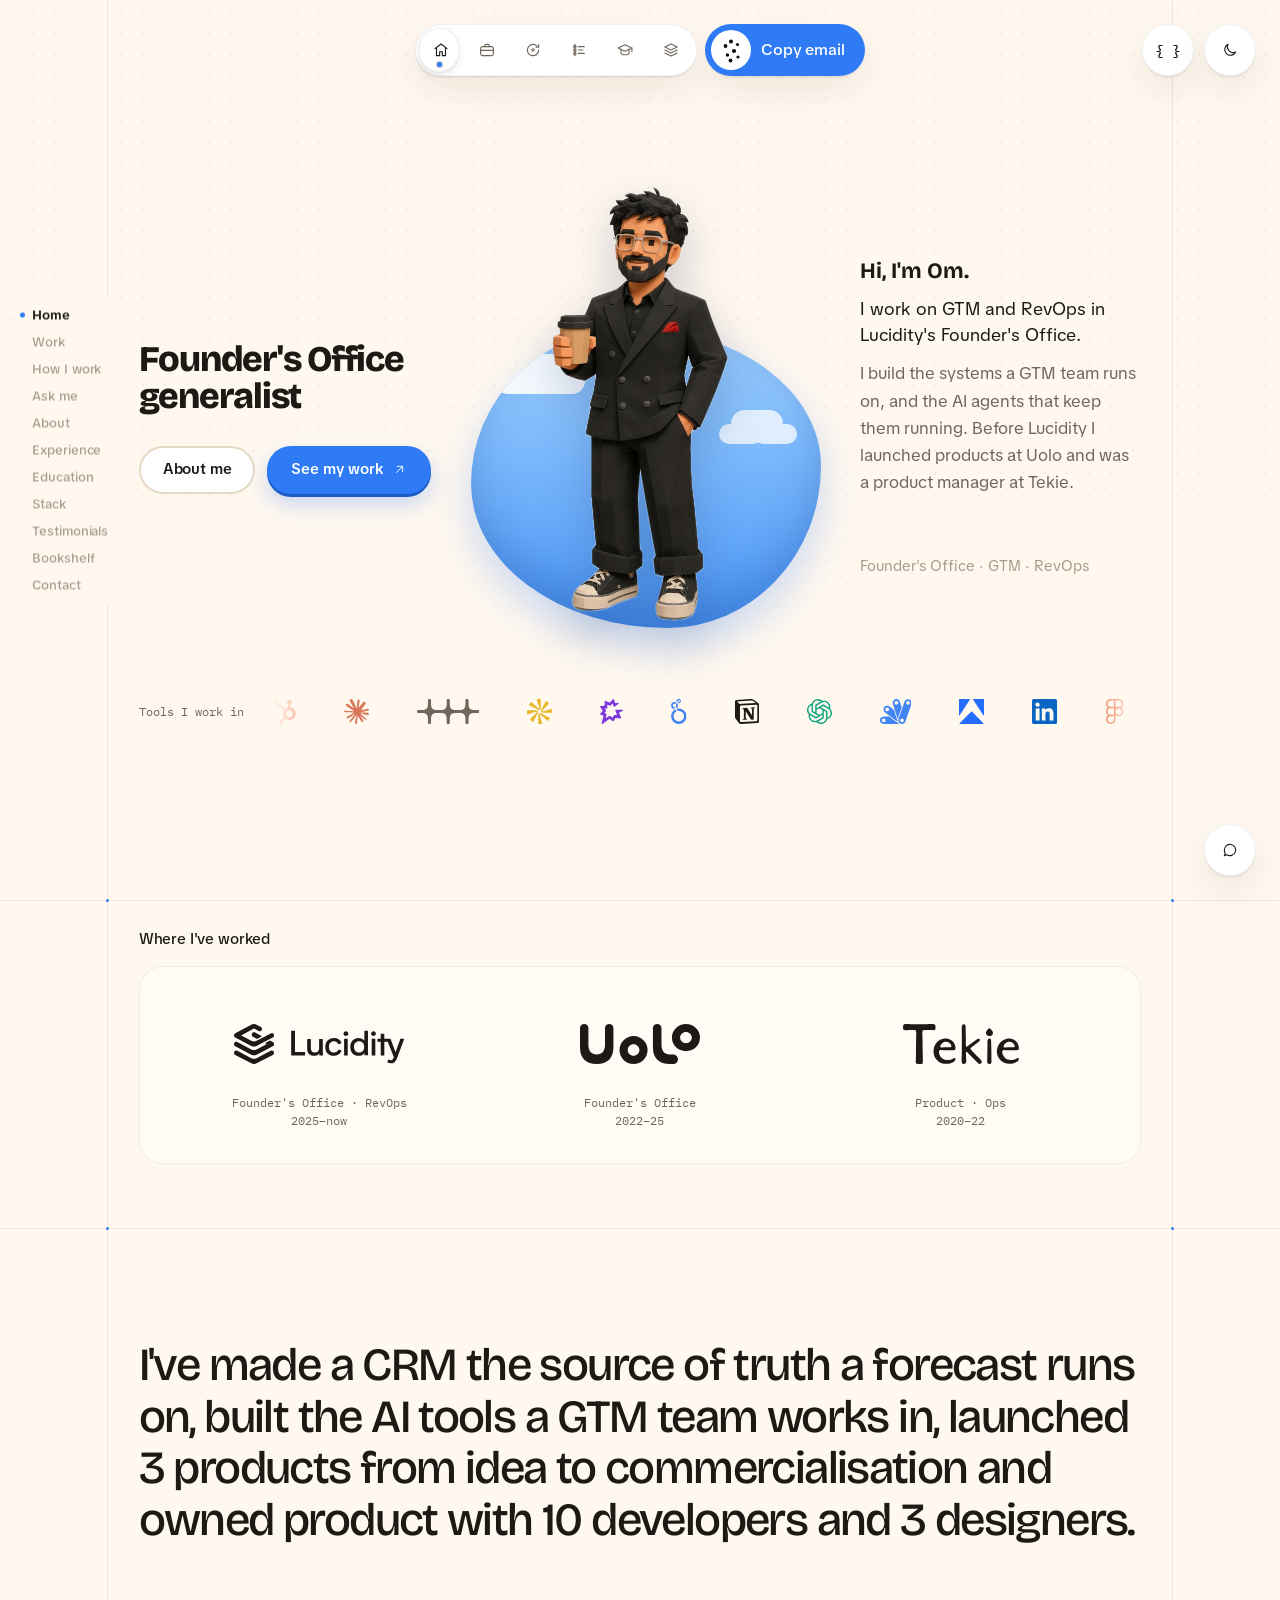
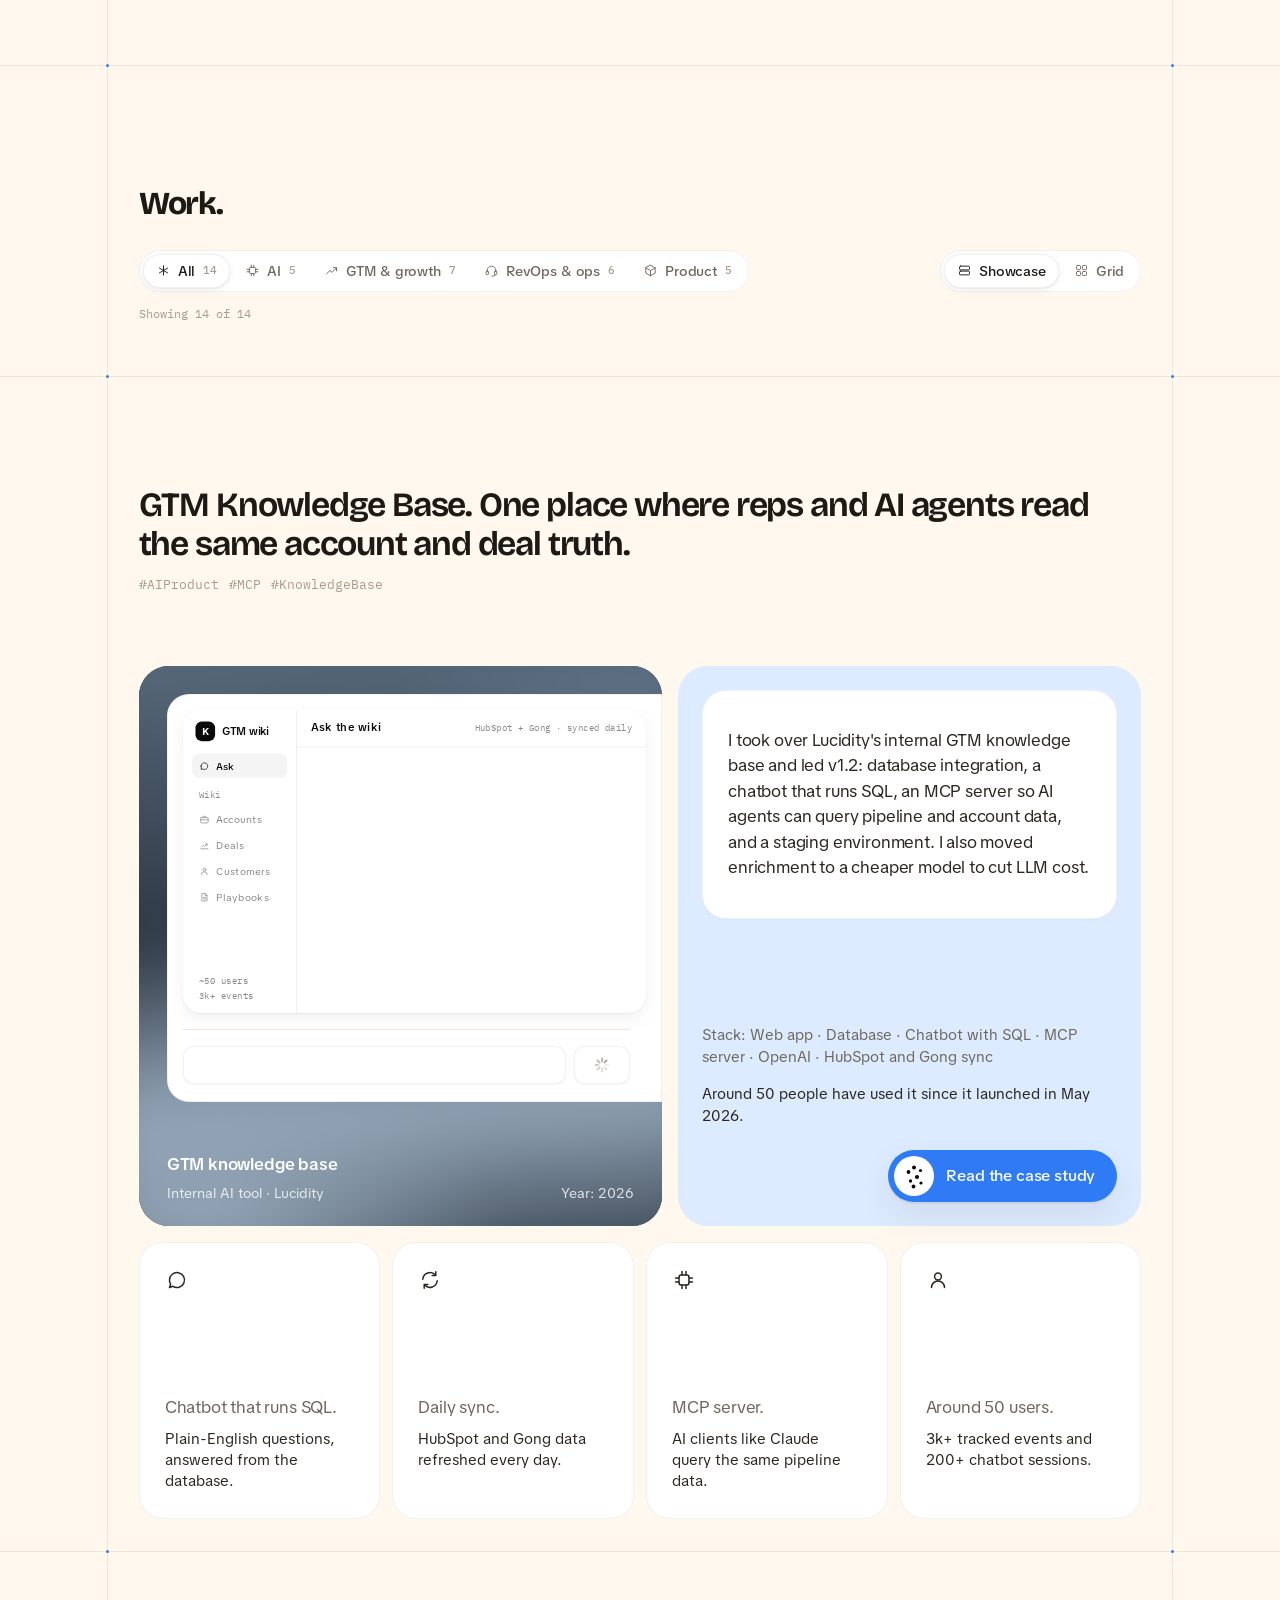
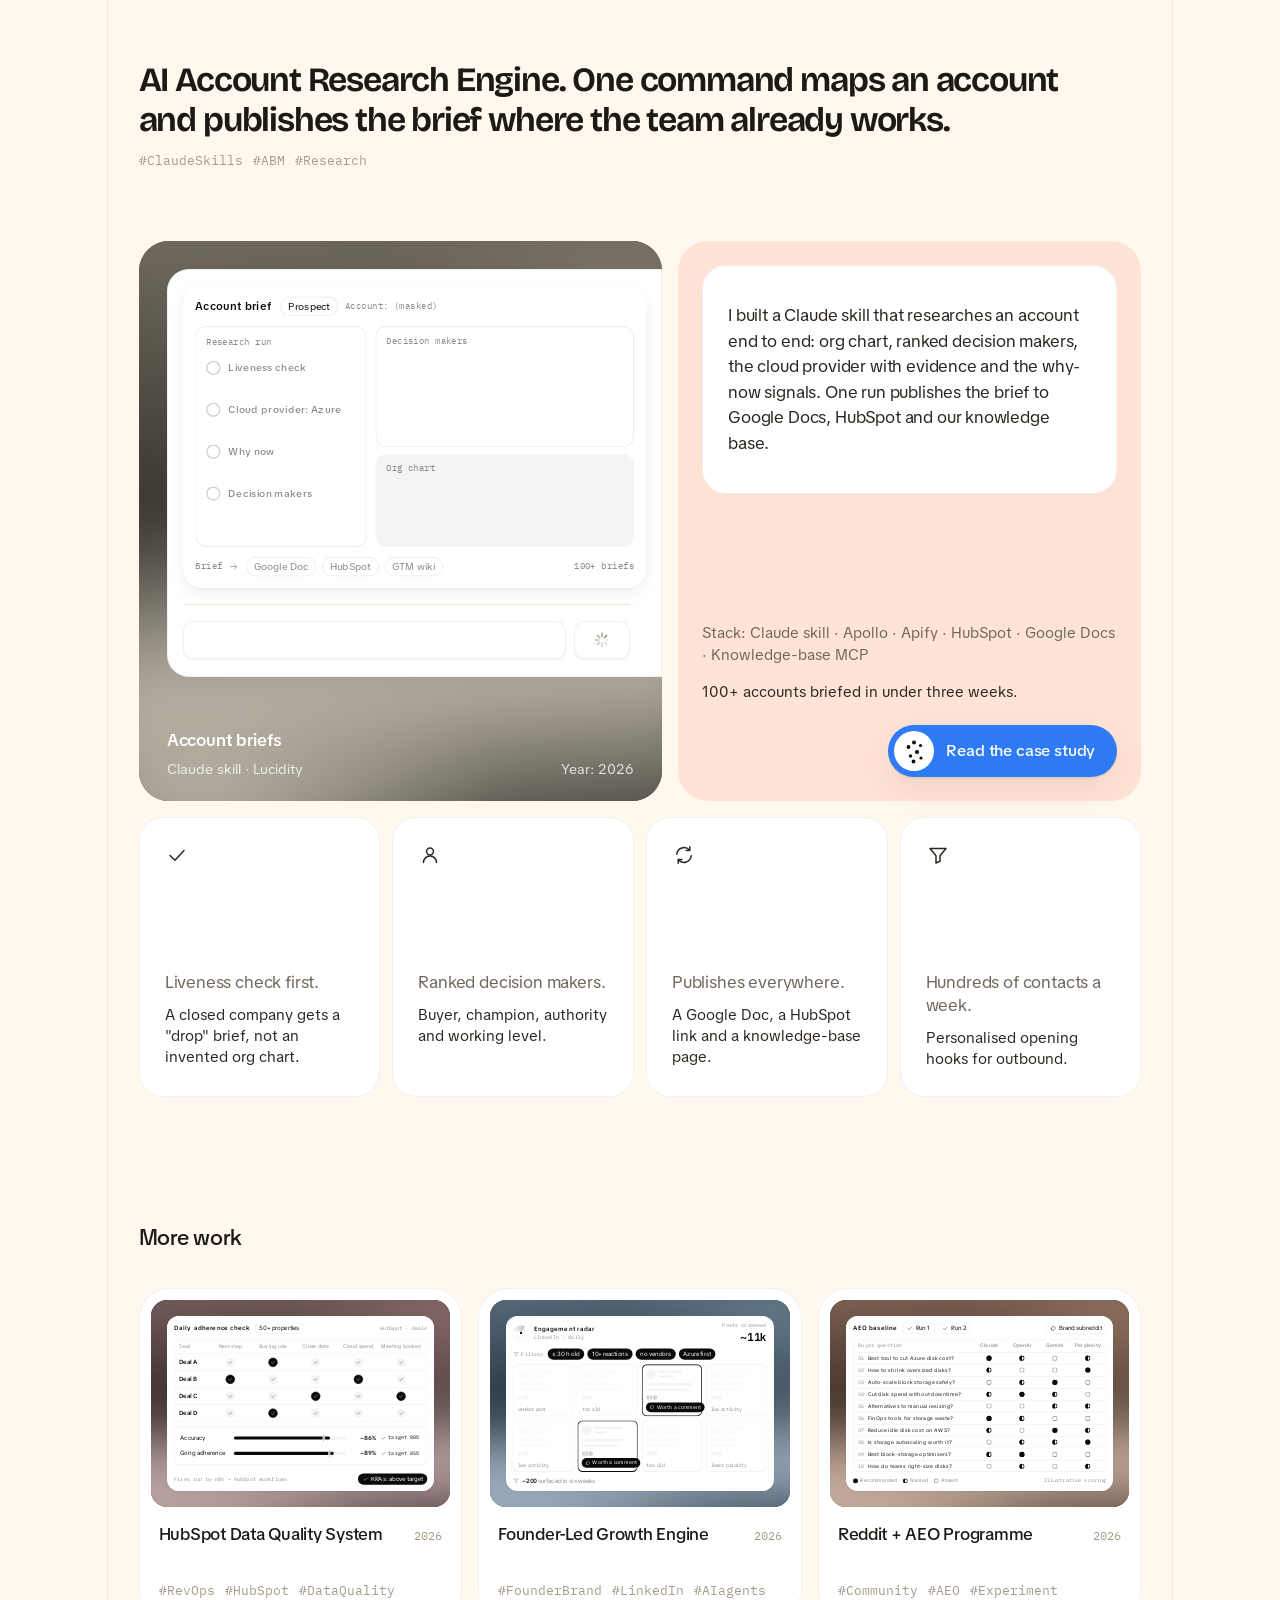
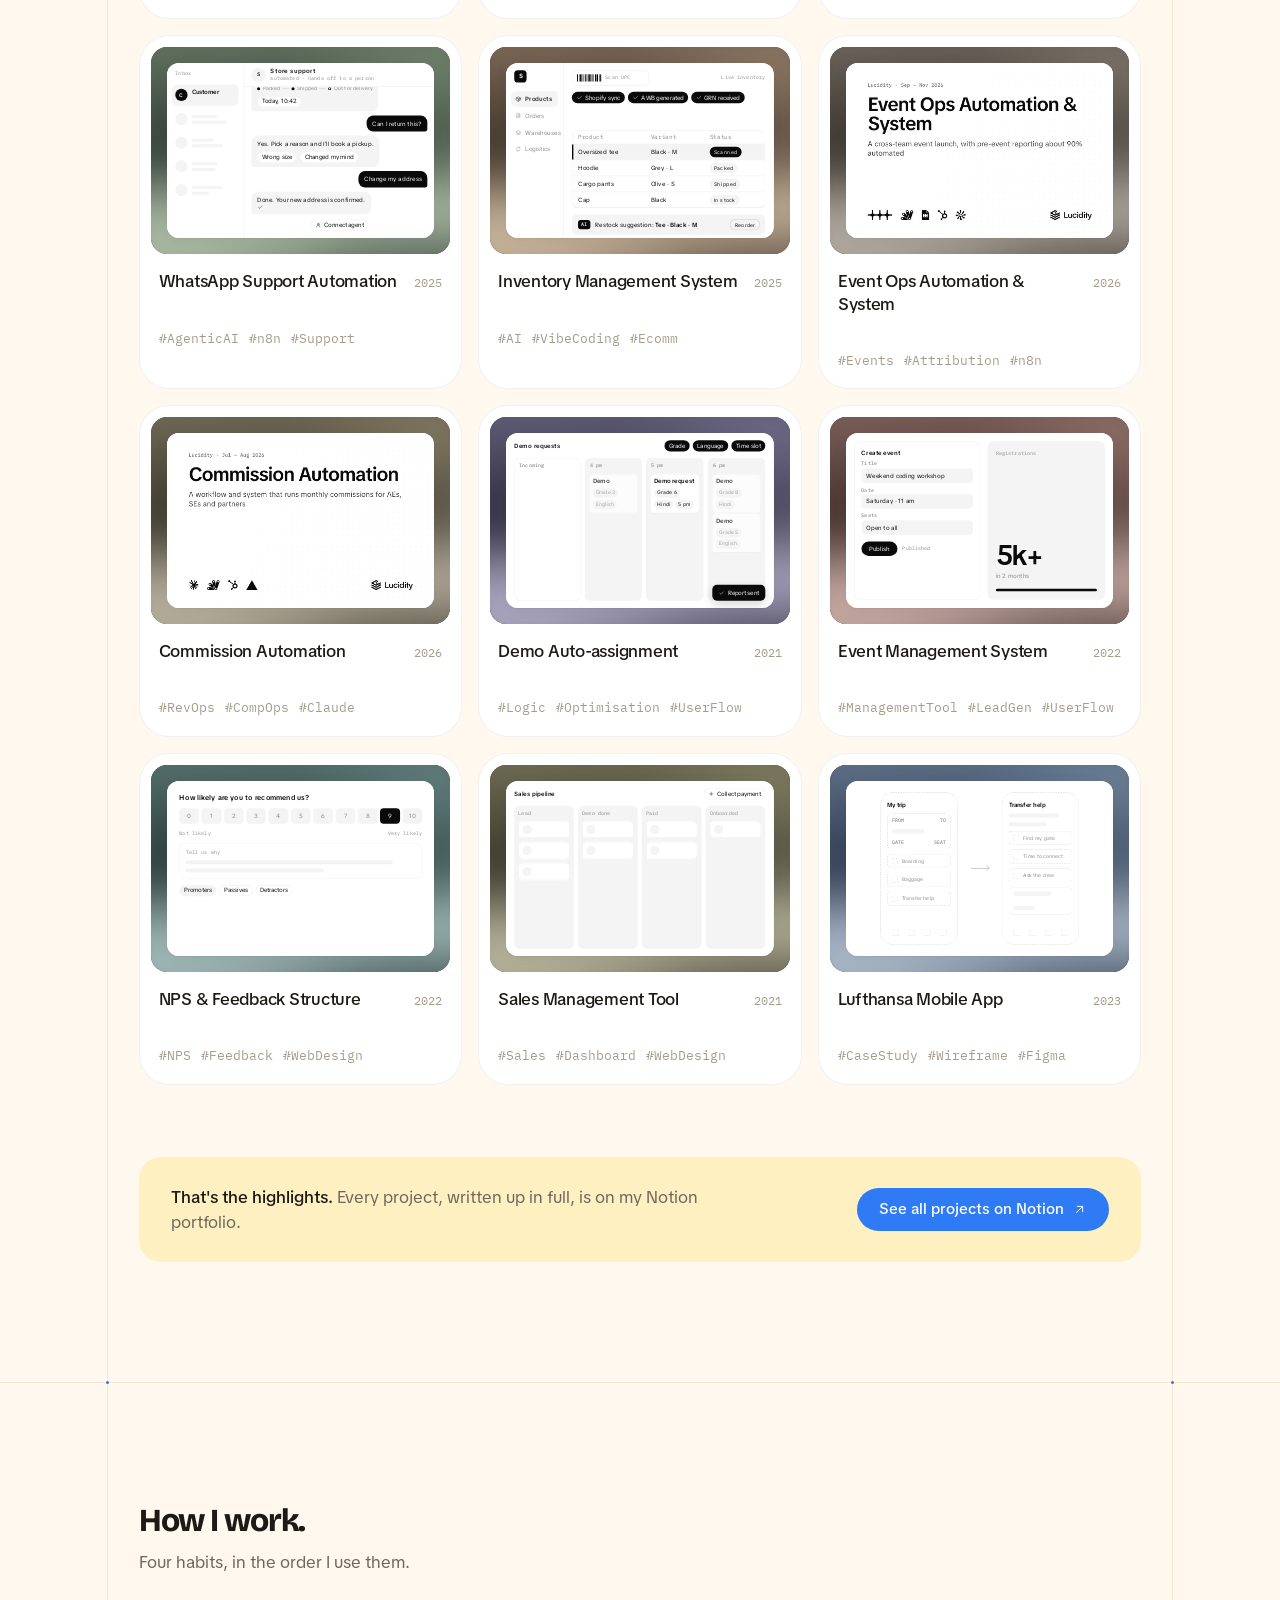
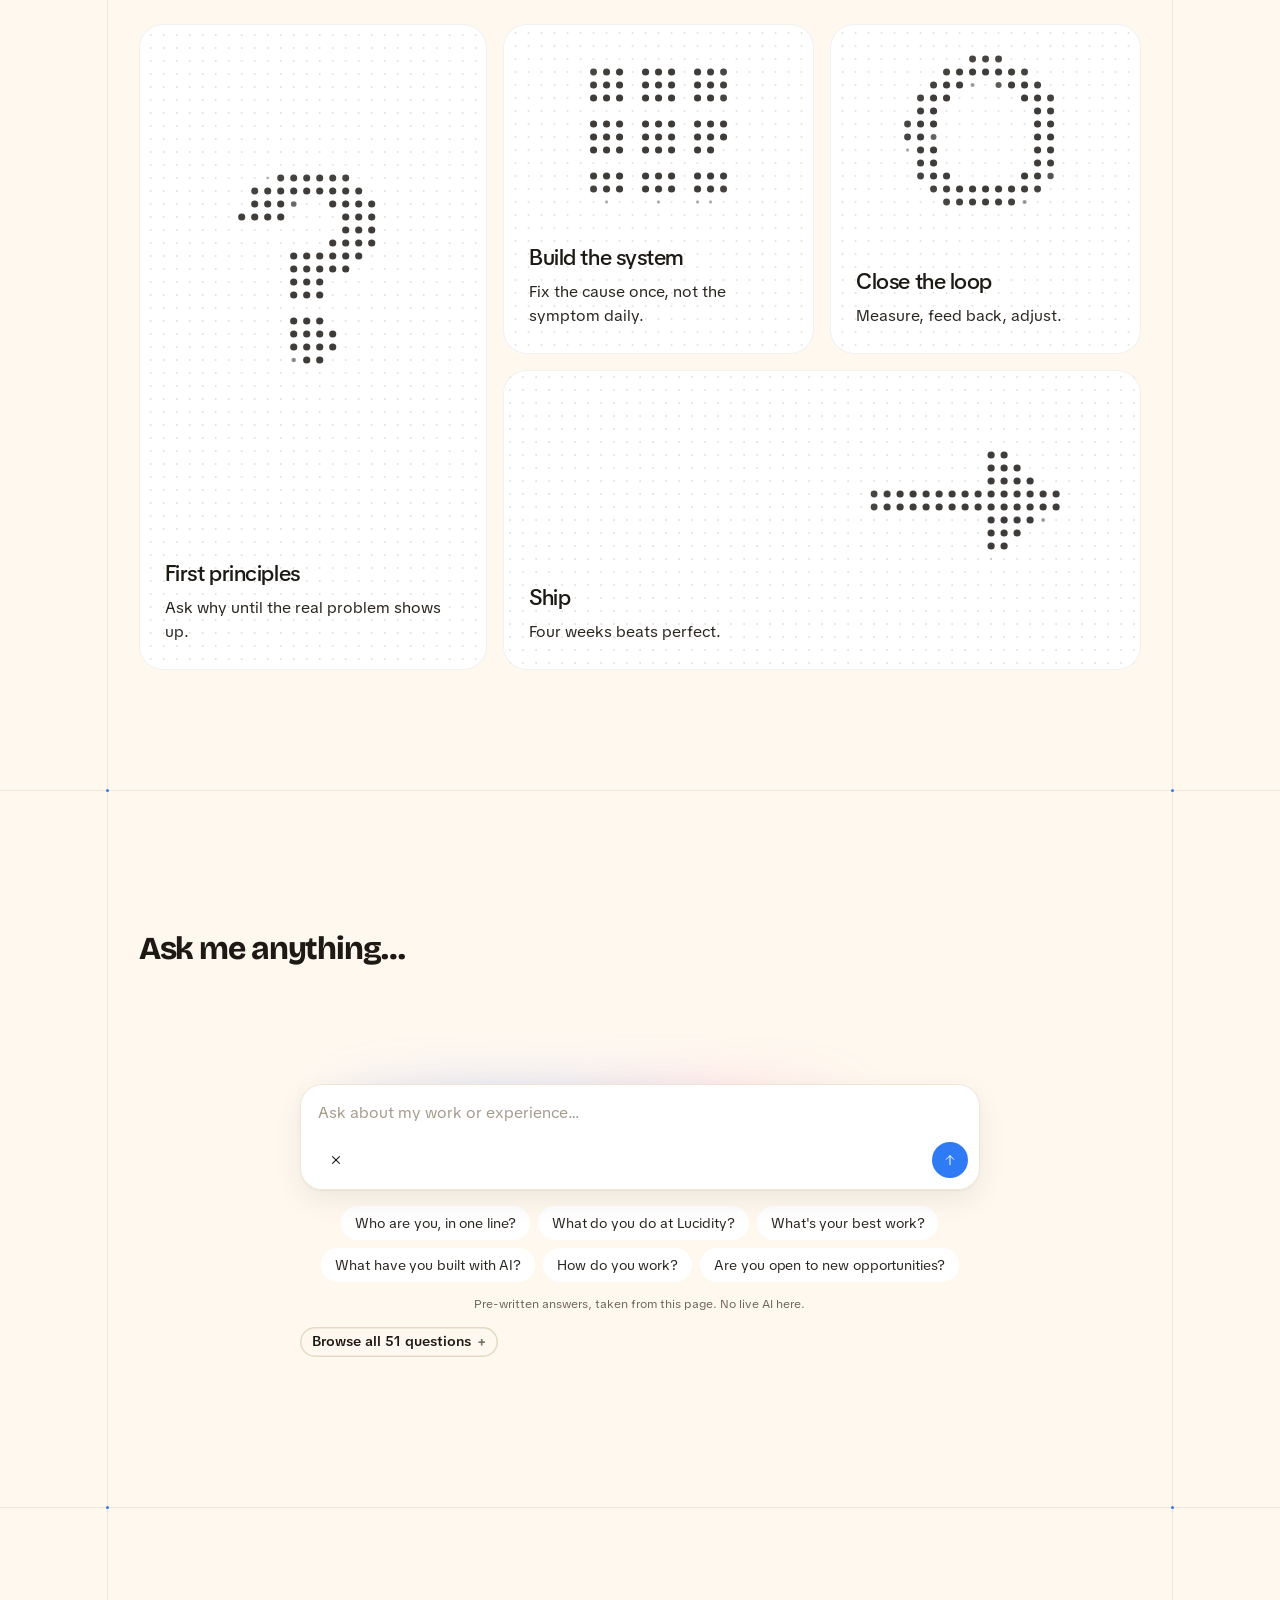
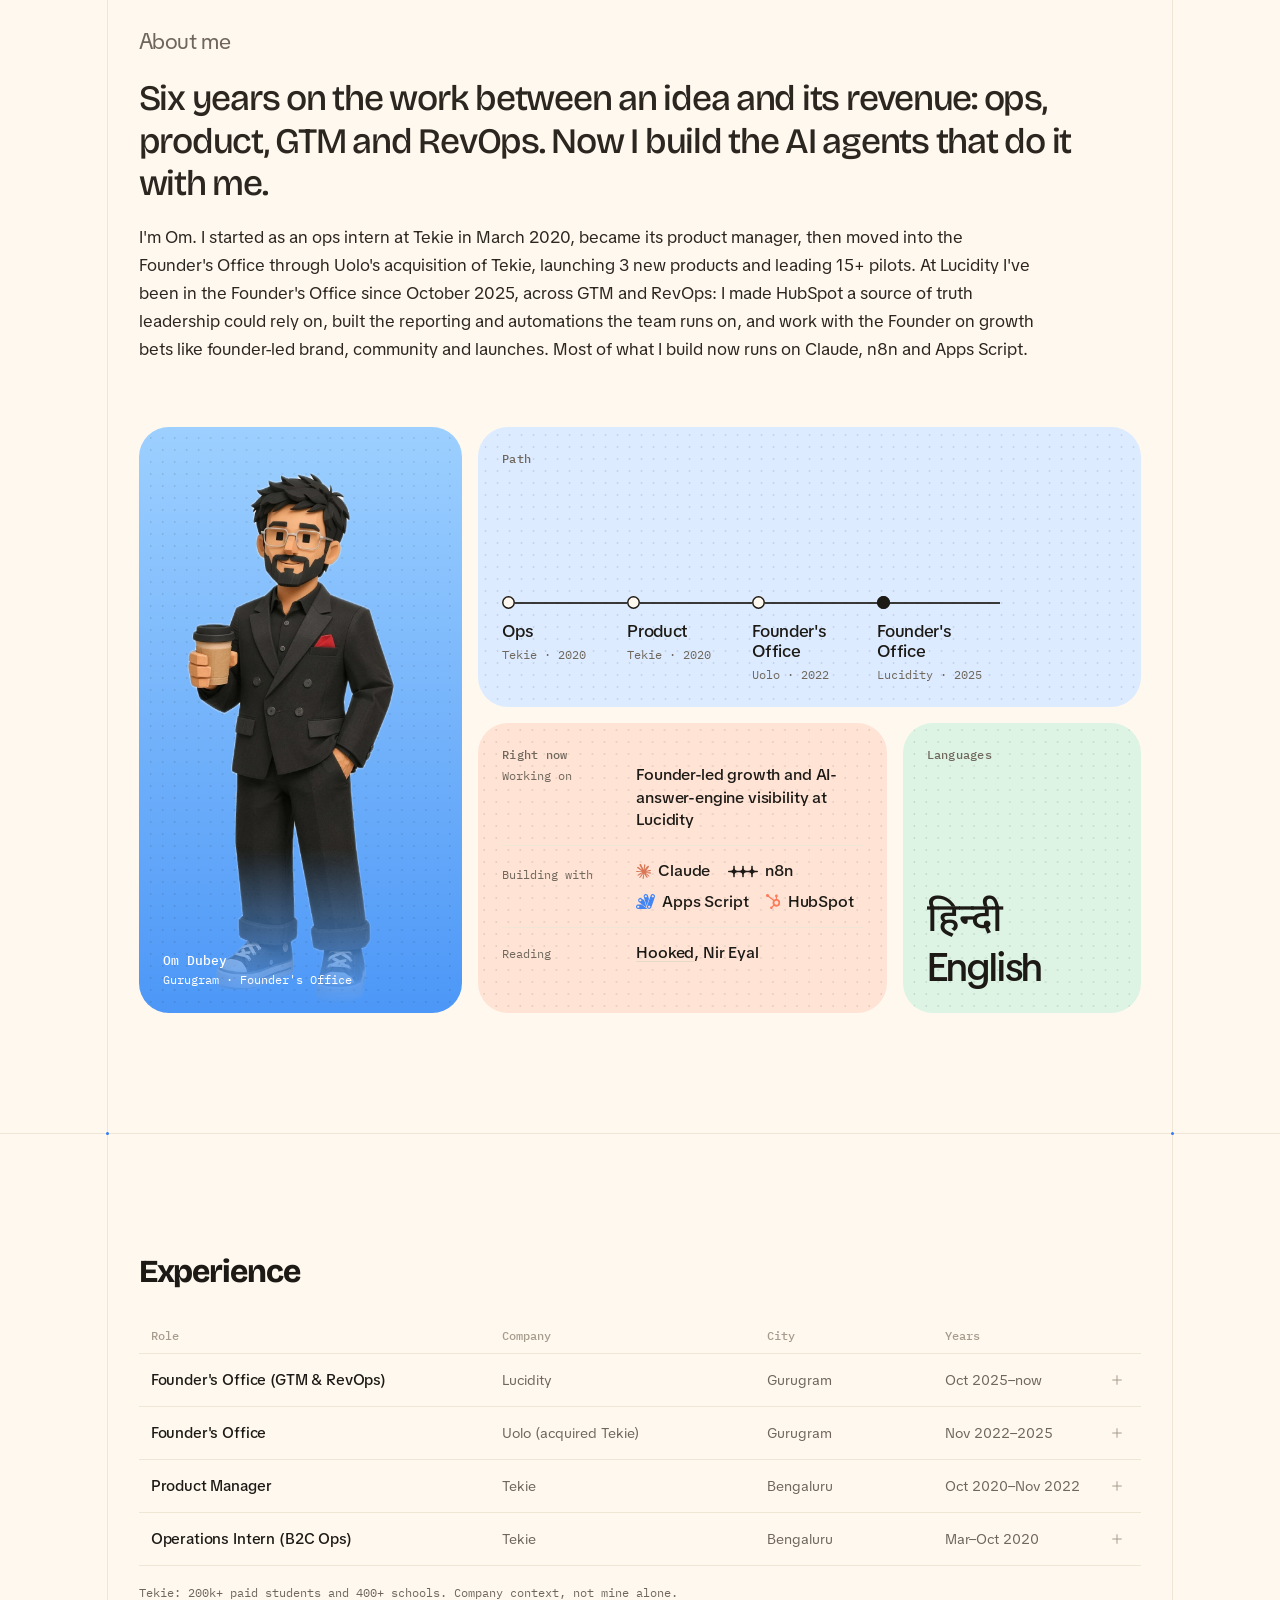
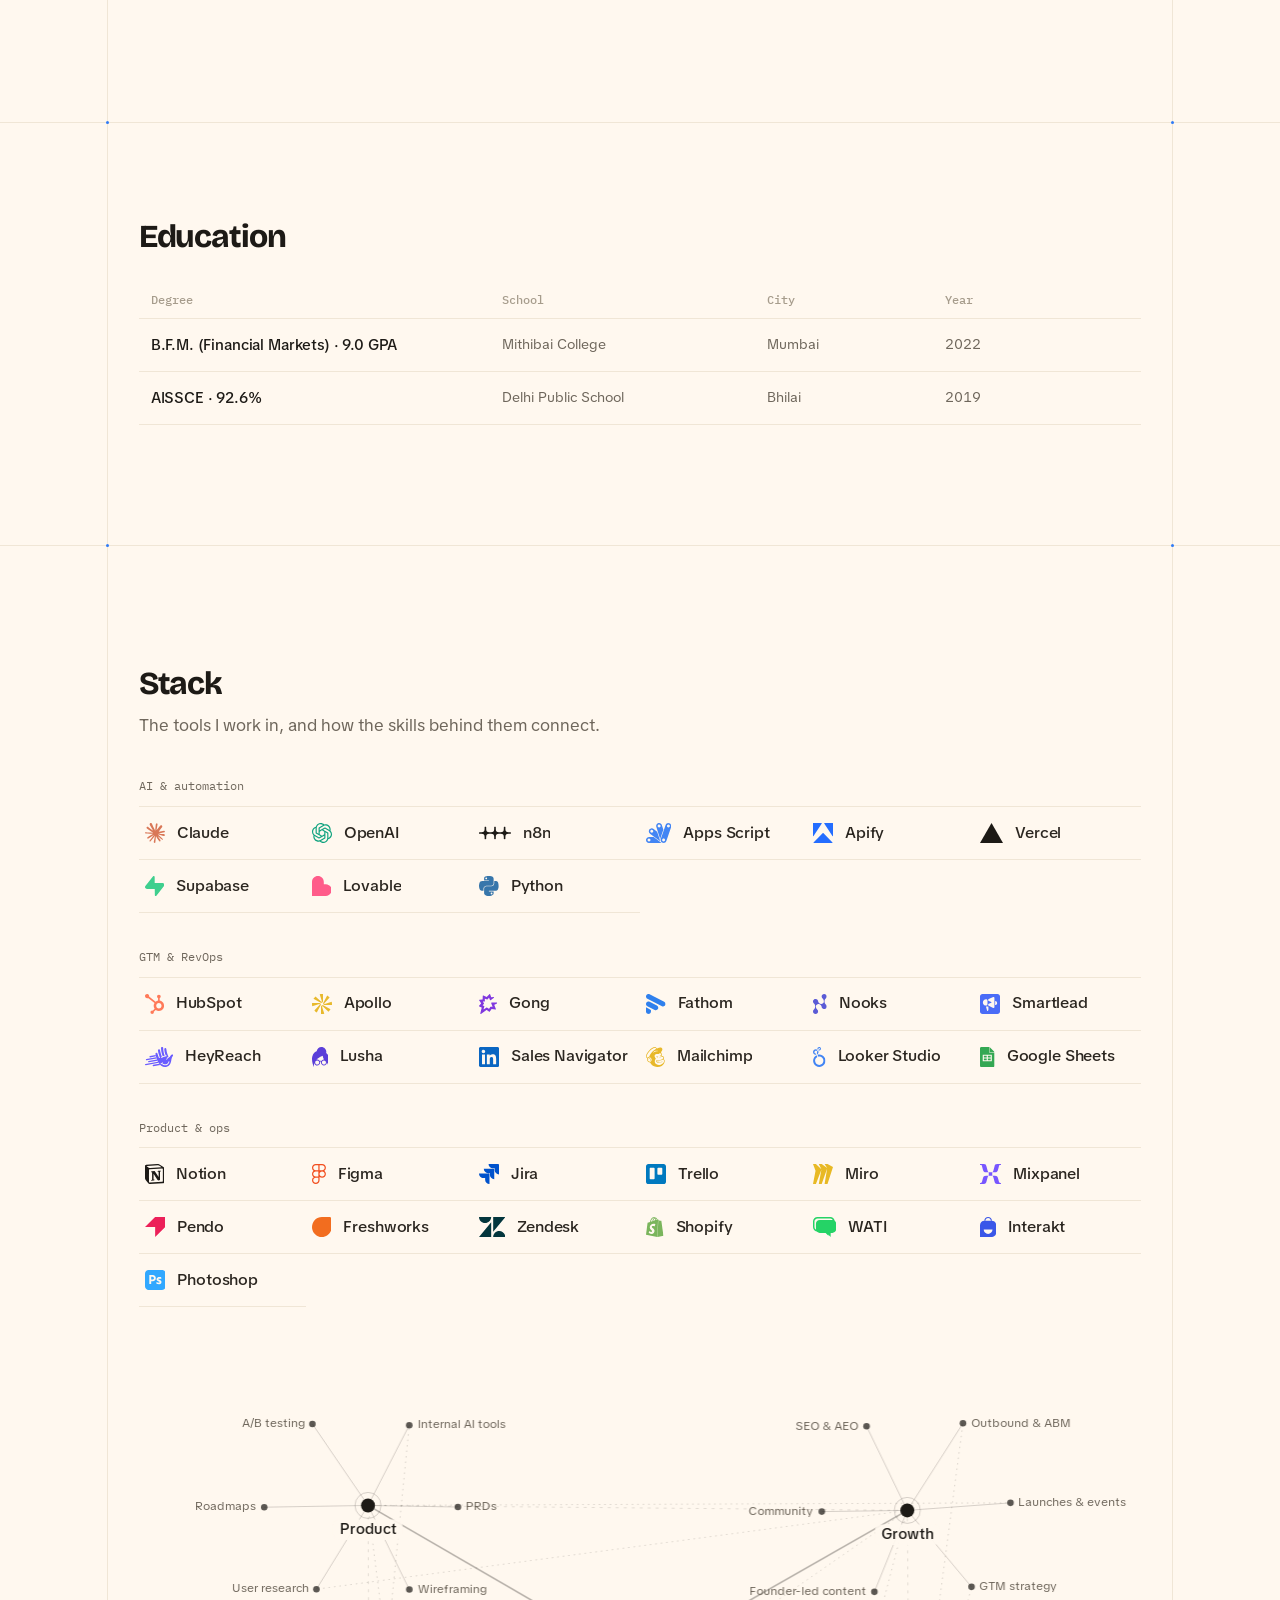
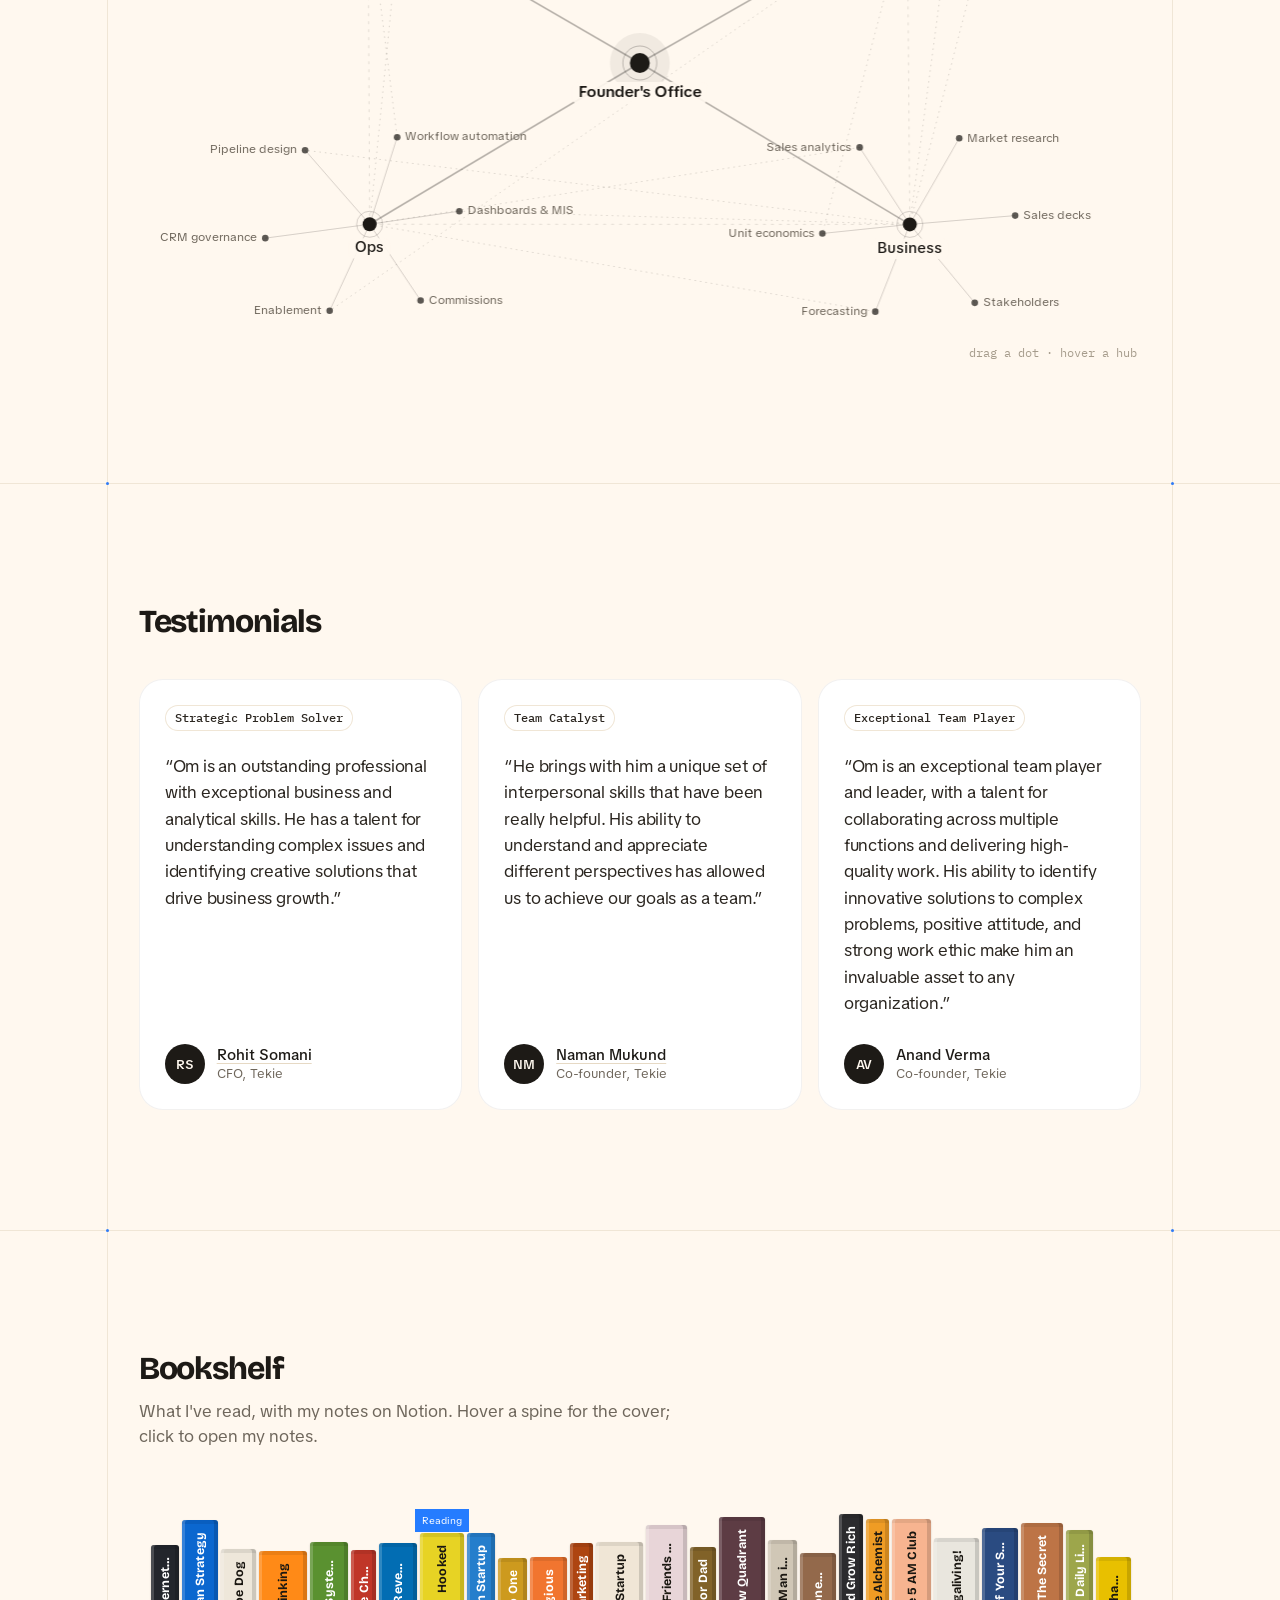
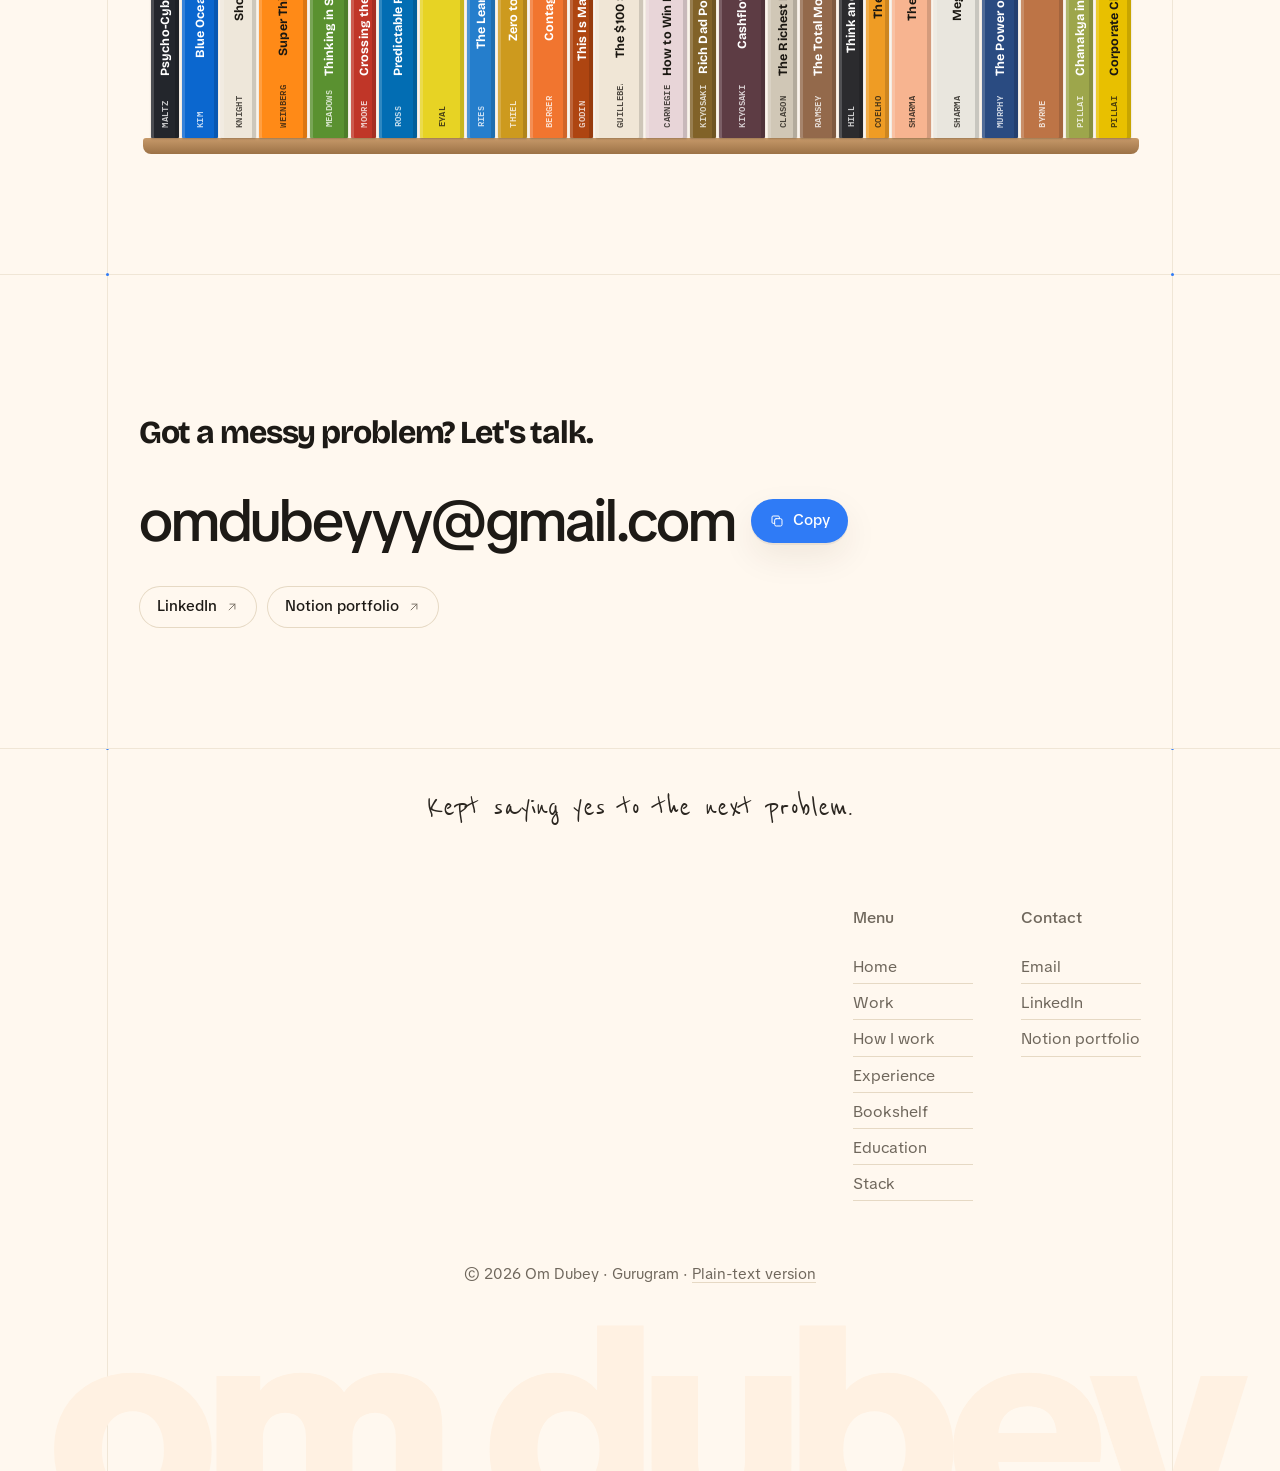
<file: index.html>
<!doctype html>
<html lang="en">
<head>
<meta charset="utf-8">
<meta name="viewport" content="width=device-width, initial-scale=1, viewport-fit=cover">
<title>Om Dubey · Founder's Office (GTM &amp; RevOps) at Lucidity</title>
<meta name="description" content="Om Dubey works in Lucidity's Founder's Office on GTM and RevOps, and builds the AI agents and automations behind them. Before: 3 products launched at Uolo, PM at Tekie.">
<meta name="author" content="Om Dubey">
<link rel="canonical" href="https://omdubey.com/">
<meta name="theme-color" content="#FFFFFF">
<meta name="color-scheme" content="light dark">
<meta property="og:type" content="profile">
<meta property="og:site_name" content="Om Dubey">
<meta property="og:title" content="Om Dubey · Founder's Office (GTM & RevOps) at Lucidity">
<meta property="og:description" content="Founder's Office, GTM and RevOps at Lucidity. I build the systems a GTM team runs on, and the AI agents that keep them running.">
<meta property="og:url" content="https://omdubey.com/">
<meta property="og:image" content="https://omdubey.com/assets/og.png">
<meta property="og:image:width" content="1200">
<meta property="og:image:height" content="630">
<meta property="og:image:alt" content="Om Dubey, Founder's Office (GTM & RevOps) at Lucidity, next to his Memoji drawn as line art">
<meta property="profile:first_name" content="Om">
<meta property="profile:last_name" content="Dubey">
<meta name="twitter:card" content="summary_large_image">
<link rel="icon" href="assets/favicon-32.png" sizes="32x32" type="image/png">
<link rel="icon" href="assets/favicon-48.png" sizes="48x48" type="image/png">
<link rel="apple-touch-icon" href="assets/apple-touch-icon.png">
<link rel="manifest" href="site.webmanifest">
<link rel="alternate" type="text/markdown" href="om-dubey.md" title="Om Dubey, as plain Markdown">
<link rel="alternate" type="text/plain" href="llms.txt" title="llms.txt: a short guide to this site for AI tools">
<script>(function(){var d=document.documentElement;d.classList.add('js');try{var t=localStorage.getItem('om-theme');if(t==='dark'||t==='light')d.setAttribute('data-theme',t)}catch(e){}if(location.hash==='#agent')d.classList.add('agent-boot')})();</script>
<link rel="preconnect" href="https://fonts.googleapis.com">
<link rel="preconnect" href="https://fonts.gstatic.com" crossorigin>
<link href="https://fonts.googleapis.com/css2?family=TikTok+Sans:wght@300..900&family=IBM+Plex+Mono:wght@400;500&family=Reenie+Beanie&family=Noto+Sans+Devanagari:wght@500&display=swap" rel="stylesheet">
<link rel="stylesheet" href="css/site.css?v=be79d8db">
<link rel="stylesheet" href="css/mini-lucidity.css?v=dc341731">
<link href="https://fonts.googleapis.com/css2?family=Bricolage+Grotesque:opsz,wght@12..96,500..800&display=swap" rel="stylesheet">
<link rel="stylesheet" href="css/look.css?v=0190949f">
<link rel="stylesheet" href="css/hero.css?v=eff17037">
<!-- build:jsonld --><script type="application/ld+json">{"@context":"https://schema.org","@type":"Person","name":"Om Dubey","url":"https://omdubey.com/","email":"mailto:omdubeyyy@gmail.com","image":"https://omdubey.com/assets/og.png","jobTitle":"Founder's Office (GTM & RevOps)","description":"Founder's Office (GTM & RevOps) at Lucidity. A GTM operator who builds AI agents and automations.","worksFor":{"@type":"Organization","name":"Lucidity","url":"https://www.lucidity.cloud/"},"address":{"@type":"PostalAddress","addressLocality":"Gurugram","addressCountry":"IN"},"alumniOf":[{"@type":"EducationalOrganization","name":"Mithibai College, Mumbai"},{"@type":"EducationalOrganization","name":"Delhi Public School, Bhilai"}],"knowsLanguage":["Hindi","English"],"knowsAbout":["PRDs","Wireframing","User research","Roadmaps","A/B testing","Internal AI tools","GTM strategy","Founder-led content","Community","SEO & AEO","Outbound & ABM","Launches & events","Forecasting","Unit economics","Sales analytics","Market research","Sales decks","Stakeholders","CRM governance","Pipeline design","Workflow automation","Dashboards & MIS","Commissions","Enablement"],"sameAs":["https://www.linkedin.com/in/om-dubey/","https://omdubeyyy.notion.site/Om-Dubey-Portfolio-5eee76b192e44b649ba657a819cf7f5f"]}</script><!-- /build:jsonld -->
<!-- Vercel Web Analytics + Speed Insights (cookieless; only on the live domain) -->
<script>(function(){if(!/(^|\.)omdubey\.com$|\.vercel\.app$/.test(location.hostname))return;window.va=window.va||function(){(window.vaq=window.vaq||[]).push(arguments)};window.si=window.si||function(){(window.siq=window.siq||[]).push(arguments)};['/_vercel/insights/script.js','/_vercel/speed-insights/script.js'].forEach(function(s){var e=document.createElement('script');e.defer=true;e.src=s;document.head.appendChild(e)})})();</script>
</head>
<body>
<a class="skip" href="#work">Skip to the work</a>
<div class="scrim" id="scrim" aria-hidden="true"></div>

<!-- build:logos --><svg width="0" height="0" style="position:absolute" aria-hidden="true" focusable="false"><symbol id="lg-apify" viewBox="78.2 78.2 923.6 923.6"><path fill="currentColor" d="M607.9 78.2h379.9c7.7 0 14 6.3 14 14v580.6c0 13.9-18.1 19.3-25.7 7.7l-379.9-580.6c-6.1-9.3.5-21.7 11.7-21.7z"/><path fill="currentColor" d="M472.1 78.2h-379.9c-7.7 0-14 6.3-14 14v580.6c0 13.9 18.1 19.3 25.7 7.7l379.9-580.6c6.1-9.3-.5-21.7-11.7-21.7z"/><path fill="currentColor" d="M533.5 543.1l-431.6 434.8c-8.8 8.9-2.5 23.9 9.9 23.9h856.7c12.4 0 18.7-14.9 10-23.8l-425.1-434.8c-5.4-5.6-14.4-5.7-19.9-.1z"/></symbol><symbol id="lg-apollo" viewBox="0 0 303 303"><path fill="currentColor" d="M166.4 111l-.1-110.3c-4.9-.4-9.8-.7-14.8-.7-12.1 0-23.9 1.4-35.2 4.1l33.6 105.9c1.9 5.9-5.4 10.5-10 6.3l-86.6-80.1c-12.3 10.5-22.9 22.9-31.4 36.8l110.5 58.4c15.4 8.1 34-3 34-20.4z"/><path fill="currentColor" d="M136.3 192.6v109.6c5 .5 10.1.8 15.2.8 12 0 23.6-1.4 34.8-4l-33.5-105.5c-1.9-5.9 5.3-10.5 9.9-6.3l86.6 80c12.3-10.4 23-22.8 31.4-36.6l-110.5-58.5c-15.4-8.1-33.9 3.1-33.9 20.5z"/><path fill="currentColor" d="M186.8 140.4l80.2-86.9c-10.4-12.3-22.8-23-36.7-31.4l-58.6 110.8c-8.2 15.4 3 33.9 20.4 33.9h110.1c.5-5.1.8-10.1.8-15.3 0-12-1.4-23.6-4-34.8l-105.9 33.6c-6 1.9-10.6-5.3-6.3-9.9z"/><path fill="currentColor" d="M110.5 136.7l-109.8.1c-.4 4.8-.7 9.7-.7 14.7 0 12.1 1.4 23.9 4.1 35.2l105.4-33.5c6-1.9 10.6 5.4 6.3 10l-79.8 86.3c10.4 12.3 22.8 22.9 36.6 31.4l58.3-110.3c8.2-15.4-3-33.9-20.4-33.9z"/></symbol><symbol id="lg-appsscript" viewBox="-0.01 2.53 24.01 18.94"><path fill="currentColor" d="M12.36 2.54c-.12 0-.25.01-.37.02-.61.1-1.16.39-1.59.83-.56.58-.82 1.11-.78 1.94 0 .27.2 1.03.28 1.28 1.11 3.54 2.09 6.75 3.26 10.28 .08.24.16.48.26.72 .02.04.04.04.05-.01 .08-.3.18-.61.29-.94 .9-2.58 1.77-5.14 2.64-7.7 .02-.07.02-.15 0-.22-.48-1.53-.97-3.05-1.49-4.57-.16-.36-.4-.68-.71-.93-.54-.46-1.16-.7-1.84-.7zm9.08.12c-1.27-.14-2.46.62-2.88 1.82l-4.57 13.29c-.49 1.43.26 2.99 1.69 3.48l.12.04c1.43.49 2.99-.27 3.48-1.69l4.57-13.29c.24-.69.19-1.44-.13-2.09-.32-.65-.88-1.15-1.56-1.39-.24-.1-.51-.12-.72-.17zm-9.06 1.3c.5-.01.98.25 1.24.69 .25.43.25.98 0 1.41-.26.44-.74.7-1.24.69-.78 0-1.4-.62-1.4-1.39 0-.77.62-1.4 1.4-1.4zm8.8.07c.51-.01.99.25 1.25.69 .26.44.26.98 0 1.42-.26.44-.74.71-1.25.69-.76-.02-1.36-.64-1.36-1.4 0-.76.6-1.38 1.36-1.4zm-15.76 3.57c-.16.01-.31.03-.47.06-.49.08-.96.29-1.34.62-.54.46-.87 1.13-.92 1.84-.02.21-.02.43 0 .64 .05.57.28 1.11.67 1.52 .22.24.47.46.74.65 3.04 2.21 6.08 4.43 9.1 6.67 .05.03.11.06.16.09 .03-.05.03-.1.01-.17-.1-.36-.2-.72-.32-1.07-.69-2.08-1.36-4.16-2.02-6.25-.16-.49-.32-.99-.5-1.48-.96-.84-2.07-1.6-3.02-2.3-.4-.33-.86-.57-1.36-.72-.24-.07-.48-.1-.73-.09zm.02 1.43c.5 0 .96.27 1.21.7 .25.43.25.96 0 1.4-.25.43-.71.7-1.21.69-.77 0-1.4-.62-1.4-1.39 0-.78.63-1.4 1.4-1.4zm-2.46 6.79c-.73 0-1.37.2-1.93.62-.46.37-.8.88-.95 1.45-.09.34-.12.69-.09 1.04 .06.59.3 1.15.7 1.59 .66.57 1.26.85 2 .94 1.42 0 2.84-.01 4.26-.02h.42c2.28 0 4.51 0 6.71 0 .14.01.27.01.39-.01 .06 0 .09-.03.09-.07-.27-.23-.55-.45-.84-.66-2.2-1.58-4.39-3.19-6.57-4.81-.04-.03-.08-.05-.14-.05-1.34 0-2.69-.01-4.05-.02zm-.19 1.42c.51-.01.99.25 1.25.69 .26.44.26.98 0 1.42-.26.44-.74.71-1.25.69-.76-.02-1.36-.64-1.36-1.4 0-.76.6-1.38 1.36-1.4zm13.87 0c.78 0 1.4.63 1.4 1.4 0 .77-.62 1.4-1.4 1.4-.77 0-1.4-.63-1.4-1.4 0-.77.63-1.4 1.4-1.4z"/></symbol><symbol id="lg-claude" viewBox="0 0 24 24"><path fill="currentColor" d="M4.71 15.96l4.72-2.65 .08-.23-.08-.13h-.23l-.79-.05-2.69-.07-2.34-.1-2.27-.12-.57-.12-.53-.71 .05-.35 .48-.32 .69.06 1.52.1 2.27.16 1.66.1 2.44.25h.39l.06-.15-.14-.1-.1-.1-2.36-1.59-2.55-1.69-1.33-.97-.73-.5-.36-.46-.16-1 .66-.73 .88.06 .22.06 .9.69 1.9 1.48 2.49 1.83 .37.3 .14-.1 .02-.07-.16-.28-1.36-2.44-1.44-2.49-.65-1.03-.17-.62c-.06-.26-.1-.47-.1-.73l.75-1.02 .41-.13 1 .13 .41.37 .62 1.41 1.01 2.23 1.55 3.03 .45.9 .25.83 .09.26h.16v-.15l.12-1.71 .24-2.09 .23-2.7 .08-.76 .38-.91 .74-.49 .59.28 .48.69-.07.44-.29 1.85-.55 2.9-.37 1.95h.21l.25-.25 .98-1.3 1.65-2.07 .73-.81 .85-.91 .55-.43h1.03l.76 1.13-.34 1.16-1.06 1.35-.89 1.14-1.26 1.7-.79 1.36 .08.11 .18-.02 2.86-.6 1.54-.28 1.84-.32 .83.39 .09.4-.33.8-1.96.49-2.31.46-3.44.81-.04.03 .05.07 1.55.14 .66.04h1.62l3.02.22 .79.52 .47.64-.08.49-1.21.62-1.64-.39-3.83-.91-1.31-.33h-.18v.11l1.09 1.07 2.01 1.81 2.5 2.33 .13.57-.32.46-.34-.05-2.2-1.66-.85-.74-1.93-1.62h-.13v.17l.45.65 2.34 3.52 .12 1.08-.17.35-.61.21-.66-.12-1.38-1.92-1.41-2.17-1.14-1.94-.14.08-.68 7.25-.31.37-.73.28-.61-.46-.32-.75 .32-1.47 .39-1.93 .32-1.53 .28-1.9 .17-.63-.01-.04-.14.02-1.43 1.96-2.18 2.95-1.73 1.84-.41.17-.71-.37 .06-.66 .4-.59 2.39-3.04 1.44-1.88 .93-1.09-.01-.16h-.05l-6.34 4.12-1.13.15-.49-.46 .06-.75 .23-.24 1.91-1.31z"/></symbol><symbol id="lg-fathom" viewBox="0.9 0 149.9 153"><path fill="currentColor" d="M.9 102.3v31.5c0 8.2 5.2 15.7 12.9 18.2 13.1 4.2 25.1-5.7 25.1-18.4v-11.9l-38-19.4z"/><path fill="currentColor" d="M131.9 95.8c-2.9 0-5.8-.7-8.5-2.1l-111.6-56.7c-9.2-4.7-13.5-16.1-9.2-25.6 4.5-10 16.2-14.2 25.8-9.3l111.5 56.7c9.4 4.8 13.7 16.7 9 26.3-3.3 6.7-10 10.7-17 10.7z"/><path fill="currentColor" d="M75.9 124.4c-2.9 0-5.8-.6-8.5-2l-55.6-28.3c-9.2-4.7-13.5-16-9.2-25.6 4.5-10 16.2-14.1 25.8-9.2l55.5 28.2c9.4 4.8 13.7 16.7 9 26.2-3.3 6.8-10 10.7-17 10.7z"/></symbol><symbol id="lg-figma" viewBox="3.65 0 16.7 24"><path fill="currentColor" d="M15.85 8.98h-4.59v-8.98h4.59c2.48 0 4.49 2.01 4.49 4.49 0 2.48-2.01 4.49-4.49 4.49zm-3.11-1.47h3.11c1.67 0 3.02-1.36 3.02-3.02 0-1.66-1.35-3.02-3.02-3.02h-3.11v6.04zm0 1.47h-4.59c-2.48 0-4.49-2.01-4.49-4.49 0-2.48 2.01-4.49 4.49-4.49h4.59v8.98zm-4.59-7.51c-1.67 0-3.02 1.36-3.02 3.02 0 1.66 1.35 3.02 3.02 3.02h3.11v-6.04h-3.11zm4.59 15.02h-4.59c-2.48 0-4.49-2.01-4.49-4.49 0-2.48 2.01-4.49 4.49-4.49h4.59v8.98zm-4.59-7.51c-1.67 0-3.02 1.36-3.02 3.02 0 1.66 1.35 3.02 3.02 3.02h3.11v-6.04h-3.11zm.02 15.02c-2.49 0-4.51-2.01-4.51-4.49 0-2.48 2.01-4.49 4.49-4.49h4.59v4.44c0 2.5-2.05 4.54-4.57 4.54zm-.02-7.51c-1.67 0-3.02 1.35-3.02 3.02 0 1.66 1.36 3.02 3.04 3.02 1.71 0 3.1-1.38 3.1-3.07v-2.97h-3.12zm7.7 0h-.1c-2.47 0-4.49-2.01-4.49-4.49 0-2.48 2.02-4.49 4.49-4.49h.1c2.48 0 4.49 2.01 4.49 4.49 0 2.48-2.01 4.49-4.49 4.49zm-.09-7.51c-1.67 0-3.02 1.36-3.02 3.02 0 1.66 1.35 3.02 3.02 3.02h.09c1.67 0 3.02-1.36 3.02-3.02 0-1.66-1.35-3.02-3.02-3.02h-.09z"/></symbol><symbol id="lg-freshworks" viewBox="2 10.21 19.83 20.1"><path fill="currentColor" d="M11.94 10.23c2.05-.01 4.1 0 6.15 0 1.16 0 2.22-.14 3.08.81 .71.79.65 1.63.65 2.62v3.39 2.2c0 1.26-.02 2.45-.35 3.67-1.15 4.21-5.02 7.39-9.43 7.39-1.42 0-2.79-.27-4.09-.84-4.99-2.19-7.22-8-5.2-13.03 .56-1.38 1.42-2.6 2.5-3.61 .83-.77 1.81-1.41 2.86-1.84 1.22-.5 2.51-.76 3.83-.76z"/></symbol><symbol id="lg-gong" viewBox="0 0.57 37.88 40.86"><path fill="currentColor" d="M36.98 18.06h-11.13c-.62 0-1.09.68-.89 1.23l2.66 6.89c.14.27-.13.61-.47.61l-3.42-.2c-.14 0-.27.07-.41.2l-2.59 3.76c-.14.2-.41.27-.69.13l-3.96-2.66c-.14-.14-.34-.14-.55 0l-5.46 3.69c-.34.27-.82-.07-.68-.48l1.57-5.46c.07-.21-.07-.48-.27-.55l-2.87-1.16c-.28-.13-.41-.47-.21-.68l2.53-3.14c.14-.14.14-.41 0-.55l-2.12-3.07c-.2-.27 0-.68.34-.68l3.35-.27c.27 0 .41-.21.41-.48l-.27-4.64c0-.34.34-.55.61-.48l4.1 1.71c.2.07.41 0 .55-.14l2.86-3.14c.21-.27.62-.2.76.14l1.7 4.37c.21.54.89.75 1.37.41l6.69-4.99c.75-.54.28-1.77-.68-1.63l-4.3.54c-.21 0-.41-.07-.48-.27l-2.32-5.94c-.28-.61-1.03-.75-1.51-.27l-5.05 5.46c-.14.13-.34.2-.55.13l-6.62-2.79c-.62-.28-1.23.13-1.3.82l-.27 6.82c0 .27-.21.41-.41.41l-6.08.41c-.68.07-1.09.82-.68 1.43l4.03 5.94c.13.14.13.41 0 .55l-4.1 4.71c-.34.34-.14 1.09.41 1.29l4.71 2.05c.2.07.34.34.27.55l-3 11.67c-.21.82.75 1.43 1.43.95l11.27-8.05c.14-.14.34-.14.55 0l5.12 3.62c.41.27 1.03.2 1.3-.28l3.21-4.91c.07-.14.27-.21.41-.21l7.65.96c.61.07 1.23-.41 1.02-1.02l-3.21-8.26c-.07-.21 0-.48.28-.62l5.8-2.73c.82-.41.55-1.7-.41-1.7z"/></symbol><symbol id="lg-googlesheets" viewBox="3.27 0 17.46 24"><path fill="currentColor" d="M11.32 12.54h-3.41v-1.9h3.41v1.91zm3.41-12.54v6h6l-6-6zm1.36 10.64h-3.41v1.91h3.41v-1.91zm0 3.27h-3.41v1.91h3.41v-1.91zm4.64-7.41v15.86c0 .91-.73 1.64-1.64 1.64h-14.18c-.9 0-1.64-.73-1.64-1.64v-20.72c0-.91.73-1.64 1.64-1.64h9.32v6.5h6.5zm-3.28 2.77h-10.91v7.91h10.91v-7.91zm-6.13 4.64h-3.41v1.91h3.41v-1.91z"/></symbol><symbol id="lg-heyreach" viewBox="6.8 6.8 188.1 133"><path fill="currentColor" d="M138.1 64.2c-6.7-15.8-9-30.6-9.7-40.9v-.1c-.2-2.9-.4-6-.5-9.3-.1-2-1-3.9-2.5-5.2-1.6-1.4-3.5-2-5.6-1.8-3.8.4-6.7 3.7-6.5 7.6 .8 27.3 9.4 48.5 11.7 53.7 4.2-1.9 8.6-3.1 13.1-3.9v-.1z"/><path fill="currentColor" d="M194.8 59.5c-.1-.7-1.4-2-3.9-2.4-1.6-.3-3.4-.1-5 .4-3.7 1.3-6.8 4.2-9.2 7.2-1.2 1.4-2.2 2.9-3.2 4.5-.4.7-.8 1.4-1.2 2-.5.9-.9 2-1.6 2.7-.5.7-1.4 1-2.2 1.3-.8.4-1.6.7-2.3 1.1-1.6.8-3 1.8-4.4 2.8-3.7 2.9-6.8 6.7-8.7 11-.9 3.2-5.3 2.2-4.5-1 .6-2.3 1.6-4.4 2.8-6.5 2.8-5 7-9.2 12-12.2-4-7-12.8-25.1-14.7-50-.3-3.6-3.4-6.3-7-6.2-1.8.1-3.5.9-4.7 2.2-1.2 1.4-1.9 3.1-1.8 4.9 .5 10 2.6 25.2 9.8 41.6 .1.2.2.4.2.5 1.4 0 2.9-.1 4.3-.1 2.9 0 3.2 4.2.3 4.5-5.4.4-10.9 1.4-16.1 3.3-4.9 1.9-9.7 4.3-13.6 7.7-3.5 3.5-8.4-1.9-4.5-5.1 1.1-.8 2.3-1.6 3.4-2.3-1.3-3-5-11.6-8-24.1 0 0 0-.1 0-.1-1.6-5.9-3-12.4-4.2-19.6-.3-1.9-1.4-3.6-3-4.7-1.6-1.1-3.5-1.5-5.4-1.1-3.8.8-6.2 4.3-5.6 8.1 1.6 9.9 3.7 19 4.1 20.7 .1 0 .1.1.1.1 0 .1 0 .1 0 .1 1.9 6.9 4.7 16.1 8.6 25 .8 1.8 0 3.8-1.7 4.5-1.8.8-3.7 0-4.5-1.7-4.6-10.5-7.8-21.3-9.7-28.6-.9-3.6-4.5-5.8-8.1-5-3.5.7-5.8 3.9-5.6 7.4 .2 1.2.4 1.9.6 2.8 4.3 20.7 14.5 58.5 37.7 76.1 0 0 0 0 0 0 0 0 0 0 0 0 11.4 8 24.7 10.5 37.4 6.8 8.5-2.4 14.4-6.4 19.2-12.8 5.9-8.1 9.8-20.1 11.8-36.7 1-8.4 4.9-14.6 8-19.5 2.5-3.9 4.4-7 4.1-9.6zm-26.1 44.1c-.3 2.8-.9 5.6-1.9 8.3-5.2 15.1-23 20.8-37.1 14.5-4.4-2-8.3-4.9-11.3-8.6-1 1-1.9 2-2.8 3-3 3-7.3-1.5-4.1-4.3 4-3.3 8.2-6.1 12.6-8.8 .8-.5 1.9-.2 2.4.7 .5.7.3 1.7-.4 2.2-1.4 1.2-2.8 2.4-4.1 3.7 6.2 6 15.4 9.1 23.8 7.4 10.2-1.9 15.4-9.6 18.2-19 .4-1.3 1.7-2 3-1.6 1.2.4 1.8 1.4 1.7 2.6v-.1z"/><path fill="currentColor" d="M79.7 68.8l-38.4 7c-.2.1-.5.1-.8.1-2 0-3.8-1.4-4.2-3.4-.1-.4-.1-.8-.1-1.3 .2-1.9 1.7-3.5 3.6-3.8l37.9-6.9c.6 2.6 1.3 5.4 2 8.3z"/><path fill="currentColor" d="M84.2 83.6l-66.5 12.1c-.2 0-.5 0-.8 0-2.1 0-3.9-1.6-4.2-3.7v-.1c-.3-2.2 1.2-4.3 3.5-4.7l65.3-11.9c.8 2.7 1.7 5.5 2.7 8.3z"/><path fill="currentColor" d="M89.9 98.1l-57.4 10.4c-.3.1-.5.1-.8.1-2.1 0-3.9-1.6-4.3-3.7 0-.2 0-.4 0-.6 0-2.1 1.5-3.9 3.5-4.3l55.6-10.1c1.1 2.7 2.2 5.5 3.4 8.2z"/><path fill="currentColor" d="M97.5 112.2l-85.5 15.6c-.3 0-.6 0-.8 0-2 0-3.8-1.4-4.2-3.3v-.1c-.3-1.2 0-2.3.6-3.3 .7-1 1.7-1.6 2.8-1.8l82.5-15c1.5 2.7 3 5.3 4.6 7.9z"/><path fill="currentColor" d="M108.1 125.8l-45.5 8.3c-.3 0-.5.1-.8.1-2.1 0-3.9-1.5-4.2-3.6-.1-.4-.1-.7-.1-1.1 .2-1.9 1.6-3.5 3.5-3.9l40.6-7.4c2 2.7 4.1 5.3 6.5 7.6z"/></symbol><symbol id="lg-hubspot" viewBox="0.54 0 22.91 24"><path fill="currentColor" d="M18.16 7.93v-2.85c.77-.36 1.27-1.13 1.27-1.97v-.07c0-1.21-.98-2.19-2.19-2.2h-.07c-1.21.01-2.19.99-2.19 2.2v.07c0 .84.49 1.61 1.25 1.97h.01v2.86c-1.09.16-2.11.61-2.97 1.31l.02-.01-7.83-6.1c.31-1.15-.24-2.36-1.31-2.88-1.07-.53-2.36-.23-3.09.72-.72.95-.68 2.27.11 3.17 .79.89 2.1 1.1 3.13.51h-.01l7.69 5.99c-.68 1.02-1.04 2.22-1.03 3.45 0 1.34.42 2.59 1.14 3.61l-.01-.02-2.34 2.34c-.19-.06-.38-.09-.58-.1-1.13 0-2.04.91-2.04 2.04 0 1.12.91 2.03 2.04 2.03 1.12 0 2.03-.91 2.03-2.03 0-.21-.04-.41-.1-.6l.01.02 2.31-2.32c2.07 1.58 4.9 1.71 7.11.33 2.2-1.38 3.32-3.99 2.8-6.54-.51-2.55-2.56-4.51-5.13-4.92l-.03-.01zm-.96 9.38c-1.77-.01-3.2-1.44-3.2-3.21 .01-1.77 1.44-3.21 3.21-3.2 1.77 0 3.2 1.43 3.21 3.2 0 .85-.34 1.67-.94 2.27-.61.6-1.42.94-2.27.94z"/></symbol><symbol id="lg-interakt" viewBox="21 1.7 171.8 211.4"><path fill="currentColor" fill-rule="evenodd" d="M192.7 87.6v79.1c0 4.8-.7 9.5-2.1 14-6.2 19.2-24 32.3-44.2 32.3h-125.4v-125.4c.1-25.6 20.8-46.2 46.3-46.3h79.1c25.6.1 46.2 20.7 46.3 46.3zm-39.5 47.5c0 25.7-20.9 46.6-46.6 46.6-25.8 0-46.6-20.9-46.6-46.6"/><path fill="currentColor" d="M147.5 41.8c0 .1 0 .3 0 .5h-12c0-.2 0-.4 0-.5 0-15.8-12.8-28.6-28.6-28.6-15.8 0-28.6 12.8-28.6 28.6 0 .1 0 .3 0 .5h-12c0-.2 0-.4 0-.5 .4-22.2 18.4-40 40.6-40 22.2 0 40.3 17.8 40.6 40z"/></symbol><symbol id="lg-jira" viewBox="0 0 24 24"><path fill="currentColor" d="M11.57 11.51h-11.57c0 1.39.55 2.72 1.53 3.7 .99.97 2.32 1.52 3.7 1.52h2.13v2.05c0 2.88 2.34 5.22 5.22 5.22v-11.48c0-.56-.45-1.01-1.01-1.01zm5.72-5.75h-11.55c0 2.88 2.33 5.21 5.21 5.21h2.13v2.06c0 2.88 2.34 5.21 5.22 5.21v-11.48c0-.55-.45-1-1.01-1zm5.72-5.76h-11.55c-.01 2.88 2.33 5.22 5.21 5.22h2.13v2.05c0 2.88 2.33 5.21 5.2 5.21v-11.48c0-.54-.44-.99-.99-1z"/></symbol><symbol id="lg-linkedin" viewBox="0 0 24.1 23.9"><path fill="currentColor" fill-rule="evenodd" d="M22.2 0h-20.4c-1 0-1.8.8-1.8 1.7v20.5c0 1 .8 1.7 1.8 1.7h20.5c1 0 1.8-.8 1.8-1.7v-20.5c-.1-.9-.9-1.7-1.9-1.7zm-18.6 9h3.6v11.5h-3.6v-11.5zm1.7-5.7c1.1 0 2.1.9 2.1 2.1 0 1.2-.9 2-2.1 2-1.1 0-2.1-.9-2.1-2.1 0-1.2 1-2 2.1-2m4.1 5.7h3.4v1.6c.5-.9 1.6-1.8 3.4-1.8 3.6 0 4.3 2.4 4.3 5.5v6.3h-3.6v-5.6c0-1.3 0-3-1.9-3-1.9 0-2.1 1.4-2.1 2.9v5.7h-3.5v-11.6z"/></symbol><symbol id="lg-lookerstudio" viewBox="10 3.95 20.04 32.1"><path fill="currentColor" d="M19.91 3.96c-1.61 0-2.81 1.2-2.81 2.81 0 .54.13 1.07.53 1.61l1.21-1.21v-.4c0-.67.53-1.2 1.2-1.2 .67 0 1.21.53 1.21 1.2 0 .67-.54 1.21-1.21 1.21h-.4l-1.2 1.07c1.33.8 3.08.53 3.88-.8 .8-1.34.54-3.09-.8-3.89-.41-.27-.94-.4-1.61-.4z"/><path fill="currentColor" d="M18.84 12.13c0-.94-.27-1.88-.81-2.68l-1.6 1.61c.13.4.26.67.26 1.07 0 .67-.26 1.2-.67 1.61l.81 2.14c1.34-.8 2.01-2.28 2.01-3.75z"/><path fill="currentColor" d="M14.55 14.4c-1.2 0-2.27-.93-2.27-2.14 0-1.21.93-2.28 2.14-2.28 .4 0 .94.14 1.34.4l1.61-1.47c-.94-.8-1.88-1.2-2.95-1.2-2.41 0-4.42 2.01-4.42 4.42 0 2.41 1.87 4.42 4.42 4.42 .27 0 .67 0 .94-.14l-.81-2.01z"/><path fill="currentColor" d="M20.04 16.14c-.93 0-1.87.14-2.81.4l1.21 2.95c.53 0 1.07-.13 1.6-.13 3.75 0 6.7 3.08 6.7 6.69 0 3.62-3.08 6.7-6.7 6.7-3.61 0-6.69-3.08-6.69-6.7 0-2.54 1.34-4.82 3.61-5.89l-1.2-2.95c-4.96 2.42-6.96 8.44-4.56 13.26 2.41 4.96 8.44 6.96 13.26 4.55 4.96-2.41 6.96-8.43 4.55-13.25-1.74-3.35-5.22-5.63-8.97-5.63z"/></symbol><symbol id="lg-lovable" viewBox="1.4 0 177.2 180"><path fill="currentColor" fill-rule="evenodd" d="M54.6 0c29.3 0 53.1 23.8 53.1 53.3v20.2h17.7c29.3 0 53.1 23.8 53.1 53.2 0 29.5-23.8 53.3-53.1 53.3h-123.9v-126.7c0-29.5 23.8-53.3 53.1-53.3z"/></symbol><symbol id="lg-lucidity" viewBox="39.98 40 140.01 140"><path fill="currentColor" d="M138.06 83.11l-17.28 9-14.54-7.79c-3.9-2.09-5.38-6.96-3.3-10.89 2.07-3.92 6.92-5.41 10.82-3.33l24.3 13.01z"/><path fill="currentColor" d="M179.99 110.6c-.02 2.99-1.68 5.73-4.32 7.1l-56.72 29.53c-2.88 1.49-6.03 2.24-9.19 2.24-3.16 0-6.35-.76-9.25-2.28l-56.22-29.5c-3.92-2.06-5.44-6.92-3.39-10.87 2.04-3.93 6.87-5.46 10.79-3.41l48.8 25.62c5.8 3.04 12.72 3.06 18.53.03l35.76-18.62-6.37-3.41 17.27-8.99 10.07 5.39c2.62 1.41 4.26 4.17 4.24 7.15z"/><path fill="currentColor" d="M179.99 80.09c0 .19-.01.37-.02.56-.02.18-.04.36-.06.55-.04.33-.11.66-.2.97-.02.05-.03.09-.04.14-.05.16-.1.32-.16.48-.06.17-.13.33-.2.5-.09.21-.19.42-.3.62-.07.12-.13.23-.2.34-.18.31-.39.6-.62.88-.21.26-.44.51-.68.74-.14.13-.28.26-.42.37-.14.12-.29.23-.44.34-.15.12-.31.22-.48.32-.16.1-.33.19-.5.28l-15.35 7.99-17.27 9-24.09 12.55c-.36.19-.72.36-1.09.53-.74.33-1.49.61-2.25.84-1.9.59-3.87.88-5.85.88-3.18 0-6.35-.76-9.25-2.28l-56.22-29.52c-.16-.09-.32-.18-.48-.27q0 0-.02 0c-.31-.2-.6-.4-.87-.63-.71-.57-1.3-1.27-1.76-2.03-.09-.15-.18-.31-.26-.47-.08-.15-.16-.31-.22-.47-.33-.72-.54-1.5-.63-2.29-.02-.14-.03-.28-.04-.42-.02-.18-.02-.36-.02-.54 0-.19.01-.37.02-.55 .02-.37.07-.73.15-1.09 .03-.18.08-.35.13-.53 .14-.53.35-1.05.61-1.55 .16-.3.33-.59.52-.87 .1-.15.21-.29.32-.43 .08-.1.16-.2.25-.3 .05-.06.09-.11.14-.16 .11-.11.22-.23.33-.33 .13-.13.26-.25.4-.36 .13-.11.26-.22.4-.31 .02-.02.03-.03.05-.04 .14-.11.28-.2.43-.29 .15-.1.31-.19.47-.28 .06-.04.13-.07.2-.11l55.89-30.45c5.9-3.18 12.95-3.19 18.86-.03l14.58 8.07c3.9 2.09 5.38 6.97 3.3 10.89-2.07 3.93-6.92 5.42-10.81 3.32l-14.59-8.06c-1.18-.64-2.59-.64-3.77 0l-41.13 22.46c-.7.38-.7 1.4.01 1.77l33.74 17.71c0 0 .07.04.11.06 5.7 2.95 12.48 2.98 18.21.08l7.08-3.69 17.26-8.98 11.62-6.05 13.53-7.05c2.33-1.21 4.97-1.17 7.16-.1 .42.2.83.44 1.21.73 .15.11.29.22.43.34 .14.11.27.23.4.36 .12.11.23.23.35.35 .03.03.05.06.08.09 .1.12.2.23.29.35 .33.4.62.85.87 1.33-.01.01 0 .02.01.03 .08.16.15.32.22.48 .12.27.22.56.31.84 .04.14.07.27.1.4 .04.16.08.31.11.47 .03.16.05.31.07.47 .02.13.03.27.04.4 .01.17.02.34.02.51 0 .05.01.1.01.15z"/><path fill="currentColor" d="M179.99 141.12c0 .19-.01.37-.02.56-.04.55-.14 1.09-.29 1.62-.15.52-.35 1.02-.6 1.5-.17.32-.36.63-.56.92-.2.28-.41.54-.63.79-.01.02-.03.04-.05.05-.12.13-.25.26-.38.39-.13.13-.27.25-.41.36-.14.11-.29.22-.44.33-.3.22-.61.41-.94.58l-56.71 29.53c-2.88 1.5-6.04 2.25-9.19 2.25-3.15 0-6.36-.76-9.25-2.28l-56.22-29.51c-3.92-2.06-5.44-6.92-3.39-10.86 .36-.69.8-1.3 1.31-1.84 .5-.53 1.07-.99 1.69-1.36 2.3-1.37 5.24-1.55 7.79-.22l48.83 25.64c5.79 3.03 12.7 3.03 18.5 0l35.75-18.61 13.53-7.05c2.38-1.24 5.09-1.16 7.31-.03 .16.09.32.17.47.27 .1.05.19.11.28.18 .1.06.21.13.31.21 .19.14.38.29.56.44 .09.09.18.17.27.25 .15.14.3.29.43.45 .1.11.2.23.29.35 .12.14.22.29.32.43 .2.29.38.59.55.9 .01.01.01.02.01.03 .08.16.15.32.22.48 .44 1.01.67 2.11.66 3.24z"/></symbol><symbol id="lg-lusha" viewBox="2 3 21.52 26.01"><path fill="currentColor" fill-rule="evenodd" d="M20.63 9.31c0 .5-.06.95-.18 1.36 5.1 3 2.47 12.75 1.71 15.24-.03.07-.14.04-.14-.03 .02-.82-.1-1.98-.67-3.1 .02.15.02.3.02.45 0 2.12-1.71 3.84-3.83 3.84-2.13 0-3.84-1.72-3.84-3.84 0-.39.06-.77.17-1.13-.04-.01-.07-.02-.1-.02-.22-.06-.46-.1-.61-.1-.16 0-.38.04-.59.09-.04.01-.08.02-.11.03 .11.36.16.74.16 1.13 0 2.12-1.71 3.84-3.84 3.84-1.96 0-3.57-1.47-3.81-3.37-.39 1.58-.4 3.29-.33 5.24 0 .06-.08.09-.11.04-1.71-2.97-3.28-9.11-2.14-13.64 1.01-4.06 3.87-6.01 5.66-6.68 .33-3.18 3.01-5.66 6.27-5.66 3.49 0 6.31 2.83 6.31 6.31zm-13.49 10.45c.5-.24 1.06-.37 1.64-.37 1.38 0 2.59.72 3.27 1.81 .07-.02.17-.05.28-.08 .23-.05.55-.12.83-.12 .28 0 .61.07.84.13 .11.02.2.05.28.07 .67-1.09 1.88-1.81 3.26-1.81 .15 0 .29.01.44.03-1.32-1.57-1.84-3.75-2.02-5.13-4.42 1.91-7.15 3.66-8.82 5.47zm13.05 3.47c0 1.47-1.19 2.66-2.65 2.66-1.47 0-2.66-1.19-2.66-2.66 0-1.47 1.19-2.66 2.66-2.66 1.46 0 2.65 1.19 2.65 2.66zm-8.75 0c0 1.47-1.19 2.66-2.66 2.66-1.46 0-2.65-1.19-2.65-2.66 0-1.47 1.19-2.65 2.65-2.65 1.47 0 2.66 1.18 2.66 2.65z"/></symbol><symbol id="lg-mailchimp" viewBox="0.69 0 22.62 24"><path fill="currentColor" d="M11.27 0c-4.48-.02-13.09 10.25-9.87 12.96l.79.67c-.22.57-.29 1.19-.22 1.79 .08.84.52 1.65 1.22 2.27 .66.59 1.54.97 2.39.97 1.4 3.24 4.62 5.22 8.38 5.34 4.04.12 7.44-1.78 8.86-5.19 .09-.24.49-1.31.49-2.26 0-.96-.54-1.36-.89-1.36-.01-.03-.08-.28-.17-.58-.09-.3-.19-.51-.19-.51 .37-.56.38-1.07.33-1.35-.05-.35-.2-.65-.49-.97-.3-.31-.91-.63-1.76-.86l-.44-.13c-.01-.02-.03-1.05-.05-1.49-.01-.32-.04-.83-.19-1.32-.19-.67-.51-1.25-.91-1.63 1.11-1.15 1.8-2.42 1.8-3.51 0-2.09-2.58-2.73-5.75-1.41l-.67.28c-.41-.4-.82-.8-1.23-1.21-.4-.34-.88-.5-1.43-.5zm.07.87c.17 0 .32.02.46.06 .3.09 1.28 1.23 1.28 1.23 0 0-1.82 1.01-3.52 2.42-2.28 1.76-4 4.31-5.03 7.08-.81.16-1.53.62-1.97 1.26-.26-.22-.74-.64-.83-.81-.7-1.32.76-3.9 1.78-5.35 2.32-3.32 5.86-5.89 7.83-5.89zm3.29 3.28c.04-.01.06.05.02.07-.14.11-.29.26-.41.41-.01.02-.01.03 0 .05 0 .01.02.02.03.02 .66 0 1.59.23 2.19.57 .04.02.02.1-.03.09-.91-.21-2.41-.37-3.97.01-1.39.34-2.45.87-3.22 1.43-.04.03-.09-.02-.06-.06 .9-1.04 2-1.94 2.99-2.44 .03-.02.07.02.05.05-.08.14-.23.45-.28.68-.01.03.03.06.06.04 .62-.42 1.69-.87 2.63-.92zm3.02 3.2h.06c.16.01.32.06.45.15 .54.35.61 1.21.64 1.84 .01.36.06 1.23.07 1.48 .04.57.19.65.49.75 .17.06.33.1.56.17 .71.19 1.13.4 1.39.65 .16.17.23.34.26.5 .08.61-.48 1.36-1.95 2.04-1.6.75-3.55.94-4.9.79l-.47-.06c-1.08-.14-1.69 1.25-1.05 2.2 .42.62 1.56 1.02 2.69 1.02 2.61 0 4.61-1.11 5.35-2.07 .02-.03.04-.06.06-.09 .04-.05.01-.08-.04-.05-.61.41-3.31 2.07-6.2 1.57 0 0-.35-.06-.67-.18-.26-.1-.79-.35-.85-.89 2.33.72 3.8.04 3.8.04 .02-.02.04-.05.04-.08 0-.01-.01-.03-.03-.04-.01-.01-.03-.02-.04-.02 0 0-1.92.29-3.72-.37 .19-.64.72-.41 1.51-.35 1.23.07 2.46-.06 3.64-.39 .82-.24 1.9-.7 2.73-1.36 .28.62.38 1.3.38 1.3 0 0 .22-.04.4.07 .17.11.3.33.21.9-.17 1.06-.62 1.92-1.38 2.72-.48.51-1.04.93-1.67 1.24-.34.18-.7.34-1.09.46-2.86.94-5.79-.09-6.74-2.3-.07-.17-.13-.34-.18-.52-.41-1.45-.06-3.2 1-4.3 .07-.07.14-.15.14-.25 0-.09-.06-.18-.11-.25-.37-.54-1.67-1.46-1.41-3.25 .19-1.29 1.32-2.19 2.36-2.14 .09.01.18.01.27.02 .45.03.85.08 1.22.1 .63.03 1.19-.06 1.85-.62 .23-.19.41-.35.71-.4 .03-.01.1-.03.22-.03zm.02 2.18c-.02 0-.04 0-.06.01-.33.05-.35.46-.23 1.04 .07.32.19.59.32.76 .18-.02.35-.02.5 0 .09-.2.1-.56.03-.94-.12-.54-.27-.87-.56-.87zm-3.66 1.55c-.36 0-.72.11-1.01.32-.16.12-.32.28-.3.38 .01.03.04.06.09.06 .13.02.59-.21 1.13-.25 .37-.02.68.1.92.2 .24.11.38.18.44.12 .04-.04.03-.11-.03-.21-.12-.19-.36-.38-.62-.49-.19-.09-.41-.13-.62-.13zm4.08.81c-.17-.01-.31.18-.31.42-.01.23.13.43.3.43 .17 0 .31-.19.32-.42 0-.24-.14-.43-.31-.43zm-3.58.17c-.05 0-.1 0-.15.01-.31.05-.48.15-.6.24-.09.09-.15.18-.15.24 0 .02.01.04.02.05 .02.02.04.03.06.03 .07 0 .23-.07.23-.07 .32-.12.66-.15 1-.1 .15.02.23.03.26-.03 .01-.01.02-.04-.01-.1-.06-.1-.31-.26-.66-.27zm2.26.4c-.12 0-.23.05-.28.15-.07.15.03.36.25.46 .21.11.44.07.52-.09 .07-.15-.04-.36-.25-.46-.07-.04-.15-.06-.24-.06zm-11.63.02c.05 0 .1 0 .15.01 .73.04 1.8.6 2.05 2.19 .22 1.41-.13 2.84-1.45 3.06-.12.02-.25.03-.37.03-1.22-.03-2.54-1.13-2.67-2.43-.15-1.44.59-2.55 1.89-2.82 .12-.02.25-.03.4-.04zm-.07.93c-.32 0-.63.13-.85.36-.38.42-.44.99-.36 1.19 .02.08.06.1.1.1 .06.01.16-.04.22-.2 0-.02.01-.03.01-.05 .04-.13.09-.25.16-.37 .1-.15.26-.26.44-.3 .17-.03.36 0 .51.1 .27.18.37.5.26.81-.06.16-.16.47-.13.72 .04.51.35.72.64.74 .27.01.46-.14.51-.26 .03-.06.01-.1-.01-.12-.04-.05-.11-.04-.18-.02-.05.01-.11.02-.16.02-.12 0-.23-.05-.29-.15-.08-.12-.08-.3.01-.5 .01-.03.02-.06.04-.09 .14-.31.37-.83.11-1.32-.2-.37-.51-.6-.9-.65-.04-.01-.09-.01-.13-.01z"/></symbol><symbol id="lg-miro" viewBox="0 0 24 24"><path fill="currentColor" d="M17.39 0h-3.49l3.1 4.81-6.56-4.81h-3.49l3.1 6.3-6.56-6.3h-3.49l3.05 8.13-3.05 15.87h3.49l6.56-17.02-3.1 17.02h3.49l6.56-18.51-3.1 18.51h3.49l6.61-20.33-6.61-3.67z"/></symbol><symbol id="lg-mixpanel" viewBox="0 0.55 24 22.9"><path fill="currentColor" d="M6.97 10h3.05c-.76-.48-1.05-1.15-1.43-2.39l-1.15-4.24c-.52-1.91-.95-2.82-3.05-2.82h-4.39v1.15h.62c1.29 0 1.44.47 1.82 1.9l1 3.73c.52 1.81 1.34 2.67 3.53 2.67zm7.06 0h3.05c2.19 0 2.96-.86 3.48-2.67l1-3.73c.39-1.43.58-1.9 1.82-1.9h.62v-1.15h-4.34c-2.15 0-2.58.86-3.05 2.82l-1.15 4.24c-.38 1.29-.67 1.91-1.43 2.39zm-4.01 4h4.01v-4h-4.01v4zm-10.02 9.45h4.39c2.1 0 2.53-.91 3.05-2.82l1.15-4.24c.38-1.24.67-1.91 1.43-2.39h-3.05c-2.2 0-3.01.86-3.53 2.67l-1.01 3.73c-.38 1.43-.52 1.9-1.81 1.9h-.62v1.15zm19.65 0h4.34v-1.15h-.62c-1.24 0-1.43-.47-1.81-1.9l-1-3.73c-.53-1.81-1.29-2.67-3.49-2.67h-3.04c.76.48 1.04 1.1 1.42 2.39l1.15 4.24c.47 1.96.9 2.82 3.05 2.82z"/></symbol><symbol id="lg-n8n" viewBox="0 7.2 24 9.6"><path fill="currentColor" d="M4.8 16.8c.45 0 .6-.15.6-.6v-1.2c0-1.8.6-2.4 2.4-2.4h1.2c1.8 0 2.4.6 2.4 2.4v1.2c0 .45.15.6.6.6 .45 0 .6-.15.6-.6v-1.2c0-1.8.6-2.4 2.4-2.4h1.2c1.8 0 2.4.6 2.4 2.4v1.2c0 .45.15.6.6.6 .45 0 .6-.15.6-.6v-1.2c0-1.8.6-2.4 2.4-2.4h1.2c.45 0 .6-.15.6-.6 0-.45-.15-.6-.6-.6h-1.2c-1.8 0-2.4-.6-2.4-2.4v-1.2c0-.45-.15-.6-.6-.6-.45 0-.6.15-.6.6v1.2c0 1.8-.6 2.4-2.4 2.4h-1.2c-1.8 0-2.4-.6-2.4-2.4v-1.2c0-.45-.15-.6-.6-.6-.45 0-.6.15-.6.6v1.2c0 1.8-.6 2.4-2.4 2.4h-1.2c-1.8 0-2.4-.6-2.4-2.4v-1.2c0-.45-.15-.6-.6-.6-.45 0-.6.15-.6.6v1.2c0 1.8-.6 2.4-2.4 2.4h-1.2c-.45 0-.6.15-.6.6 0 .45.15.6.6.6h1.2c1.8 0 2.4.6 2.4 2.4v1.2c0 .45.15.6.6.6"/></symbol><symbol id="lg-nooks" viewBox="0 0 123.3 179.5"><path fill="currentColor" d="M100.3 0c12.7 0 22.9 10.2 22.9 22.9 0 7.1-3.3 13.6-8.5 17.7 0 .1 0 .1 0 .1 0 .1 0 .1-.1.1-6.9 6.8-11.2 16.2-11.2 26.6 0 10.5 4.3 19.9 11.2 26.7 .1 0 .1 0 .1.1 0 0 0 0 0 0 2 1.6 3.6 3.5 4.9 5.5 .1.1.1.1.1.2 .1.1.2.2.2.3 .1.1.1.2.2.3 0 0 .1.1.1.1 1.6 2.7 2.6 5.8 2.9 9.1 0 .1 0 .2 0 .2 .1.1.1.2.1.3 0 .1 0 .3 0 .4 0 .1 0 .1 0 .1 .1 2.3-.1 4.7-.7 7 0 .1 0 .1 0 .1 0 .2-.1.3-.1.4 0 .1-.1.2-.1.4 0 0 0 .1-.1.1 0 .2-.1.3-.1.5 0 0 0 0 0 .1-.7 2-1.6 3.9-2.8 5.6-.1.1-.2.2-.2.3-.1 0-.1.1-.1.1-2.1 2.9-4.7 5.2-7.7 6.8-.1 0-.1.1-.2.1-.1 0-.2.1-.3.2-.1 0-.2 0-.2.1-.1 0-.2.1-.3.1-1.7.9-3.6 1.5-5.6 1.9 0 0-.1 0-.1 0-.1 0-.3 0-.4.1-.1 0-.2 0-.3 0 0 0-.1 0-.2 0-.1.1-.3.1-.4.1 0 0-.1 0-.1 0-3.4.4-6.9.1-10.2-1 0 0-.1 0-.1 0-.1-.1-.3-.1-.4-.2-.1 0-.1 0-.2-.1-.1 0-.2 0-.3-.1-.1 0-.2-.1-.3-.1-.1 0-.2-.1-.2-.1-.2 0-.3-.1-.5-.2 0 0 0 0-.1 0-.7-.3-1.4-.7-2-1.1 0 0 0 0 0 0-.1 0-.1 0-.1 0-.1-.1-.3-.2-.4-.3-.1 0-.2-.1-.3-.1-.1-.1-.1-.1-.2-.2-.1 0-.2-.1-.3-.2-.1 0-.1 0-.1 0-3-2-5.3-4.6-7-7.5 0-.1-.1-.1-.1-.2-.1-.1-.1-.1-.2-.2 0-.1-.1-.2-.1-.3-.1-.1-.1-.2-.1-.2-1.1-2.2-1.9-4.5-2.3-7 0-.1 0-.1-.1-.1 0 0 0 0 0-.1-2.4-9.4-8.5-17.8-17.5-23-.8-.5-1.6-.9-2.4-1.3-13.7-6.6-30.5 3.1-31.6 18.2-.1.9-.1 1.8-.1 2.7 0 10.5 4.3 19.9 11.2 26.6 .1.1.1.1.1.1 0 .1 0 .1 0 .1 5.2 4.2 8.5 10.6 8.5 17.8 0 12.6-10.2 22.9-22.9 22.9-12.6 0-22.9-10.3-22.9-22.9 0-7.2 3.3-13.6 8.5-17.8 0 0 .1 0 .1-.1 0 0 0 0 0-.1 7-6.7 11.3-16.1 11.3-26.6 0-10.4-4.4-19.9-11.3-26.6 0 0 0-.1 0-.1 0 0-.1 0-.1-.1-3-2.4-5.2-5.4-6.7-8.8 0-.1 0-.2-.1-.2 0-.1 0-.2-.1-.3 0-.1-.1-.3-.1-.4 0 0-.1-.1-.1-.1 0-.2-.1-.3-.1-.4 0-.1-.1-.1-.1-.2-.2-.6-.4-1.3-.5-1.9 0-.1-.1-.1-.1-.1 0-.1 0-.2 0-.4-.1 0-.1-.1-.1-.2 0-.1 0-.2-.1-.3 0-.1 0-.2 0-.4 0 0-.1-.1-.1-.2-.5-3.3-.4-6.7.6-10.1 0 0 0-.1 0-.1 0-.1.1-.3.1-.4 0-.1.1-.2.1-.3 0 0 .1-.1.1-.2 .7-2 1.6-3.9 2.8-5.7 0 0 0 0 0 0 .1-.1.2-.3.3-.4 .1-.1.1-.1.2-.2 0-.1 0-.1.1-.2 .1-.1.2-.2.3-.3 0-.1 0-.1 0-.1 1.5-1.9 3.3-3.5 5.2-4.8 0 0 .1 0 .1-.1 .1 0 .2-.1.3-.2 3.6-2.3 7.9-3.6 12.4-3.6h.1c.1 0 .2 0 .3 0 .1 0 .2 0 .2 0 .1 0 .1 0 .2 0 .2 0 .5 0 .8 0 .1 0 .1 0 .2 0 .1.1.2.1.4.1 0 0 .1 0 .1 0 .2 0 .3 0 .5 0 0 0 0 .1.1.1 4.7.5 8.9 2.5 12.3 5.5 0 0 .1.1.1.1 .1.1.2.2.3.3 .1 0 .1.1.2.1 .1.1.1.2.2.3 .3.2.5.5.8.7 .1.1.1.2.2.3 .1.1.2.2.2.2 .1.1.1.2.2.2 .1.1.1.2.2.3 .1.1.1.1.2.2 .1.1.1.2.2.2 .1.1.1.3.2.4 .1 0 .1 0 .1.1 2.2 2.9 3.8 6.4 4.4 10.2 0 0 0 .1 0 .1 0 0 .1 0 .1 0 2.3 9.4 8.4 17.9 17.4 23.1 .8.5 1.6.9 2.5 1.3 13.6 6.6 30.5-3.1 31.6-18.2 0-.9.1-1.8.1-2.8 0-10.4-4.4-19.8-11.3-26.6 0 0 0 0 0-.1 0 0-.1 0-.1-.1-5.2-4.1-8.5-10.6-8.5-17.7 0-12.7 10.3-22.9 22.9-22.9z"/></symbol><symbol id="lg-notion" viewBox="0.48 0 23.04 24"><path fill="currentColor" d="M4.46 4.21c.74.6 1.02.56 2.43.46l13.21-.79c.28 0 .05-.28-.04-.32l-2.2-1.59c-.42-.33-.98-.7-2.06-.61l-12.79.94c-.47.04-.56.28-.37.46zm.79 3.08v13.9c0 .75.37 1.03 1.22.98l14.52-.84c.84-.04.93-.56.93-1.17v-13.81c0-.6-.23-.93-.74-.88l-15.18.88c-.56.05-.75.33-.75.94zm14.34.74c.09.42 0 .84-.42.89l-.7.14v10.26c-.61.33-1.17.52-1.64.52-.74 0-.93-.24-1.49-.93l-4.58-7.19v6.95l1.45.33c0 0 0 .84-1.17.84l-3.22.19c-.09-.19 0-.66.33-.75l.84-.23v-9.2l-1.17-.09c-.09-.42.14-1.03.8-1.07l3.45-.24 4.77 7.28v-6.44l-1.22-.14c-.09-.51.28-.88.75-.93zm-17.65-7l13.31-.98c1.63-.14 2.05-.04 3.08.7l4.25 2.99c.7.51.93.65.93 1.21v16.38c0 1.03-.37 1.64-1.68 1.73l-15.46.93c-.98.05-1.45-.09-1.96-.75l-3.13-4.05c-.56-.75-.79-1.31-.79-1.96v-14.56c0-.84.37-1.54 1.45-1.64z"/></symbol><symbol id="lg-openai" viewBox="105.3 105.3 400.4 400.4"><path fill="currentColor" fill-rule="evenodd" d="M252.8 108.8c36.4-9.8 73.5 1.5 98.3 26.3 34-9 71.7-.2 98.4 26.4 26.6 26.6 35.4 64.4 26.4 98.3v.1c24.8 24.8 36.1 61.9 26.3 98.3-9.8 36.4-38 62.9-72 72-9.1 34-35.6 62.2-72 72-36.4 9.8-73.5-1.5-98.3-26.3-34 9-71.7.2-98.4-26.4-26.6-26.6-35.4-64.4-26.4-98.4-24.8-24.8-36.1-61.9-26.3-98.3 9.8-36.4 38-62.9 72-72 9.1-34 35.6-62.2 72-72zm121.5 298.3c0 4.2-2.2 8-5.8 10l-84.8 49c18.8 14.5 43.9 20.4 68.5 13.8 34.8-9.4 57.9-40.6 58.4-74.9v-87.3c0-2.6-1.5-5.1-3.8-6.4l-32.5-18.8v114.6zm-122.4 8.8c-3.6 2.1-8 2.1-11.6 0l-84.8-49c-3.1 23.5 4.3 48.2 22.4 66.2 25.4 25.5 64 29.9 93.9 13.1l75.6-43.6c2.3-1.3 3.7-3.8 3.7-6.4v-37.6l-99.2 57.3zm116.7-195.3c-2.3-1.3-5.1-1.3-7.4 0l-32.6 18.8 99.3 57.3c3.6 2.1 5.8 5.9 5.8 10.1v97.9c21.9-9 39.5-27.8 46.2-52.5 9.3-34.8-6.2-70.4-35.7-87.9l-75.6-43.7zm-191.3-14.3c-21.9 9-39.5 27.8-46.2 52.5-9.3 34.8 6.2 70.4 35.7 87.9l75.6 43.7c2.3 1.3 5.1 1.3 7.4 0l32.6-18.8-99.3-57.3c-3.6-2.1-5.8-5.9-5.8-10v-98zm82.5 72.8v52.8l45.7 26.3 45.7-26.3v-52.8l-45.7-26.3-45.7 26.3zm67.5-134.2c-18.8-14.5-43.9-20.4-68.5-13.7-34.8 9.3-57.9 40.5-58.4 74.8v87.3c0 2.6 1.5 5.1 3.8 6.4l32.5 18.8v-114.6c0-4.2 2.2-8 5.8-10l84.8-49zm105.8 33c-25.4-25.5-64-29.9-94-13.1l-75.5 43.6c-2.3 1.3-3.7 3.8-3.7 6.4v37.6l99.2-57.3c3.6-2.1 8-2.1 11.6 0l84.8 49c3.1-23.5-4.3-48.2-22.4-66.2z"/></symbol><symbol id="lg-pendo" viewBox="0 1 152.4 150.3"><path fill="currentColor" d="M37.9 38.7l-37.9 37.4h38.1 38.2v37.6 37.6l38-37.4 37.9-37.3 .1-37.8v-37.7l-38.2.1h-38.3l-37.9 37.5z"/></symbol><symbol id="lg-photoshop" viewBox="0 0 56 54"><path fill="currentColor" fill-rule="evenodd" d="M9.91 0h36.18c5.47 0 9.91 4.44 9.91 9.91v34.18c0 5.47-4.44 9.91-9.91 9.91h-36.18c-5.47 0-9.91-4.44-9.91-9.91v-34.18c0-5.47 4.44-9.91 9.91-9.91zm1.73 37.71v-23.65c0-.17.07-.26.22-.26q.59 0 1.4-.01 .82-.02 1.76-.04 .94-.02 2-.04 1.05-.02 2.09-.02c1.61-.04 3.21.2 4.74.71 1.15.39 2.21 1.03 3.09 1.88 .74.74 1.31 1.63 1.68 2.61 .34.96.52 1.96.52 2.98 .07 1.73-.41 3.44-1.37 4.88-.92 1.29-2.21 2.27-3.7 2.8-1.66.6-3.42.89-5.18.87q-.82 0-1.15-.02-.33-.02-1-.02v7.29c.02.09-.02.18-.08.25-.07.06-.16.1-.25.08h-4.51q-.26 0-.26-.29zm5.1-19.47v7.66q.48.04.89.04h1.22c.9.01 1.79-.11 2.65-.37 .73-.22 1.38-.64 1.88-1.22 .52-.68.78-1.52.72-2.37 .02-.71-.16-1.42-.53-2.03-.39-.6-.95-1.06-1.61-1.32-.86-.33-1.78-.49-2.7-.46q-.89 0-1.57.02-.69.02-.95.05zm26.8 6.18c-.86-.35-1.75-.61-2.67-.77-.84-.2-1.7-.3-2.57-.3-.47-.01-.93.04-1.38.17-.29.06-.55.22-.73.46-.12.19-.18.41-.18.63 .01.21.08.42.22.59 .22.25.48.46.78.61 .53.28 1.07.54 1.63.76 1.24.41 2.42.98 3.53 1.68 .75.48 1.37 1.13 1.81 1.91 .37.73.55 1.55.54 2.37 .02 1.08-.29 2.15-.89 3.05-.64.92-1.53 1.63-2.57 2.05-1.32.53-2.74.78-4.16.74-1.05.01-2.1-.09-3.13-.29-.86-.15-1.7-.4-2.5-.74-.16-.09-.26-.26-.26-.45v-3.99c-.01-.08.03-.16.1-.21 .06-.03.14-.03.2.02 .94.52 1.95.9 3 1.13 .88.22 1.79.34 2.7.35 .65.04 1.3-.07 1.9-.33 .38-.17.62-.55.61-.96-.03-.38-.23-.72-.55-.93-.7-.46-1.46-.82-2.26-1.07-1.16-.41-2.26-.97-3.27-1.67-.73-.5-1.32-1.16-1.74-1.94-.37-.73-.55-1.53-.54-2.35 0-.98.27-1.94.78-2.77 .58-.92 1.42-1.66 2.4-2.11 1.15-.63 2.44-.95 3.75-.94 1.04-.05 2.08-.04 3.12.05 .84.17 1.66.44 2.44.81 .1.03.19.11.22.21 .03.09.04.18.04.27v3.74c.01.09-.04.17-.11.22-.08.05-.18.05-.26 0z"/></symbol><symbol id="lg-python" viewBox="0.13 0 23.74 24"><path fill="currentColor" d="M11.86 0c-.98 0-1.92.09-2.74.23-2.42.43-2.86 1.33-2.86 2.98v2.18h5.72v.73h-7.87c-1.66 0-3.12 1-3.58 2.9-.52 2.18-.55 3.54 0 5.82 .41 1.7 1.38 2.9 3.05 2.9h1.97v-2.61c0-1.89 1.63-3.56 3.57-3.56h5.72c1.59 0 2.86-1.31 2.86-2.91v-5.45c0-1.55-1.3-2.72-2.86-2.98-.99-.16-1.98-.23-2.98-.23m-3.1 1.76c.59 0 1.08.49 1.08 1.09 0 .6-.49 1.09-1.08 1.09-.28 0-.56-.12-.76-.32-.2-.21-.31-.48-.31-.77 0-.6.48-1.09 1.07-1.09m9.66 4.36v2.54c0 1.97-1.67 3.63-3.58 3.63h-5.72c-1.56 0-2.86 1.34-2.86 2.91v5.45c0 1.55 1.35 2.47 2.86 2.91 1.82.54 3.55.63 5.72 0 1.44-.41 2.86-1.25 2.86-2.91v-2.18h-5.72v-.73h8.59c1.66 0 2.28-1.16 2.86-2.9 .6-1.79.57-3.52 0-5.82-.41-1.66-1.2-2.9-2.86-2.9zm-3.22 13.81c.29 0 .56.11.76.32 .21.2.32.48.32.76 0 .61-.48 1.1-1.08 1.1-.59 0-1.07-.49-1.07-1.1 0-.6.48-1.08 1.07-1.08"/></symbol><symbol id="lg-shopify" viewBox="1.44 0 21.12 24"><path fill="currentColor" d="M15.34 23.98l7.21-1.56c0 0-2.6-17.62-2.62-17.73-.02-.12-.12-.19-.21-.19-.1 0-1.93-.14-1.93-.14 0 0-1.28-1.27-1.44-1.41-.05-.04-.08-.06-.12-.08l-.92 21.11h.03zm-3.63-12.68c0 0-.81-.42-1.77-.42-1.45 0-1.51.91-1.51 1.14 0 1.23 3.24 1.72 3.24 4.63 0 2.3-1.44 3.76-3.4 3.76-2.36 0-3.54-1.46-3.54-1.46l.64-2.09c0 0 1.25 1.07 2.28 1.07 .68 0 .98-.55.98-.94 0-1.61-2.66-1.69-2.66-4.35-.03-2.24 1.57-4.42 4.83-4.42 1.26 0 1.88.36 1.88.36l-.95 2.72-.02.01zm-.54-10.47c.14 0 .27.04.41.13-.99.47-2.07 1.64-2.51 4-.66.21-1.3.4-1.89.58 .52-1.79 1.77-4.7 3.99-4.7v-.01zm1.23 2.95v.13c-.75.24-1.58.49-2.39.74 .47-1.78 1.33-2.65 2.09-2.97 .19.5.3 1.17.3 2.1zm.54-2.24c.7.08 1.14.87 1.43 1.76-.35.11-.73.23-1.15.37v-.26c0-.75-.1-1.37-.28-1.87zm3 1.29c-.02 0-.06.02-.08.02-.02 0-.29.08-.72.21-.42-1.23-1.17-2.37-2.5-2.37h-.12c-.38-.48-.85-.69-1.26-.69-3.1 0-4.58 3.88-5.05 5.85-1.19.36-2.06.63-2.16.67-.67.21-.69.23-.77.87-.08.46-1.83 14.06-1.83 14.06l13.56 2.55 .93-21.17z"/></symbol><symbol id="lg-smartlead" viewBox="0 0 30 30"><path fill="currentColor" fill-rule="evenodd" d="M0 3.78c0-2.09 1.69-3.78 3.78-3.78h22.44c2.09 0 3.78 1.69 3.78 3.78v22.44c0 2.09-1.69 3.78-3.78 3.78h-22.44c-2.09 0-3.78-1.69-3.78-3.78v-22.44zm4.33 8.91c0-2.59 2.09-4.68 4.67-4.68h.27c1.09 0 1.97.88 1.97 1.98v5.4c0 1.1-.88 1.99-1.97 1.99h-.27c-2.58 0-4.67-2.1-4.67-4.69zm7.97-3.86c0-.5.29-.96.75-1.16l6.8-3.06c.84-.38 1.79.24 1.79 1.17v13.93c0 .93-.96 1.54-1.81 1.15l-6.79-3.14c-.45-.21-.74-.66-.74-1.16v-.64c0-.53.33-1.01.82-1.2l3.79-1.43c.55-.21.55-.99 0-1.2l-3.79-1.43c-.49-.19-.82-.66-.82-1.19v-.64zm13.37 4.98v-.29c0-1.57-1.27-2.84-2.83-2.84-.08 0-.14.07-.14.14v5.68c0 .08.06.15.14.15 1.56 0 2.83-1.28 2.83-2.84zm-16.68 5.38c0-.28.23-.51.51-.51h2.63c.27 0 .5.23.5.51v4.48c0 1.01-.81 1.83-1.82 1.83"/></symbol><symbol id="lg-supabase" viewBox="0.3 0 23.4 24"><path fill="currentColor" d="M11.9 1.04c-.02-.99-1.26-1.41-1.87-.64l-9.27 11.65c-1.09 1.38-.11 3.41 1.65 3.41h9.58l.11 7.5c.01.99 1.26 1.41 1.87.64l9.27-11.65c1.09-1.38.11-3.41-1.65-3.41h-9.64z"/></symbol><symbol id="lg-tekie" viewBox="2.91 -0.84 41.8 49.24"><path fill="currentColor" d="M23.81-.84l14.19 13.13c6.02 5.56 8.22 14.14 5.63 21.92-2.58 7.78-9.48 13.33-17.64 14.19v-22.7h8.34v-3.8h-21.04v3.8h8.33v22.7c-8.15-.86-15.05-6.41-17.63-14.19-2.59-7.78-.39-16.36 5.63-21.92z"/></symbol><symbol id="lg-trello" viewBox="0 0 24 24"><path fill="currentColor" d="M21.15 0h-18.3c-1.57 0-2.85 1.28-2.85 2.85v18.3c0 1.57 1.28 2.85 2.85 2.85h18.3c1.57 0 2.85-1.28 2.85-2.85v-18.3c0-1.57-1.28-2.85-2.85-2.85zm-10.81 17.29c0 .52-.43.95-.95.95h-4c-.53 0-.96-.43-.96-.95v-11.91c0-.25.1-.5.28-.67 .18-.18.42-.28.68-.28h4c.52 0 .95.42.95.95zm9.23-5.47c0 .25-.1.49-.28.67-.17.18-.42.28-.67.28h-4c-.25 0-.49-.1-.67-.28-.18-.18-.28-.42-.28-.67v-6.44c0-.53.42-.95.95-.95h4c.53 0 .95.42.95.95z"/></symbol><symbol id="lg-uolo" viewBox="0 0 32 32"><path fill="currentColor" fill-rule="evenodd" d="M32 16c0 8.84-7.16 16-16 16-8.84 0-16-7.16-16-16 0-8.84 7.16-16 16-16 8.84 0 16 7.16 16 16zm-21.29 7.74c-1.21-1.21-1.81-2.97-1.81-5.28v-8.09c0-.55.16-.99.49-1.32 .33-.33.77-.5 1.31-.5 .55 0 .98.17 1.3.5 .32.33.48.77.48 1.32v7.04c0 1.32.3 2.33.9 3.02 .6.7 1.47 1.04 2.61 1.04 1.14 0 2.01-.35 2.62-1.05 .61-.7.91-1.71.91-3.02v-7.03c0-.55.16-.99.48-1.32 .32-.33.75-.5 1.3-.5 .55 0 .98.17 1.31.5 .33.33.49.77.49 1.32v8.09c0 2.3-.61 4.06-1.82 5.27-1.22 1.21-2.98 1.82-5.29 1.82-2.31 0-4.07-.6-5.28-1.81z"/></symbol><symbol id="lg-vercel" viewBox="0 1.6 24 20.8"><path fill="currentColor" d="M12 1.61l12 20.78h-24z"/></symbol><symbol id="lg-wati" viewBox="0 0 125.92 108.5"><path fill="currentColor" d="M36.56 86.33h37.13l22.19 22.17v-22.17h9.48c11.31 0 20.56-9.25 20.56-20.56v-29.2c0-11.31-9.25-20.56-20.56-20.56h-68.8c-11.31 0-20.56 9.25-20.56 20.56v29.2c0 11.31 9.25 20.56 20.56 20.56z"/><path fill="currentColor" d="M83.9 102.17l-23.86-23.84h-35.48c-13.54 0-24.56-11.02-24.56-24.56v-29.21c0-13.54 11.02-24.56 24.56-24.56h68.8c13.54 0 24.56 11.02 24.56 24.56v29.2c0 13.54-11.02 24.56-24.56 24.56h-9.48v-8h9.48c9.13 0 16.56-7.43 16.56-16.56v-29.2c0-9.13-7.43-16.56-16.56-16.56h-68.8c-9.13 0-16.56 7.43-16.56 16.56v29.2c0 9.13 7.43 16.56 16.56 16.56h38.79l20.62 20.6-.07 11.24z"/></symbol><symbol id="lg-zendesk" viewBox="0 2.9 24 18.2"><path fill="currentColor" d="M12.91 2.9v13.39l11.09-13.39h-11.09zm-12.91.01c0 3.06 2.48 5.54 5.54 5.54 3.06 0 5.54-2.48 5.55-5.54h-11.09zm11.09 4.8l-11.09 13.39h11.09v-13.39zm7.37 7.84c-3.07 0-5.55 2.48-5.55 5.55h11.09c0-3.06-2.48-5.55-5.54-5.55z"/></symbol><symbol id="lg-co-lucidity" viewBox="39.9 40 595.7 140"><path fill="currentColor" d="M138.1 83.1l-17.3 9-14.6-7.8c-3.9-2.1-5.3-6.9-3.3-10.9 2.1-3.9 7-5.4 10.9-3.3l24.3 13z"/><path fill="currentColor" d="M180 110.6c0 3-1.7 5.7-4.3 7.1l-56.7 29.5c-2.9 1.5-6.1 2.3-9.2 2.3-3.2 0-6.4-.8-9.3-2.3l-56.2-29.5c-3.9-2.1-5.4-6.9-3.4-10.9 2-3.9 6.9-5.4 10.8-3.4l48.8 25.6c5.8 3.1 12.7 3.1 18.5.1l35.8-18.7-6.4-3.4 17.3-9 10.1 5.4c2.6 1.4 4.2 4.2 4.2 7.2z"/><path fill="currentColor" d="M180 80.1c0 .2 0 .4 0 .5 0 .2-.1.4-.1.6 0 .3-.1.7-.2 1 0 0 0 .1 0 .1-.1.2-.1.3-.2.5 0 .2-.1.3-.2.5-.1.2-.2.4-.3.6-.1.1-.1.2-.2.4-.2.3-.4.6-.6.8-.2.3-.4.5-.7.8-.1.1-.3.2-.4.3-.1.2-.3.3-.4.4-.2.1-.4.2-.5.3-.2.1-.4.2-.5.3l-15.4 8-17.2 9-24.1 12.5c-.4.2-.8.4-1.1.5-.8.4-1.5.7-2.3.9-1.9.6-3.8.9-5.8.9-3.2 0-6.4-.8-9.3-2.3l-56.2-29.5c-.2-.1-.3-.2-.5-.3q0 0 0 0c-.3-.2-.6-.4-.9-.6-.7-.6-1.3-1.3-1.7-2.1-.1-.1-.2-.3-.3-.4-.1-.2-.1-.3-.2-.5-.3-.7-.5-1.5-.6-2.3-.1-.1-.1-.3-.1-.4 0-.2 0-.4 0-.6 0-.1 0-.3 0-.5 0-.4.1-.7.2-1.1 0-.2.1-.3.1-.5 .1-.5.4-1.1.6-1.6 .2-.3.3-.6.5-.8 .1-.2.2-.3.4-.5 0-.1.1-.2.2-.3 .1 0 .1-.1.1-.1 .2-.1.3-.3.4-.4 .1-.1.2-.2.4-.3 .1-.1.2-.2.4-.3 0 0 0-.1 0-.1 .2-.1.3-.2.5-.3 .1-.1.3-.2.4-.2 .1-.1.2-.1.2-.2l55.9-30.4c5.9-3.2 13-3.2 18.9 0l14.6 8c3.9 2.1 5.3 7 3.3 10.9-2.1 4-7 5.4-10.9 3.3l-14.5-8c-1.2-.7-2.6-.7-3.8 0l-41.1 22.4c-.7.4-.7 1.4 0 1.8l33.7 17.7c0 0 .1.1.1.1 5.7 2.9 12.5 3 18.2.1l7.1-3.7 17.3-9 11.6-6.1 13.5-7c2.3-1.2 5-1.2 7.2-.1 .4.2.8.4 1.2.7 .1.1.3.2.4.4 .2.1.3.2.4.3 .1.1.2.3.4.4 0 0 0 0 0 .1 .1.1.2.2.3.3 .4.4.7.9.9 1.3 0 .1 0 .1 0 .1 .1.1.2.3.2.5 .2.2.3.5.3.8 .1.1.1.3.1.4 .1.2.1.3.2.5 0 .1 0 .3 0 .4 0 .2.1.3.1.4 0 .2 0 .4 0 .6 0 0 0 0 0 .1z"/><path fill="currentColor" d="M180 141.1c0 .2 0 .4 0 .6-.1.5-.2 1.1-.3 1.6-.2.5-.4 1-.6 1.5-.2.3-.4.6-.6.9-.2.3-.4.6-.6.8 0 0 0 0-.1.1-.1.1-.2.2-.3.4-.2.1-.3.2-.5.3-.1.1-.2.2-.4.3-.3.3-.6.4-.9.6l-56.7 29.6c-2.9 1.5-6.1 2.2-9.2 2.2-3.2 0-6.4-.8-9.3-2.3l-56.2-29.5c-3.9-2-5.4-6.9-3.4-10.8 .4-.7.8-1.4 1.3-1.9 .5-.5 1.1-1 1.7-1.3 2.3-1.4 5.3-1.6 7.8-.3l48.8 25.7c5.8 3 12.7 3 18.5 0l35.8-18.6 13.5-7.1c2.4-1.2 5.1-1.2 7.3 0 .2.1.3.1.5.2 .1.1.2.2.3.2 .1.1.2.2.3.2 .2.2.4.3.5.5 .1.1.2.1.3.2 .2.2.3.3.4.5 .1.1.2.2.3.3 .2.2.3.3.4.5 .2.2.3.5.5.9 0 0 0 0 0 0 .1.1.2.3.2.5 .5 1 .7 2.1.7 3.2z"/><path fill="currentColor" d="M288.8 138.9v10c0 .6-.5 1-1 1h-45.8c-1.1 0-2-.9-2-2v-83.1c0-.6.4-1 1-1h11.5c.6 0 1 .4 1 1v73.1h34.3c.6 0 1 .4 1 1z"/><path fill="currentColor" d="M339.1 149.1c-.4-1.8-.7-4.1-.9-6.2-3.4 5.6-10.1 8.6-18.1 8.6-11 0-24-5.5-24-24.8v-33.5c0-.5.4-1 1-1h10.8c.5 0 1 .5 1 1v31.2c0 13 8.2 15.7 13.8 15.7 7.3 0 15.1-4.9 15.1-16.2v-30.8c0-.5.5-1 1-1h10.9c.5 0 1 .5 1 1v46c0 2.7.3 6.8.8 9.6 .1.7-.3 1.2-.9 1.2h-10.5c-.5 0-.9-.3-1-.8z"/><path fill="currentColor" d="M389.5 89.2c13.2 0 23 6.8 26.7 17 .2.5 0 1-.5 1.2l-9.3 3.7c-.5.2-1.1 0-1.3-.6-2.5-6.1-8.5-9.8-15.5-9.8-10.6 0-17.3 7.8-17.3 19.5 0 11.7 6.9 19.5 17.3 19.5 7 0 13-3.5 15.6-9.7 .2-.4.8-.7 1.3-.5l9 3.4c.5.2.8.8.6 1.3-4.3 10.8-14.7 17.1-26.8 17.1-18.1 0-29.9-12.5-29.9-31.1 .1-18.6 11.8-31 30.1-31z"/><path fill="currentColor" d="M423.1 73.6c0-4.8 3.8-8.5 8.6-8.5 4.8 0 8.4 3.7 8.4 8.5 0 4.7-3.8 8.4-8.4 8.4-4.9 0-8.6-3.8-8.6-8.4zm14.9 19.4v56c0 .6-.4 1-1 1h-10.7c-.6 0-1-.4-1-1v-56c0-.6.4-1 1-1h10.7c.6 0 1 .4 1 1z"/><path fill="currentColor" d="M497.2 149.8c-.4-2.5-.7-5.3-.8-8.6-4.1 6.6-11.9 10.3-20.6 10.3-16.9 0-28.8-11.3-28.8-31.1 0-18.5 11.9-31.1 29.2-31.1 7.8 0 15.7 3 20 9.4v-33.7c0-.6.5-1 1-1h10.6c.6 0 1 .4 1 1v70.3c.1 3.6.4 10.3.8 13.4 .1.6-.4 1.1-1 1.1h-11.3zm-1.6-29.6c0-11.6-7-19.4-17.8-19.4-10.8 0-17.9 7.8-17.9 19.4 0 11.7 7.1 19.6 17.9 19.6 10.8 0 17.8-7.8 17.8-19.6z"/><path fill="currentColor" d="M519.7 73.6c0-4.8 3.7-8.5 8.5-8.5 4.8 0 8.4 3.7 8.4 8.5 0 4.7-3.8 8.4-8.4 8.4-4.6 0-8.5-3.8-8.5-8.4zm14.9 19.4v56c0 .6-.4 1-1 1h-10.7c-.6 0-1-.4-1-1v-56c0-.6.4-1 1-1h10.7c.6 0 1 .4 1 1z"/><path fill="currentColor" d="M634.6 91.9c.6 0 1.1.7.9 1.3l-26 69.1c-6.8 18.1-23.2 17.3-32.5 12.7-.4-.2-.6-.7-.4-1.2l2.7-8.7c.2-.7.9-.9 1.5-.6 4.8 2.9 13.6 3.8 17-5l1.3-3.7c.1-.2.1-.5 0-.7l-21.1-52.6h-10.9c-.5 0-1 .5-1 1v45.4c0 .6-.4 1-1 1h-10.6c-.5 0-1-.4-1-1v-45.4c0-.6-.4-1-1-1h-9.6c-.5 0-1-.5-1-1v-8.6c0-.5.5-1 1-1h9.5c.6 0 1-.4 1-1v-15.5c0-.6.5-1 1-1h10.6c.6 0 1 .4 1 1v15.5c0 .6.5 1 1 1h20.1c.4 0 .7.3.9.7l17.4 46.2 16.6-46.2c.1-.4.5-.7.9-.7h11.7z"/></symbol><symbol id="lg-co-uolo" viewBox="8 8 72 24"><path fill="currentColor" d="M10.56 29.45c-1.71-1.71-2.56-4.19-2.56-7.46v-11.42c0-.78.23-1.4.69-1.87 .47-.47 1.08-.7 1.86-.7 .77 0 1.38.23 1.83.7 .45.47.67 1.09.67 1.87v9.93c0 1.87.43 3.3 1.28 4.27 .84.98 2.07 1.47 3.68 1.47 1.61 0 2.84-.49 3.7-1.48 .86-.99 1.29-2.41 1.29-4.26v-9.93c0-.78.23-1.4.68-1.87 .45-.47 1.06-.7 1.83-.7 .77 0 1.39.24 1.85.7 .46.47.69 1.09.69 1.87v11.42c0 3.24-.86 5.73-2.58 7.44-1.71 1.71-4.2 2.57-7.46 2.57-3.26 0-5.74-.85-7.45-2.55z"/><path fill="currentColor" d="M66.78 29.12c0-1.6-1.31-2.89-2.93-2.88-.46.01-1.71.01-1.9.01-1.65 0-2.9-.49-3.76-1.47-.87-.98-1.3-2.4-1.3-4.27v-9.94c0-.78-.23-1.4-.69-1.87-.46-.47-1.08-.7-1.86-.7-.79 0-1.42.23-1.89.7-.47.47-.7 1.09-.7 1.87v11.41c0 3.28.87 5.76 2.61 7.47 1.73 1.7 4.27 2.55 7.59 2.55h1.93c1.6 0 2.9-1.29 2.9-2.88z"/><path fill="currentColor" d="M40.13 32c-1.14 0-2.24-.22-3.29-.66-1-.42-1.9-1.03-2.67-1.79-.78-.77-1.39-1.67-1.81-2.67-.44-1.03-.66-2.13-.66-3.26 0-1.13.22-2.22.66-3.26 .42-1 1.03-1.89 1.81-2.66 .77-.77 1.67-1.37 2.67-1.8 1.05-.43 2.15-.65 3.29-.65 1.13 0 2.24.22 3.28.65 1 .43 1.9 1.03 2.68 1.8 .77.77 1.38 1.66 1.8 2.66 .44 1.04.67 2.13.67 3.26 0 1.13-.23 2.23-.67 3.26-.42 1-1.03 1.9-1.8 2.67-.78.76-1.68 1.37-2.68 1.79-1.04.44-2.15.66-3.28.66zm0-11.87c-1.94 0-3.51 1.57-3.51 3.49 0 1.92 1.57 3.49 3.51 3.49 1.93 0 3.51-1.57 3.51-3.49 0-1.92-1.58-3.49-3.51-3.49z"/><path fill="currentColor" d="M71.57 24.3c-1.14 0-2.24-.21-3.28-.64-1.01-.41-1.91-1-2.68-1.75-.77-.74-1.38-1.62-1.81-2.58-.44-1.01-.66-2.08-.66-3.18 0-1.1.22-2.17.66-3.17 .43-.97 1.04-1.84 1.81-2.59 .77-.75 1.67-1.34 2.68-1.75 1.04-.42 2.14-.64 3.28-.64 1.14 0 2.24.22 3.28.64 1.01.41 1.91 1 2.68 1.75 .77.75 1.38 1.62 1.81 2.59 .44 1 .66 2.07.66 3.17 0 1.1-.22 2.17-.66 3.18-.43.97-1.04 1.84-1.81 2.58-.77.75-1.68 1.34-2.68 1.75-1.04.43-2.14.64-3.28.64zm0-11.54c-1.93 0-3.51 1.52-3.51 3.39 0 1.87 1.58 3.39 3.51 3.39 1.93 0 3.51-1.52 3.51-3.39 0-1.87-1.57-3.39-3.51-3.39z"/></symbol><symbol id="lg-co-tekie" viewBox="15.3 12.7 413.3 142.6"><path fill="currentColor" fill-rule="evenodd" d="M240.7 94.2c3.2.2 7.6-4.2 10.1-6.3 7.1-5.9 15-11.1 22.4-16.8 3.7-2.7 8.6-8.2 13.6-5.4 6 3.4.5 9-2.6 11.5-7.1 5.9-14.8 11-22 16.7-2.3 1.9-6.7 3.8-6.3 7.3 .3 2.8 7 8.9 9.1 11 8.2 8.2 16.3 16.5 24.2 24.8 5.5 5.7 11.8 12.3 1 17.5-4.7 2.4-8.5-3.3-11.4-6.1-9.2-8.6-17.7-18-26.6-26.9-1.4-1.5-9.5-10.3-11-9.7-2.4.9-1.2 8.2-1.2 10.4 0 5.5 1.7 25.3-.3 29-2 3.9-6.5 4.6-10.5 3.7-7-1.7-4.9-20.9-4.7-26.7 1.2-28.2.4-56.7.5-85 0-5.1-.8-21.6.5-25.4 .8-2.2 2.4-4.2 4.7-4.5 10.6-1.7 8.5 11.8 8.5 18.5 0 14.8.8 29.6.8 44.4 0 3.9-.8 15.3 1.2 18zm-221-80.4c6.8-2 17.8-.5 25.1-.5h53c7.5 0 24-1.7 30.4.9 3.8 1.5 3.4 12.9 2.6 16.2-1.5 5.3-7.4 4.1-11.6 4.1-5.9 0-29.4-1.8-32.9 1.7-3.4 3.4-1.6 15.8-1.6 20.6 0 19.1.8 38.3.8 57.4 0 6.2 1.7 35.5-.5 39-1.3 2.3-22.9 3.6-23.8-1.4-1-5.5.1-11.5.1-17 0-22.9.7-45.7.7-68.6 0-7.2 1.7-20.9-.2-27.4-1.6-5.1-7.3-4.3-11.6-4.3-6.1 0-26.5 1.2-31-.4-5.3-1.8-5.3-18.7.5-20.3zm302.9 14.4c2.1-1.2 6.9 4.5 8.2 6 2 2.5 4.5 5.3 5.1 8.6 1.3 6.8-5.4 12.8-11.7 12.9-6.6.1-14.5-5.2-13.1-12.9 1-5.2 7.1-12 11.5-14.6zm-162.6 37c17.8-2.3 36.6 5.9 41.1 24.6 1 4 2.7 9.5.5 13.4-2 3.8-7.8 2.8-11.4 2.8h-33c-3.1 0-10.6-1.4-12.6 1.8-3.6 5.5 1.3 16.7 4.8 21.4 10.5 14.5 30.8 15 45.3 6.6 5.8-3.5 10-.5 6.4 6-7.5 13.4-35.2 15.1-47.8 11-6.6-2.2-12.2-6.7-17.1-11.5-23.5-23.8-10.9-71.4 23.8-76.1zm160.9 0c9.6-3 8.6 9.5 8.8 15 .8 18.3.8 36.8.8 55 0 5.2 2.7 19.2-5.3 19.8-12.4.8-9.5-8.5-9.5-17.2 0-17.1.8-34 .8-51 0-5.2-1.7-19.6 4.4-21.6zm64.8 0c17-3.4 34.7 5.5 40.5 22 1.4 4.2 3.6 11.5 1.6 15.7-2.2 4.4-9.6 3.1-13.6 3.1h-32.4c-3.2 0-9.1-1.2-11.3 1.8-3.8 4.9 1.5 16.5 4.3 21 9.6 15 30.7 15.1 45 7.4 1.1-.6 2.1-1.7 3.4-2.1 3.4-1.1 5.7 1.9 4.8 5.1-2.2 7.2-11.1 11.1-17.6 13-17.8 5.6-34.9 2.5-48.2-10.9-24.4-24.7-10.1-69.3 23.5-76.1zm-220.9 11c-2 .4-4.3 1-6 2-3.2 1.8-14.2 13.6-9.8 17 2 1.6 17.8.5 21.2.5 2.9 0 14.8.9 16.6-.6 2.6-2.3-.2-7.5-1.5-9.9-4.2-7.4-12-10.7-20.5-9zm226 0c-6.7 1.3-11.8 5.6-15 11.5-.7 1.3-3 6.5-1 7.6 2.5 1.4 18 .4 22 .4 2.8 0 14.2.9 16-.7 2.2-2.1-.1-6.5-1.2-8.8-3.7-8-12.1-11.8-20.8-10z"/></symbol></svg><!-- /build:logos -->
<!-- icon sprite: 1.5 px line icons, drawn for this page -->
<svg width="0" height="0" style="position:absolute" aria-hidden="true">
  <symbol id="i-home" viewBox="0 0 24 24"><path d="M4 10.2 12 4l8 6.2"/><path d="M6 8.8V19.5h4.2v-5.2h3.6v5.2H18V8.8"/></symbol>
  <symbol id="i-work" viewBox="0 0 24 24"><rect x="3.5" y="7.5" width="17" height="12" rx="2.5"/><path d="M9 7.5V6a1.5 1.5 0 0 1 1.5-1.5h3A1.5 1.5 0 0 1 15 6v1.5"/><path d="M3.5 12.5h17"/></symbol>
  <symbol id="i-how" viewBox="0 0 24 24"><path d="M19.5 12a7.5 7.5 0 1 1-2.2-5.3"/><path d="M19.6 4.6v3.6H16"/><circle cx="12" cy="12" r="1.6"/></symbol>
  <symbol id="i-exp" viewBox="0 0 24 24"><path d="M6.5 4.5v15"/><circle cx="6.5" cy="7.5" r="1.6"/><circle cx="6.5" cy="12" r="1.6"/><circle cx="6.5" cy="16.5" r="1.6"/><path d="M11 7.5h8M11 12h6M11 16.5h8"/></symbol>
  <symbol id="i-edu" viewBox="0 0 24 24"><path d="M2.8 9.3 12 5l9.2 4.3L12 13.6Z"/><path d="M6.6 11.2v4.3c0 1.4 2.4 2.9 5.4 2.9s5.4-1.5 5.4-2.9v-4.3"/><path d="M21.2 9.3v4.8"/></symbol>
  <symbol id="i-stack" viewBox="0 0 24 24"><path d="M12 4 3.8 8 12 12l8.2-4Z"/><path d="M3.8 12 12 16l8.2-4"/><path d="M3.8 16 12 20l8.2-4"/></symbol>
  <symbol id="i-menu" viewBox="0 0 24 24"><path d="M5 9h14M5 15h14"/></symbol>
  <symbol id="i-moon" viewBox="0 0 24 24"><path d="M19.5 14.6A7.6 7.6 0 0 1 9.4 4.5a7.6 7.6 0 1 0 10.1 10.1Z"/></symbol>
  <symbol id="i-sun" viewBox="0 0 24 24"><circle cx="12" cy="12" r="3.6"/><path d="M12 3.5v2M12 18.5v2M3.5 12h2M18.5 12h2M6 6l1.4 1.4M16.6 16.6 18 18M6 18l1.4-1.4M16.6 7.4 18 6"/></symbol>
  <symbol id="i-chat" viewBox="0 0 24 24"><path d="M4.5 12a7.5 7.5 0 1 1 3.4 6.3L4.5 19.5l1.1-3.3A7.4 7.4 0 0 1 4.5 12Z"/></symbol>
  <symbol id="i-arrow" viewBox="0 0 24 24"><path d="M7 17 17 7"/><path d="M8.5 7H17v8.5"/></symbol>
  <symbol id="i-copy" viewBox="0 0 24 24"><rect x="8.5" y="8.5" width="11" height="11" rx="2.2"/><path d="M15.5 8.5V6.2a1.7 1.7 0 0 0-1.7-1.7H6.2a1.7 1.7 0 0 0-1.7 1.7v7.6a1.7 1.7 0 0 0 1.7 1.7h2.3"/></symbol>
  <symbol id="i-check" viewBox="0 0 24 24"><path d="M5 12.5 10 17.2 19 7.5"/></symbol>
  <symbol id="i-plus" viewBox="0 0 24 24"><path d="M12 5.5v13M5.5 12h13"/></symbol>
  <symbol id="i-up" viewBox="0 0 24 24"><path d="M12 19V5.5"/><path d="M6.5 11 12 5.5l5.5 5.5"/></symbol>
  <symbol id="i-rows" viewBox="0 0 24 24"><rect x="4" y="5" width="16" height="6" rx="1.6"/><rect x="4" y="13" width="16" height="6" rx="1.6"/></symbol>
  <symbol id="i-grid" viewBox="0 0 24 24"><rect x="4" y="4" width="6.5" height="6.5" rx="1.5"/><rect x="13.5" y="4" width="6.5" height="6.5" rx="1.5"/><rect x="4" y="13.5" width="6.5" height="6.5" rx="1.5"/><rect x="13.5" y="13.5" width="6.5" height="6.5" rx="1.5"/></symbol>
  <symbol id="i-all" viewBox="0 0 24 24"><path d="M12 4.5v15M5.5 8.2l13 7.6M5.5 15.8l13-7.6"/></symbol>
  <symbol id="i-ai" viewBox="0 0 24 24"><rect x="7" y="7" width="10" height="10" rx="2.2"/><path d="M10 3.5V7M14 3.5V7M10 17v3.5M14 17v3.5M3.5 10H7M3.5 14H7M17 10h3.5M17 14h3.5"/></symbol>
  <symbol id="i-product" viewBox="0 0 24 24"><path d="M12 3.6 19.5 7.8v8.4L12 20.4l-7.5-4.2V7.8Z"/><path d="M4.5 7.8 12 12l7.5-4.2M12 12v8.4"/></symbol>
  <symbol id="i-growth" viewBox="0 0 24 24"><path d="M4 17.5 9.5 12l3.5 3 7-7.5"/><path d="M15 7.5h5v5"/></symbol>
  <symbol id="i-ops" viewBox="0 0 24 24"><path d="M5 14v-2a7 7 0 0 1 14 0v2"/><rect x="3.5" y="13" width="3.8" height="5.6" rx="1.4"/><rect x="16.7" y="13" width="3.8" height="5.6" rx="1.4"/><path d="M18.6 18.6c0 1.3-1.8 2.2-4 2.2h-1.8"/></symbol>
  <!-- small-card icons -->
  <symbol id="i-resolved" viewBox="0 0 24 24"><path d="M4.5 11.5a7.5 7 0 1 1 3.3 5.8L4.5 18.5l1-3.2a6.7 6.7 0 0 1-1-3.8Z"/><path d="M8.8 11.6 11 13.8l4.4-4.5"/></symbol>
  <symbol id="i-timer" viewBox="0 0 24 24"><circle cx="12" cy="13.5" r="7"/><path d="M12 13.5V10M10 3.5h4M12 3.5v3M18.2 6.8l1.3-1.3"/></symbol>
  <symbol id="i-smile" viewBox="0 0 24 24"><circle cx="12" cy="12" r="8"/><path d="M8.8 13.8a3.9 3.9 0 0 0 6.4 0"/><path d="M9.3 9.8h.01M14.7 9.8h.01" stroke-width="2.2"/></symbol>
  <symbol id="i-handoff" viewBox="0 0 24 24"><circle cx="9.5" cy="8.5" r="3.2"/><path d="M3.8 19.2a5.8 5.8 0 0 1 11.4 0"/><path d="M16.5 11.5h4.5"/></symbol>
  <symbol id="i-sync" viewBox="0 0 24 24"><path d="M4.8 11.2a7.3 7.3 0 0 1 12.6-4.3"/><path d="M17.8 3.8v3.6h-3.6"/><path d="M19.2 12.8a7.3 7.3 0 0 1-12.6 4.3"/><path d="M6.2 20.2v-3.6h3.6"/></symbol>
  <symbol id="i-box" viewBox="0 0 24 24"><path d="M4 8 12 4l8 4v8.5l-8 4-8-4Z"/><path d="M4 8l8 4 8-4M12 12v8.5"/><path d="M14.8 14.2l2.6-1.3"/></symbol>
  <symbol id="i-scan" viewBox="0 0 24 24"><rect x="6.5" y="3" width="11" height="18" rx="2.4"/><path d="M9.3 8.5v5.5M11.3 8.5v5.5M12.8 8.5v5.5M14.7 8.5v5.5"/><path d="M10.5 18h3"/></symbol>
  <symbol id="i-restock" viewBox="0 0 24 24"><path d="M4.5 11h15v7.5a1.5 1.5 0 0 1-1.5 1.5H6a1.5 1.5 0 0 1-1.5-1.5Z"/><path d="M12 15.5V3.8M8.6 7.2 12 3.8l3.4 3.4"/></symbol>
  <symbol id="i-sliders" viewBox="0 0 24 24"><path d="M4 7.5h9.5M17.5 7.5H20M4 16.5h3.5M11.5 16.5H20"/><circle cx="15.5" cy="7.5" r="2"/><circle cx="9.5" cy="16.5" r="2"/></symbol>
  <symbol id="i-report" viewBox="0 0 24 24"><path d="M7 3.5h6.8l4.2 4.2V20.5H7Z"/><path d="M13.5 3.5v4.5H18"/><path d="M9.6 12.5h5.8M9.6 16h5.8"/></symbol>
  <symbol id="i-revenue" viewBox="0 0 24 24"><path d="M4 19.5h16"/><path d="M5.5 15.5l4-4 3 3 5.5-6"/><path d="M14.5 8.5H18V12"/></symbol>
  <symbol id="i-calplus" viewBox="0 0 24 24"><rect x="4" y="5.5" width="16" height="14.5" rx="2.4"/><path d="M4 10h16M8.5 3.5v4M15.5 3.5v4M12 12.5v5M9.5 15h5"/></symbol>
  <symbol id="i-edit" viewBox="0 0 24 24"><path d="M15.2 4.8 19.2 8.8 8.8 19.2H4.8v-4Z"/><path d="M13.2 6.8l4 4"/></symbol>
  <symbol id="i-funnel" viewBox="0 0 24 24"><path d="M4 5.5h16l-6 7.2v5.6l-4 1.7v-7.3Z"/></symbol>
  <symbol id="i-person" viewBox="0 0 24 24"><circle cx="12" cy="8.5" r="3.4"/><path d="M5.5 19.5a6.5 6.5 0 0 1 13 0"/></symbol>
</svg>

<div class="topbar" id="topbar">
  <nav class="pill" id="pill" aria-label="Sections">
    <span class="pill-hl" id="pillHl" aria-hidden="true"></span>
    <a class="pi" href="#top" data-sec="top" data-tip="Home" aria-label="Home"><svg class="ic"><use href="#i-home"/></svg><span class="pl">Home</span></a>
    <a class="pi" href="#work" data-sec="work" data-tip="Work" aria-label="Work"><svg class="ic"><use href="#i-work"/></svg><span class="pl">Work</span></a>
    <a class="pi dk" href="#how" data-sec="how" data-tip="How I work" aria-label="How I work"><svg class="ic"><use href="#i-how"/></svg><span class="pl">How I work</span></a>
    <a class="pi dk" href="#experience" data-sec="experience" data-tip="Experience" aria-label="Experience"><svg class="ic"><use href="#i-exp"/></svg><span class="pl">Experience</span></a>
    <a class="pi dk" href="#education" data-sec="education" data-tip="Education" aria-label="Education"><svg class="ic"><use href="#i-edu"/></svg><span class="pl">Education</span></a>
    <a class="pi dk" href="#stack" data-sec="stack" data-tip="Stack" aria-label="Stack"><svg class="ic"><use href="#i-stack"/></svg><span class="pl">Stack</span></a>
    <button class="pi pi-menu" id="menuBtn" type="button" aria-haspopup="dialog" aria-expanded="false" aria-controls="sheet"><svg class="ic"><use href="#i-menu"/></svg><span class="pl-m">Menu</span></button>
  </nav>
  <button class="cta" id="ctaCopy" type="button" aria-label="Copy email: omdubeyyy@gmail.com">
    <span class="disc" aria-hidden="true"><svg viewBox="0 0 40 40"><circle cx="20" cy="11.5" r="2"/><circle cx="26.5" cy="14.5" r="1.6"/><circle cx="14.5" cy="16" r="1.9"/><circle cx="23" cy="21" r="2.1"/><circle cx="16.5" cy="25" r="1.7"/><circle cx="27" cy="27" r="1.6"/><circle cx="19.5" cy="30.5" r="1.9"/></svg></span>
    <span class="cta-l" id="ctaLabel">Copy email</span>
  </button>
</div>
<div class="corner">
  <button class="round agent-sw" id="agentBtn" type="button" aria-pressed="false" aria-label="Agent view: the page as a plain Markdown resume">{ }</button>
  <button class="round theme-sw" id="themeBtn" type="button" aria-label="Switch theme"><svg class="ic moon"><use href="#i-moon"/></svg><svg class="ic sun"><use href="#i-sun"/></svg></button>
</div>
<button class="round chat-fab" id="chatFab" type="button" aria-label="Ask me a question"><svg class="ic"><use href="#i-chat"/></svg></button>
<nav class="rail" id="rail" aria-label="Jump to a section"></nav>

<div id="site">
<div class="frame" aria-hidden="true"></div>
<main>

  <!-- 2 · hero -->
  <section class="hero" id="top" aria-labelledby="h1">
    <canvas class="lens" id="lens" aria-hidden="true"></canvas>
    <div class="wrap">
      <div class="hero-grid">
        <div class="hero-l hero-in">
          <h1 class="h1" id="h1"><span class="sr-only">Founder's Office generalist at Lucidity: GTM and RevOps. A Jack of all Trades.</span><span class="h1-vis" id="h1v" aria-hidden="true"><span class="ln">Founder's Office</span><span class="ln">generalist</span></span></h1>
          <div class="hero-btns">
            <a class="btn btn-o" href="#about">About me</a>
            <a class="btn btn-r" href="#work">See my work <svg class="ic"><use href="#i-arrow"/></svg></a>
          </div>
        </div>
        <div class="mj-zone hero-in d2">
<div class="toon-stage" id="toonStage">
            <div class="toon-sky" aria-hidden="true"><span class="cl c1"></span><span class="cl c2"></span><span class="cl c3"></span></div>
            <div class="toon-fig" id="toonFig">
              <img class="toon hv hv-lowpoly-b" src="assets/hero/lowpoly-b.webp" alt="Om as a low-poly papercraft figure holding a coffee" decoding="async">
            </div>
            <span class="toon-badge" aria-hidden="true">Hi! 👋</span>
          </div>
        </div>
        <div class="hero-r hero-in d3">
          <p class="hi">Hi, I'm Om.</p>
          <p class="lead">I work on GTM and RevOps in Lucidity's Founder's Office.</p>
          <p class="sub">I build the systems a GTM team runs on, and the AI agents that keep them running. Before Lucidity I launched products at Uolo and was a product manager at Tekie.</p>
          <p class="foot">Founder's Office · GTM · RevOps</p>
        </div>
      </div>
      <div class="hero-tools hero-in d3" aria-label="Tools I work in">
        <p class="ht-label">Tools I work in</p>
        <div class="ht-track"><ul class="ht-row" id="heroTools"></ul></div>
      </div>
    </div>
  </section>

  <!-- 3 · where I've worked -->
  <section class="places-sec ruled" aria-labelledby="where-h">
    <div class="wrap">
      <h2 class="kicker" id="where-h">Where I've worked</h2>
      <div class="co-panel">
        <ul class="co-row">
          <li><a class="co" href="https://www.lucidity.cloud/" target="_blank" rel="noopener"><span class="co-logo"><svg class="lg-co" role="img" aria-label="Lucidity"><use href="#lg-co-lucidity"/></svg></span><span class="co-cap">Founder's Office · RevOps<br>2025–now</span></a></li>
          <li><a class="co" href="https://uolo.com/" target="_blank" rel="noopener"><span class="co-logo"><svg class="lg-co" role="img" aria-label="Uolo"><use href="#lg-co-uolo"/></svg></span><span class="co-cap">Founder's Office<br>2022–25</span></a></li>
          <li><div class="co"><span class="co-logo"><svg class="lg-co" role="img" aria-label="Tekie"><use href="#lg-co-tekie"/></svg></span><span class="co-cap">Product · Ops<br>2020–22</span></div></li>
        </ul>
      </div>
    </div>
  </section>

  <!-- 4 · statement -->
  <section class="statement-sec ruled" aria-label="In one sentence">
    <div class="wrap"><p class="statement" id="statement">I've made a CRM the source of truth a forecast runs on, built the AI tools a GTM team works in, launched 3 products from idea to commercialisation and owned product with 10 developers and 3 designers.</p></div>
  </section>

  <!-- build:noscript --><noscript><section class="nojs ruled" aria-label="The page in plain text"><div class="wrap"><div class="md"><h2>Om Dubey</h2><p>Founder's Office (GTM &amp; RevOps) at Lucidity · Gurugram, India</p><p>Founder's Office, GTM, RevOps. A Jack of all Trades. A GTM operator who builds AI agents and automations.</p><h3>Links</h3><ul><li>Website: <a href="https://omdubey.com/">https://omdubey.com/</a></li><li>Email: omdubeyyy@gmail.com</li><li>LinkedIn: <a href="https://www.linkedin.com/in/om-dubey/">https://www.linkedin.com/in/om-dubey/</a></li><li>Notion portfolio: <a href="https://omdubeyyy.notion.site/Om-Dubey-Portfolio-5eee76b192e44b649ba657a819cf7f5f">https://omdubeyyy.notion.site/Om-Dubey-Portfolio-5eee76b192e44b649ba657a819cf7f5f</a></li><li>Languages: Hindi, English</li></ul><h3>Now</h3><p>Founder's Office (GTM &amp; RevOps) at Lucidity (<a href="https://www.lucidity.cloud/">https://www.lucidity.cloud/</a>), since Oct 2025.</p><p>What Lucidity does: Cloud savings, delivered: AI agents find cloud storage and infrastructure savings, apply them with approval, and verify them.</p><p>I work with the Founder on growth bets and run the GTM and RevOps systems behind them.</p><h3>Experience</h3><h4>Founder's Office (GTM &amp; RevOps) · Lucidity</h4><p>Gurugram · Oct 2025 – now</p><ul><li>Work directly with the Founder on growth bets: founder-led LinkedIn, Reddit and AI-answer-engine visibility, event launches</li><li>Made HubSpot a source of truth: data-quality KRAs finished above target</li><li>Led v1.2 of the internal GTM knowledge base, with a SQL chatbot and an MCP server, used by around 50 people</li><li>Built the systems behind event ops and monthly commissions, plus 20+ dashboards and 12+ recurring MIS reports</li><li>Dispatched to whatever is burning; no two weeks look the same</li></ul><h4>Founder's Office · Uolo (acquired Tekie)</h4><p>Gurugram · Nov 2022 – 2025</p><ul><li>Launched 3 new products from ideation to commercialisation</li><li>Led 15+ pilot projects across B2B2C and B2B</li><li>Ran GTM for new products: user analysis, sales decks, activation</li><li>Tracked unit economics: acquisition, retention, LTV</li></ul><h4>Product Manager · Tekie</h4><p>Bengaluru · Oct 2020 – Nov 2022</p><ul><li>Owned product with 10 developers and 3 designers</li><li>Event Management System: 5k+ registrations in 2 months</li><li>Demo auto-assignment: 30% increase in monthly revenue</li><li>Coding &amp; computer science books with 15+ artists, replacing traditional publishers</li><li>Revamped the CRM and sales funnel: WATI, IVR calls, anti-spam</li></ul><h4>Operations Intern (B2C Ops) · Tekie</h4><p>Bengaluru · Mar 2020 – Oct 2020</p><ul><li>Managed 6 customer support executives</li><li>92% retention, 84% renewal</li><li>Ran 20k+ live online classes</li><li>Set up support: tools, bot flows, ticketing</li><li>A/B experiments on onboarding and retention</li></ul><p>Note: Tekie: 200k+ paid students and 400+ schools. Company context, not mine alone.</p><h3>Education</h3><ul><li>Bachelor's in Financial Markets (B.F.M.), Mithibai College, Mumbai, 2022, 9.0 GPA</li><li>AISSCE, Delhi Public School, Bhilai, 2019, 92.6%</li></ul><h3>Selected work</h3><h4>GTM Knowledge Base (May – Oct 2026)</h4><p>Lucidity's internal GTM knowledge base: accounts, deals, customers and playbooks in one place, with a chatbot that runs SQL and an MCP server so AI agents read the same data as the reps. I took over the codebase and led v1.2 onward.</p><p>Outcome: Around 50 users, 3k+ tracked events and 200+ chatbot sessions since May 2026. MCP server, staging environment and database integration shipped in v1.2.</p><p>Stack: Web app, Database, Chatbot with SQL, MCP server, OpenAI, HubSpot, Gong</p><p>Tags: AI product, Knowledge base, MCP, Internal tools</p><p>Case study: <a href="https://omdubeyyy.notion.site/GTM-Knowledge-Base-and-MCP-Server-4152abc044ce8123a6aaeaf305aa21e1">https://omdubeyyy.notion.site/GTM-Knowledge-Base-and-MCP-Server-4152abc044ce8123a6aaeaf305aa21e1</a></p><h4>AI Account Research Engine (Jul – Sep 2026)</h4><p>A Claude-skill pipeline that maps any target account (org chart, ranked decision makers, cloud provider with evidence, why-now signals) and writes the brief back to Google Docs, HubSpot and the GTM knowledge base in one run.</p><p>Outcome: 100+ accounts briefed in under three weeks (Aug – Sep 2026). A related hook automation produces a few hundred personalised contacts a week.</p><p>Stack: Claude skills, Apollo, Apify, HubSpot, Google Docs, Knowledge-base MCP</p><p>Tags: AI, Claude skills, Account research, ABM</p><p>Case study: <a href="https://omdubeyyy.notion.site/AI-Account-Research-Engine-4152abc044ce816cb137e2a320deb628">https://omdubeyyy.notion.site/AI-Account-Research-Engine-4152abc044ce816cb137e2a320deb628</a></p><h4>HubSpot Data Quality System (Nov 2025 – Oct 2026)</h4><p>An adherence process and a set of automations that made HubSpot a source of truth the forecast and leadership could rely on.</p><p>Outcome: Data-quality KRAs just above target: accuracy around 86% against 80%, Gong adherence around 89% against 85%.</p><p>Stack: HubSpot, n8n, Google Sheets, Apps Script, Gong</p><p>Tags: RevOps, HubSpot, Data quality, Automation</p><p>Case study: <a href="https://omdubeyyy.notion.site/HubSpot-Data-Quality-System-4152abc044ce81a79275ceb963c616f5">https://omdubeyyy.notion.site/HubSpot-Data-Quality-System-4152abc044ce81a79275ceb963c616f5</a></p><h4>Founder-Led Growth Engine (Aug – Nov 2026)</h4><p>The Founder's LinkedIn run as a data-backed system: strategy, content, a daily AI radar for engagement, outreach and an automated weekly report.</p><p>Outcome: Around 47k impressions and 30k reach from Aug to early Nov 2026. Radar: ~11k posts screened, ~200 surfaced. Outreach pilot: ~45% invite acceptance, and about half replied.</p><p>Stack: Claude scheduled tasks, Apify, HeyReach, Pressmaster, n8n, Google Sheets</p><p>Tags: Founder brand, LinkedIn, Growth, Automation</p><p>Case study: <a href="https://omdubeyyy.notion.site/Founder-Led-Growth-Engine-4152abc044ce81aeb12fd34359c4080b">https://omdubeyyy.notion.site/Founder-Led-Growth-Engine-4152abc044ce81aeb12fd34359c4080b</a></p><h4>Reddit + AEO Programme (Sep – Nov 2026)</h4><p>A community-led growth programme on Reddit, plus a baseline of whether AI answer engines (Claude, OpenAI, Gemini, Perplexity) recommend Lucidity for real buyer questions.</p><p>Outcome: A branded subreddit launched. A 10-question × 4-engine baseline run twice in Oct 2026, full answers archived.</p><p>Stack: Reddit, Claude skills, Claude, OpenAI, Gemini, Perplexity</p><p>Tags: Community, Reddit, AEO, Growth experiment</p><p>Case study: <a href="https://omdubeyyy.notion.site/Reddit-and-AEO-Programme-4152abc044ce81e89158fcc89651f0a9">https://omdubeyyy.notion.site/Reddit-and-AEO-Programme-4152abc044ce81e89158fcc89651f0a9</a></p><h4>WhatsApp Support Automation (Sep 2025)</h4><p>An agentic automation that handles most incoming WhatsApp queries for a D2C brand: order tracking, returns, exchanges, address changes, with a Connect Agent fallback.</p><p>Outcome: Pilot brand: 65–75% automated resolution on eligible intents, first response under 60 seconds (from 10–15 minutes), +8–12 CSAT points, 30–40% fewer manual touches.</p><p>Stack: n8n, Shopify, Interakt</p><p>Tags: Agentic AI, n8n, E-comm, Support</p><p>Case study: <a href="https://omdubeyyy.notion.site/WhatsApp-Customer-Support-Automation-27d2abc044ce802081ffcc0b80f7d54b">https://omdubeyyy.notion.site/WhatsApp-Customer-Support-Automation-27d2abc044ce802081ffcc0b80f7d54b</a></p><h4>Inventory Management System (Sep 2025)</h4><p>A full inventory and dispatch system for a premium D2C streetwear brand. Built without a tech team, against a 4-week deadline.</p><p>Outcome: Unifies products, orders, warehouses and logistics. Shopify sync, AWB generation, GRNs, mobile UPC scanning, live inventory, and AI restock recommendations.</p><p>Stack: Supabase, Shopify, Delhivery, Shiprocket, Interakt, Return Prime, OpenAI, Resend</p><p>Tags: AI, Vibe coding, E-comm, Internal tool</p><p>Case study: <a href="https://omdubeyyy.notion.site/Inventory-Management-System-26a2abc044ce8023b4cdcddcd459c319">https://omdubeyyy.notion.site/Inventory-Management-System-26a2abc044ce8023b4cdcddcd459c319</a></p><h4>Event Ops Automation &amp; System (Sep – Nov 2026)</h4><p>An event-ops system and the project management around it, first run for a cross-team launch at MS Ignite 2026: a master contact book, a nightly n8n sync, process and outcome metrics, and one simple attribution rule.</p><p>Outcome: Pre-event reporting about 90% automated, metrics down to account and rep, and zero new CRM fields.</p><p>Stack: n8n, Apps Script, Google Sheets, HubSpot, Apollo</p><p>Tags: Project management, Events, Attribution</p><p>Case study: <a href="https://omdubeyyy.notion.site/Event-Ops-Automation-System-4152abc044ce81fa9b7fe1a44685601b">https://omdubeyyy.notion.site/Event-Ops-Automation-System-4152abc044ce81fa9b7fe1a44685601b</a></p><h4>Commission Automation (Jul – Aug 2026)</h4><p>A workflow and a system that automate monthly commissions for AEs, SEs and partners, which used to be calculated by hand. Deal data comes from HubSpot, Apps Script runs the monthly steps, and the system was built with Claude and runs on Vercel.</p><p>Outcome: Live since the V1 review in Aug 2026, with no more hand calculation. I review each monthly run before it goes out.</p><p>Stack: Claude, Apps Script, HubSpot, Vercel</p><p>Tags: RevOps, Compensation ops, Automation</p><p>Case study: <a href="https://omdubeyyy.notion.site/Commission-Automation-4152abc044ce8189a8f8f05f3b786540">https://omdubeyyy.notion.site/Commission-Automation-4152abc044ce8189a8f8f05f3b786540</a></p><h4>Demo Auto-assignment (Sep 2021)</h4><p>Backend logic that assigns demo classes across multiple variables, plus automated reports for prospective customers.</p><p>Outcome: 30% increase in monthly revenue.</p><p>Tags: Logic, Optimisation, User flow</p><p>Case study: <a href="https://omdubeyyy.notion.site/Demo-Auto-assignment-Feature-c5f1ee3f8f9f481da1158d1cab327678">https://omdubeyyy.notion.site/Demo-Auto-assignment-Feature-c5f1ee3f8f9f481da1158d1cab327678</a></p><h4>Event Management System (Jan 2022)</h4><p>A tool to create, manage and edit events, built for better lead generation.</p><p>Outcome: 5k+ registrations in 2 months.</p><p>Tags: Management tool, Web design, User flow</p><p>Case study: <a href="https://omdubeyyy.notion.site/Event-Management-System-530b966820b94f61ac1a12f3ab6ccc62">https://omdubeyyy.notion.site/Event-Management-System-530b966820b94f61ac1a12f3ab6ccc62</a></p><h4>NPS &amp; Feedback Structure (Oct 2022)</h4><p>A process to capture, record and analyse NPS and feedback from users.</p><p>Outcome: Feedback, made a system.</p><p>Tags: NPS, Feedback, Web design</p><p>Case study: <a href="https://omdubeyyy.notion.site/NPS-Feedback-Structure-a9dd11681d2648b5829e83dd6e429bc4">https://omdubeyyy.notion.site/NPS-Feedback-Structure-a9dd11681d2648b5829e83dd6e429bc4</a></p><h4>Sales Management Tool (Jul 2021)</h4><p>An internal tool to manage the sales pipeline, collect payments and onboard users.</p><p>Outcome: Pipeline, payments, onboarding.</p><p>Tags: Sales, Dashboard, Web design</p><p>Case study: <a href="https://omdubeyyy.notion.site/Sales-Management-System-4a5abadef86a404cb0c84e4fb3232de1">https://omdubeyyy.notion.site/Sales-Management-System-4a5abadef86a404cb0c84e4fb3232de1</a></p><h4>Lufthansa Mobile App (Apr 2023)</h4><p>A self-initiated case study on how Lufthansa could solve problems faced by international travellers.</p><p>Outcome: Self-briefed case study.</p><p>Tags: Case study, Wireframe, Figma</p><p>Case study: <a href="https://omdubeyyy.notion.site/Lufthansa-Mobile-App-a274962fc8214ebabf600f03c3bbc5f1">https://omdubeyyy.notion.site/Lufthansa-Mobile-App-a274962fc8214ebabf600f03c3bbc5f1</a></p><h3>Skills</h3><ul><li>Product: PRDs, Wireframing, User research, Roadmaps, A/B testing, Internal AI tools</li><li>Growth: GTM strategy, Founder-led content, Community, SEO &amp; AEO, Outbound &amp; ABM, Launches &amp; events</li><li>Business: Forecasting, Unit economics, Sales analytics, Market research, Sales decks, Stakeholders</li><li>Ops: CRM governance, Pipeline design, Workflow automation, Dashboards &amp; MIS, Commissions, Enablement</li></ul><h3>Tools</h3><ul><li>AI &amp; automation: Claude, OpenAI, n8n, Apps Script, Apify, Vercel, Supabase, Lovable, Python</li><li>GTM &amp; RevOps: HubSpot, Apollo, Gong, Fathom, Nooks, Smartlead, HeyReach, Lusha, Sales Navigator, Mailchimp, Looker Studio, Google Sheets</li><li>Product &amp; ops: Notion, Figma, Jira, Trello, Miro, Mixpanel, Pendo, Freshworks, Zendesk, Shopify, WATI, Interakt, Photoshop</li></ul><h3>Bookshelf</h3><ul><li>Psycho-Cybernetics, Maxwell Maltz: <a href="https://omdubeyyy.notion.site/Psycho-Cybernetics-4192abc044ce818cb647f615c30af8e5">https://omdubeyyy.notion.site/Psycho-Cybernetics-4192abc044ce818cb647f615c30af8e5</a></li><li>Blue Ocean Strategy, W. Chan Kim &amp; Renée Mauborgne: <a href="https://omdubeyyy.notion.site/Blue-Ocean-Strategy-4192abc044ce812bb15ae8e2950a93f3">https://omdubeyyy.notion.site/Blue-Ocean-Strategy-4192abc044ce812bb15ae8e2950a93f3</a></li><li>Shoe Dog, Phil Knight: <a href="https://omdubeyyy.notion.site/Shoe-Dog-4192abc044ce81cfad43f4530dd429eb">https://omdubeyyy.notion.site/Shoe-Dog-4192abc044ce81cfad43f4530dd429eb</a></li><li>Super Thinking, Gabriel Weinberg &amp; Lauren McCann: <a href="https://omdubeyyy.notion.site/Super-Thinking-4192abc044ce81a19d64ef874f8fa9ee">https://omdubeyyy.notion.site/Super-Thinking-4192abc044ce81a19d64ef874f8fa9ee</a></li><li>Thinking in Systems, Donella H. Meadows: <a href="https://omdubeyyy.notion.site/Thinking-in-Systems-4192abc044ce81bf97cfd2b9c2e97d99">https://omdubeyyy.notion.site/Thinking-in-Systems-4192abc044ce81bf97cfd2b9c2e97d99</a></li><li>Crossing the Chasm, Geoffrey A. Moore: <a href="https://omdubeyyy.notion.site/Crossing-the-Chasm-4192abc044ce81669f69e46e2304bdad">https://omdubeyyy.notion.site/Crossing-the-Chasm-4192abc044ce81669f69e46e2304bdad</a></li><li>Predictable Revenue, Aaron Ross &amp; Marylou Tyler: <a href="https://omdubeyyy.notion.site/Predictable-Revenue-4192abc044ce81ec86b6db249efceec0">https://omdubeyyy.notion.site/Predictable-Revenue-4192abc044ce81ec86b6db249efceec0</a></li><li>Hooked, Nir Eyal (reading now): <a href="https://omdubeyyy.notion.site/Hooked-7939beecdfcf4dc9ab2048b98c1418e7">https://omdubeyyy.notion.site/Hooked-7939beecdfcf4dc9ab2048b98c1418e7</a></li><li>The Lean Startup, Eric Ries: <a href="https://omdubeyyy.notion.site/The-lean-startup-c5fe140a133f4086bca4e7d695403d00">https://omdubeyyy.notion.site/The-lean-startup-c5fe140a133f4086bca4e7d695403d00</a></li><li>Zero to One, Peter Thiel: <a href="https://omdubeyyy.notion.site/Zero-to-one-398f126a0ae14a359b55fd0587c203f2">https://omdubeyyy.notion.site/Zero-to-one-398f126a0ae14a359b55fd0587c203f2</a></li><li>Contagious, Jonah Berger: <a href="https://omdubeyyy.notion.site/Contagious-7f2023c5e75d430eb098dd7306353919">https://omdubeyyy.notion.site/Contagious-7f2023c5e75d430eb098dd7306353919</a></li><li>This Is Marketing, Seth Godin: <a href="https://omdubeyyy.notion.site/This-is-Marketing-ca75f8b3dc6f4730b3e7bab6ce226a16">https://omdubeyyy.notion.site/This-is-Marketing-ca75f8b3dc6f4730b3e7bab6ce226a16</a></li><li>The $100 Startup, Chris Guillebeau: <a href="https://omdubeyyy.notion.site/The-100-startup-3eaabaaf45be42308a64f1b889f3b436">https://omdubeyyy.notion.site/The-100-startup-3eaabaaf45be42308a64f1b889f3b436</a></li><li>How to Win Friends &amp; Influence People, Dale Carnegie: <a href="https://omdubeyyy.notion.site/How-to-win-friends-influence-people-4001fbe0e85d44f690f590161d438871">https://omdubeyyy.notion.site/How-to-win-friends-influence-people-4001fbe0e85d44f690f590161d438871</a></li><li>Rich Dad Poor Dad, Robert Kiyosaki: <a href="https://omdubeyyy.notion.site/Rich-Dad-Poor-Dad-7681d8ea712e4c88914c6154695d5247">https://omdubeyyy.notion.site/Rich-Dad-Poor-Dad-7681d8ea712e4c88914c6154695d5247</a></li><li>Cashflow Quadrant, Robert Kiyosaki: <a href="https://omdubeyyy.notion.site/Cashflow-Quadrant-77d077bdf00c47b288ec8de59e6627ea">https://omdubeyyy.notion.site/Cashflow-Quadrant-77d077bdf00c47b288ec8de59e6627ea</a></li><li>The Richest Man in Babylon, George S. Clason: <a href="https://omdubeyyy.notion.site/The-richest-man-in-babylon-304cf0d514aa4e9b87e69b30c9e38733">https://omdubeyyy.notion.site/The-richest-man-in-babylon-304cf0d514aa4e9b87e69b30c9e38733</a></li><li>The Total Money Makeover, Dave Ramsey: <a href="https://omdubeyyy.notion.site/Total-money-makeover-85becf51fff243a6a66ad0defa3877fd">https://omdubeyyy.notion.site/Total-money-makeover-85becf51fff243a6a66ad0defa3877fd</a></li><li>Think and Grow Rich, Napoleon Hill: <a href="https://omdubeyyy.notion.site/Think-grow-rich-0942368381d9403a8cb74f52c4f244dd">https://omdubeyyy.notion.site/Think-grow-rich-0942368381d9403a8cb74f52c4f244dd</a></li><li>The Alchemist, Paulo Coelho: <a href="https://omdubeyyy.notion.site/The-Alchemist-c464077d21fa4bd0858f1c5b725d4395">https://omdubeyyy.notion.site/The-Alchemist-c464077d21fa4bd0858f1c5b725d4395</a></li><li>The 5 AM Club, Robin Sharma: <a href="https://omdubeyyy.notion.site/The-5am-club-4de996be83464938941c9d6ad873da51">https://omdubeyyy.notion.site/The-5am-club-4de996be83464938941c9d6ad873da51</a></li><li>Megaliving!, Robin Sharma: <a href="https://omdubeyyy.notion.site/Megaliving-1ec22f47cd8b43bd86801bc5e9d6890f">https://omdubeyyy.notion.site/Megaliving-1ec22f47cd8b43bd86801bc5e9d6890f</a></li><li>The Power of Your Subconscious Mind, Joseph Murphy: <a href="https://omdubeyyy.notion.site/The-power-of-your-subconscious-mind-a544cbf26e1b4d1087e8ae554e787f29">https://omdubeyyy.notion.site/The-power-of-your-subconscious-mind-a544cbf26e1b4d1087e8ae554e787f29</a></li><li>The Secret, Rhonda Byrne: <a href="https://omdubeyyy.notion.site/The-Secret-7b7928fc7cec403f8fc77b7854aa007c">https://omdubeyyy.notion.site/The-Secret-7b7928fc7cec403f8fc77b7854aa007c</a></li><li>Chanakya in Daily Life, Radhakrishnan Pillai: <a href="https://omdubeyyy.notion.site/Chanakya-in-daily-life-5705e0593c864e578c14f5551f923426">https://omdubeyyy.notion.site/Chanakya-in-daily-life-5705e0593c864e578c14f5551f923426</a></li><li>Corporate Chanakya, Radhakrishnan Pillai: <a href="https://omdubeyyy.notion.site/Corporate-Chanakya-c40ca4ffcc404bcd80bd6212caa663df">https://omdubeyyy.notion.site/Corporate-Chanakya-c40ca4ffcc404bcd80bd6212caa663df</a></li></ul><h3>Testimonials</h3><blockquote><p>&quot;Om is an outstanding professional with exceptional business and analytical skills. He has a talent for understanding complex issues and identifying creative solutions that drive business growth.&quot;</p><p>Rohit Somani, CFO, Tekie</p></blockquote><blockquote><p>&quot;He brings with him a unique set of interpersonal skills that have been really helpful. His ability to understand and appreciate different perspectives has allowed us to achieve our goals as a team.&quot;</p><p>Naman Mukund, Co-founder, Tekie</p></blockquote><blockquote><p>&quot;Om is an exceptional team player and leader, with a talent for collaborating across multiple functions and delivering high-quality work. His ability to identify innovative solutions to complex problems, positive attitude, and strong work ethic make him an invaluable asset to any organization.&quot;</p><p>Anand Verma, Co-founder, Tekie</p></blockquote><h3>Contact</h3><p>Email: omdubeyyy@gmail.com</p><p>Based in Gurugram, India.</p></div></div></section></noscript><!-- /build:noscript -->

  <!-- 5 · work -->
  <section class="ruled" id="work" aria-labelledby="work-h" style="padding-top:120px">
    <div class="wrap">
      <header class="work-head">
        <h2 class="h2" id="work-h">Work.</h2>
        <div class="work-bar">
          <div class="seg chips" id="chips" role="group" aria-label="Filter the work"></div>
          <div class="seg views" id="views" role="group" aria-label="View">
            <button type="button" data-view="showcase" aria-pressed="true"><svg class="ic"><use href="#i-rows"/></svg>Showcase</button>
            <button type="button" data-view="grid" aria-pressed="false"><svg class="ic"><use href="#i-grid"/></svg>Grid</button>
          </div>
        </div>
        <p class="showing" id="showing" aria-live="polite">Showing 8 of 8</p>
      </header>
    </div>
    <div class="wv" id="showcase"></div>
    <div class="wrap wv" id="moreWrap">
      <div class="more" id="more">
        <h3>More work</h3>
        <div class="grid more-grid" id="moreList"></div>
      </div>
    </div>
    <div class="wrap wv" id="gridWrap" hidden><div class="grid" id="grid"></div></div>
    <div class="wrap">
      <div class="all-work">
        <p><b>That's the highlights.</b> Every project, written up in full, is on my Notion portfolio.</p>
        <a class="all-notion" href="https://omdubeyyy.notion.site/Om-Dubey-Portfolio-5eee76b192e44b649ba657a819cf7f5f" target="_blank" rel="noopener">See all projects on Notion <svg class="ic"><use href="#i-arrow"/></svg></a>
      </div>
    </div>
    <div style="height:120px"></div>
  </section>

  <!-- 6 · how I work -->
  <section class="sec ruled" id="how" aria-labelledby="how-h">
    <div class="wrap">
      <h2 class="h2" id="how-h">How I work.</h2>
      <p class="sec-sub">Four habits, in the order I use them.</p>
      <div class="how-grid">
        <article class="how-tile t1" data-shape="q"><canvas aria-hidden="true"></canvas><div class="how-txt"><h3>First principles</h3><p>Ask why until the real problem shows up.</p></div></article>
        <article class="how-tile t2" data-shape="grid"><canvas aria-hidden="true"></canvas><div class="how-txt"><h3>Build the system</h3><p>Fix the cause once, not the symptom daily.</p></div></article>
        <article class="how-tile t3" data-shape="ring"><canvas aria-hidden="true"></canvas><div class="how-txt"><h3>Close the loop</h3><p>Measure, feed back, adjust.</p></div></article>
        <article class="how-tile t4" data-shape="arrow"><canvas aria-hidden="true"></canvas><div class="how-txt"><h3>Ship</h3><p>Four weeks beats perfect.</p></div></article>
      </div>
    </div>
  </section>

  <!-- 7 · ask me -->
  <section class="ask-sec ruled" id="ask" aria-labelledby="ask-h">
    <div class="wrap ask-wrap">
      <h2 class="h2" id="ask-h">Ask me anything…</h2>
      <form class="ask" id="askForm" autocomplete="off">
        <div class="ask-glow" aria-hidden="true"></div>
        <div class="ask-box">
          <label class="sr-only" for="askInput">Ask a question about Om's work or experience</label>
          <input id="askInput" type="text" maxlength="160" placeholder="Ask about my work or experience…" enterkeyhint="send">
          <div class="ask-row">
            <button type="button" class="ask-plus" id="askPlus" aria-expanded="true" aria-controls="askChips" aria-label="Hide suggested questions"><svg class="ic"><use href="#i-plus"/></svg></button>
            <button type="submit" class="ask-send" id="askSend" aria-label="Get the answer"><svg class="ic"><use href="#i-up"/></svg></button>
          </div>
        </div>
        <div class="ask-chips" id="askChips"></div>
        <p class="ask-note">Pre-written answers, taken from this page. No live AI here.</p>
      </form>
      <div class="answer" id="answer" hidden>
        <div class="ans-head"><span class="ans-av" aria-hidden="true">OM</span><p><b id="ansQ">Om</b><span id="ansTag">Pre-written answer</span></p></div>
        <p class="ans-body" id="ansBody" aria-live="polite"></p>
      </div>
    </div>
  </section>

  <!-- 8 · about -->
  <section class="sec ruled" id="about" aria-labelledby="about-h">
    <div class="wrap">
      <p class="label">About me</p>
      <h2 class="about-big" id="about-h">Six years on the work between an idea and its revenue: ops, product, GTM and RevOps. Now I build the AI agents that do it with me.</h2>
      <p class="about-p">I'm Om. I started as an ops intern at Tekie in March 2020, became its product manager, then moved into the Founder's Office through Uolo's acquisition of Tekie, launching 3 new products and leading 15+ pilots. At Lucidity I've been in the Founder's Office since October 2025, across GTM and RevOps: I made HubSpot a source of truth leadership could rely on, built the reporting and automations the team runs on, and work with the Founder on growth bets like founder-led brand, community and launches. Most of what I build now runs on Claude, n8n and Apps Script.</p>
      <div class="about-grid">
        <figure class="tile t-photo" id="photoTile">
          <canvas aria-hidden="true"></canvas>
          <img class="ph-mj" id="photoMj" src="assets/hero/lowpoly-a.webp" alt="Om as a low-poly papercraft figure holding a coffee" loading="lazy" decoding="async">
          <figcaption class="ph-text"><b>Om Dubey</b>Gurugram · Founder's Office</figcaption>
        </figure>
        <div class="tile t-places"><canvas aria-hidden="true"></canvas><p class="mlabel">Path</p>
          <ol class="places path">
            <li><b>Ops</b><span>Tekie · 2020</span></li>
            <li><b>Product</b><span>Tekie · 2020</span></li>
            <li><b>Founder's Office</b><span>Uolo · 2022</span></li>
            <li><b>Founder's Office</b><span>Lucidity · 2025</span></li>
          </ol>
        </div>
        <div class="tile t-shelf t-now"><canvas aria-hidden="true"></canvas><p class="mlabel">Right now</p>
          <dl class="now">
            <div><dt>Working on</dt><dd>Founder-led growth and AI-answer-engine visibility at Lucidity</dd></div>
            <div><dt>Building with</dt><dd class="now-tools"><span><svg class="lg" viewBox="0 0 24 24" aria-hidden="true"><use href="#lg-claude"/></svg>Claude</span><span><svg class="lg" viewBox="0 0 24 9.6" aria-hidden="true"><use href="#lg-n8n"/></svg>n8n</span><span><svg class="lg" viewBox="0 0 24.01 18.94" aria-hidden="true"><use href="#lg-appsscript"/></svg>Apps Script</span><span><svg class="lg" viewBox="0 0 22.91 24" aria-hidden="true"><use href="#lg-hubspot"/></svg>HubSpot</span></dd></div>
            <div><dt>Reading</dt><dd><a href="https://omdubeyyy.notion.site/Hooked-7939beecdfcf4dc9ab2048b98c1418e7" target="_blank" rel="noopener">Hooked</a>, Nir Eyal</dd></div>
          </dl>
        </div>
        <div class="tile t-lang"><canvas aria-hidden="true"></canvas><p class="mlabel">Languages</p><p class="lang"><span class="hi" lang="hi">हिन्दी</span><span>English</span></p></div>
      </div>
    </div>
  </section>

  <!-- 10 · experience -->
  <section class="sec ruled" id="experience" aria-labelledby="exp-h">
    <div class="wrap">
      <h2 class="h2" id="exp-h">Experience</h2>
      <div class="tbl" id="expTbl"></div>
      <p class="tbl-note">Tekie: 200k+ paid students and 400+ schools. Company context, not mine alone.</p>
    </div>
  </section>

  <!-- 10 · education -->
  <section class="sec ruled" id="education" aria-labelledby="edu-h">
    <div class="wrap">
      <h2 class="h2" id="edu-h">Education</h2>
      <div class="tbl" id="eduTbl"></div>
    </div>
  </section>

  <!-- 11 · stack -->
  <section class="sec ruled" id="stack" aria-labelledby="stack-h">
    <div class="wrap">
      <h2 class="h2" id="stack-h">Stack</h2>
      <p class="sec-sub">The tools I work in, and how the skills behind them connect.</p>
      <div class="stack-groups" id="tools"></div>
      <div class="graph-wrap" id="graphWrap">
        <canvas id="graph" role="img" aria-label="Skills graph: Founder's Office at the centre, linked to Product, Growth, Business and Ops; each area has its skills, and many skills link across areas. Drag a dot to move it; hover a hub to highlight its skills."></canvas>
        <p class="graph-hint">drag a dot · hover a hub</p>
      </div>
    </div>
  </section>

  <!-- 13 · testimonials -->
  <section class="sec ruled" id="words" aria-labelledby="words-h">
    <div class="wrap">
      <h2 class="h2" id="words-h">Testimonials</h2>
      <div class="quotes" id="quotes"></div>
    </div>
  </section>

  <!-- 9 · bookshelf -->
  <section class="sec ruled" id="books" aria-labelledby="books-h">
    <div class="wrap">
      <h2 class="h2" id="books-h">Bookshelf</h2>
      <p class="sec-sub">What I've read, with my notes on Notion. Hover a spine for the cover; click to open my notes.</p>
      <div class="rack" id="rack"></div>
    </div>
  </section>

  <!-- 13 · contact -->
  <section class="contact-sec ruled" id="contact" aria-labelledby="contact-h">
    <div class="wrap">
      <h2 class="h2" id="contact-h">Got a messy problem? Let's talk.</h2>
      <div class="mail-row">
        <a class="mail" id="mail" href="mailto:omdubeyyy@gmail.com">omdubeyyy@gmail.com</a>
        <button class="copy-pill" type="button" data-copy><svg class="ic"><use href="#i-copy"/></svg><span>Copy</span></button>
      </div>
      <ul class="socials">
        <li><a href="https://www.linkedin.com/in/om-dubey/" target="_blank" rel="noopener">LinkedIn <svg class="ic"><use href="#i-arrow"/></svg></a></li>
        <li><a href="https://omdubeyyy.notion.site/Om-Dubey-Portfolio-5eee76b192e44b649ba657a819cf7f5f" target="_blank" rel="noopener">Notion portfolio <svg class="ic"><use href="#i-arrow"/></svg></a></li>
      </ul>
    </div>
  </section>
</main>

<footer class="foot ruled">
  <p class="foot-hand">Kept saying yes to the next problem.</p>
  <div class="wrap">
    <div class="foot-cols">
      <div><h4>Menu</h4><ul><li><a href="#top">Home</a></li><li><a href="#work">Work</a></li><li><a href="#how">How I work</a></li><li><a href="#experience">Experience</a></li><li><a href="#books">Bookshelf</a></li><li><a href="#education">Education</a></li><li><a href="#stack">Stack</a></li></ul></div>
      <div><h4>Contact</h4><ul><li><a href="mailto:omdubeyyy@gmail.com" data-copy-link>Email</a></li><li><a href="https://www.linkedin.com/in/om-dubey/" target="_blank" rel="noopener">LinkedIn</a></li><li><a href="https://omdubeyyy.notion.site/Om-Dubey-Portfolio-5eee76b192e44b649ba657a819cf7f5f" target="_blank" rel="noopener">Notion portfolio</a></li></ul></div>
    </div>
  </div>
  <p class="foot-copy">© 2026 Om Dubey · Gurugram · <a href="om-dubey.md">Plain-text version</a></p>
  <div class="wordmark" aria-hidden="true">om dubey</div>
</footer>
</div>

<div class="agent" id="agentView" hidden>
  <div class="agent-in">
    <div class="agent-bar">
      <p><b>Agent view</b> · plain Markdown for AI tools and the people using them</p>
      <div><button type="button" id="agentCopy" class="dark">Copy Markdown</button><button type="button" id="agentBack">Back to the site</button></div>
    </div>
    <pre class="agent-md" id="agentMd" tabindex="0"></pre>
  </div>
</div>

<div class="sheet" id="sheet" hidden>
  <div class="sheet-bg" data-close></div>
  <div class="sheet-p" role="dialog" aria-modal="true" aria-label="All sections">
    <div class="sheet-h"><p>Jump to</p><button class="sheet-x" type="button" data-close aria-label="Close menu"><svg class="ic" style="transform:rotate(45deg)"><use href="#i-plus"/></svg></button></div>
    <nav id="sheetNav" aria-label="All sections"></nav>
    <div class="sheet-mail"><span>omdubeyyy@gmail.com</span><button class="copy-pill" type="button" data-copy><svg class="ic"><use href="#i-copy"/></svg><span>Copy</span></button></div>
  </div>
</div>

<script src="js/content.js?v=45a34aae"></script>
<script src="js/agent.js?v=ec42bd56"></script>
<script src="js/mini-lucidity.js?v=c2a8a965"></script>
<script src="js/site.js?v=5532209b"></script>
<script src="js/look.js?v=f22ae816"></script>
<script src="js/hero.js?v=a3b36707"></script>
</body>
</html>
</file>
<file: css/site.css>
/* omdubey.com · styles (from the Clean Sheet sample) */
/* ---------- tokens ---------- */
:root{
  --page:#FFFFFF;--surface:#F5F5F5;--pale:#FAFAFA;--raised:#FFFFFF;--edge:rgba(0,0,0,0);
  --shadow:0 1px 2px rgba(0,0,0,.04),0 8px 24px rgba(0,0,0,.06);
  --shadow-s:0 1px 2px rgba(0,0,0,.05),0 3px 10px rgba(0,0,0,.06);
  --shadow-l:0 2px 6px rgba(0,0,0,.05),0 22px 48px rgba(0,0,0,.10);
  --hair:#EBEBEB;--hair-2:#E2E2E2;--dot:#0A0A0A;
  --ink:#0A0A0A;--ink-2:#171717;--muted:#737373;--faint:#A3A3A3;
  --lime:#ADFA1D;
  --cta:#0A0A0A;--cta-fg:#FAFAFA;--disc:#FFFFFF;--disc-dot:#0A0A0A;
  --nav:#F7F7F7;--word:#F5F5F5;
  --dotrgb:10,10,10;
  --m-line:#0A0A0A;--m-skin:#F4F4F4;--m-hair:#2B2B2B;--m-hair2:#8C8C8C;--m-side:#6E6E6E;--m-beard:#4A4A4A;--m-tee:#FFFFFF;--m-collar:#1C1C1C;--m-eye:#FFFFFF;--m-pupil:#0A0A0A;--m-glint:#FFFFFF;--m-teeth:#FFFFFF;--m-mouth:#262626;--m-tongue:#9C9C9C;--m-band:#1C1C1C;
  --ui-bg:#FFFFFF;--ui-soft:#F4F4F4;--ui-line:#ECECEC;--ui-ink:#0A0A0A;--ui-mut:#8A8A8A;--ui-faint:#CFCFCF;--ui-inv:#0A0A0A;--ui-inv-fg:#FFFFFF;
  --sans:"TikTok Sans","Noto Sans Devanagari",ui-sans-serif,system-ui,-apple-system,"Segoe UI",Helvetica,Arial,sans-serif;
  --mono:"IBM Plex Mono",ui-monospace,"SF Mono",Menlo,Consolas,monospace;
  --hand:"Reenie Beanie","Bradley Hand","Segoe Print",cursive;
  --deva:"Noto Sans Devanagari","Kohinoor Devanagari","Devanagari Sangam MN","Nirmala UI",sans-serif;
  --ease:cubic-bezier(.2,.7,.2,1);--out:cubic-bezier(.16,1,.3,1);
  --inset:clamp(40px,8.334vw,120px);
  --frameL:max(var(--inset),calc(50% - 600px));
  --pad:32px;
  color-scheme:light;
}
@media (prefers-color-scheme:dark){:root:not([data-theme="light"]){
  --page:#0A0A0A;--surface:#151515;--pale:#101010;--raised:#1C1C1C;--edge:rgba(255,255,255,.07);
  --shadow:0 1px 2px rgba(0,0,0,.6),0 8px 24px rgba(0,0,0,.5);
  --shadow-s:0 1px 2px rgba(0,0,0,.6),0 3px 10px rgba(0,0,0,.45);
  --shadow-l:0 2px 6px rgba(0,0,0,.6),0 22px 48px rgba(0,0,0,.6);
  --hair:#262626;--hair-2:#303030;--dot:#FAFAFA;
  --ink:#FAFAFA;--ink-2:#E5E5E5;--muted:#A3A3A3;--faint:#737373;
  --cta:#FAFAFA;--cta-fg:#0A0A0A;--disc:#0A0A0A;--disc-dot:#FAFAFA;
  --nav:#151515;--word:#141414;
  --dotrgb:250,250,250;
  --m-line:#FAFAFA;--m-skin:#262626;--m-hair:#0E0E0E;--m-hair2:#5A5A5A;--m-side:#2A2A2A;--m-beard:#141414;--m-tee:#1A1A1A;--m-collar:#050505;--m-eye:#F2F2F2;--m-pupil:#0A0A0A;--m-glint:#FFFFFF;--m-teeth:#EDEDED;--m-mouth:#050505;--m-tongue:#6A6A6A;--m-band:#050505;
  --ui-bg:#161616;--ui-soft:#212121;--ui-line:#2A2A2A;--ui-ink:#F2F2F2;--ui-mut:#8A8A8A;--ui-faint:#3A3A3A;--ui-inv:#F2F2F2;--ui-inv-fg:#0A0A0A;
  color-scheme:dark;
}}
:root[data-theme="dark"]{
  --page:#0A0A0A;--surface:#151515;--pale:#101010;--raised:#1C1C1C;--edge:rgba(255,255,255,.07);
  --shadow:0 1px 2px rgba(0,0,0,.6),0 8px 24px rgba(0,0,0,.5);
  --shadow-s:0 1px 2px rgba(0,0,0,.6),0 3px 10px rgba(0,0,0,.45);
  --shadow-l:0 2px 6px rgba(0,0,0,.6),0 22px 48px rgba(0,0,0,.6);
  --hair:#262626;--hair-2:#303030;--dot:#FAFAFA;
  --ink:#FAFAFA;--ink-2:#E5E5E5;--muted:#A3A3A3;--faint:#737373;
  --cta:#FAFAFA;--cta-fg:#0A0A0A;--disc:#0A0A0A;--disc-dot:#FAFAFA;
  --nav:#151515;--word:#141414;
  --dotrgb:250,250,250;
  --m-line:#FAFAFA;--m-skin:#262626;--m-hair:#0E0E0E;--m-hair2:#5A5A5A;--m-side:#2A2A2A;--m-beard:#141414;--m-tee:#1A1A1A;--m-collar:#050505;--m-eye:#F2F2F2;--m-pupil:#0A0A0A;--m-glint:#FFFFFF;--m-teeth:#EDEDED;--m-mouth:#050505;--m-tongue:#6A6A6A;--m-band:#050505;
  --ui-bg:#161616;--ui-soft:#212121;--ui-line:#2A2A2A;--ui-ink:#F2F2F2;--ui-mut:#8A8A8A;--ui-faint:#3A3A3A;--ui-inv:#F2F2F2;--ui-inv-fg:#0A0A0A;
  color-scheme:dark;
}

/* ---------- base ---------- */
*,*::before,*::after{box-sizing:border-box}
html{-webkit-text-size-adjust:100%;background:var(--page);scroll-padding-top:104px}
body{margin:0;background:var(--page);color:var(--ink);font:400 16px/1.6 var(--sans);-webkit-font-smoothing:antialiased;-moz-osx-font-smoothing:grayscale;text-rendering:optimizeLegibility;transition:background-color .3s var(--ease),color .3s var(--ease)}
::selection{background:var(--lime);color:#0A0A0A}
a{color:inherit;text-decoration:none}
button{font:inherit;color:inherit;background:none;border:0;padding:0;cursor:pointer}
img,svg,canvas{display:block}
h1,h2,h3,h4,p,ul,ol,figure,blockquote{margin:0;padding:0}
ul,ol{list-style:none}
:focus-visible{outline:2px solid var(--ink);outline-offset:3px}
.sr-only{position:absolute!important;width:1px;height:1px;margin:-1px;padding:0;overflow:hidden;clip:rect(0 0 0 0);white-space:nowrap;border:0}
.skip{position:fixed;left:16px;top:-60px;z-index:200;background:var(--cta);color:var(--cta-fg);padding:10px 16px;border-radius:999px;font-size:14px;transition:top .2s var(--ease)}
.skip:focus{top:16px}
.mono{font-family:var(--mono)}
#site{position:relative;overflow-x:clip;transition:opacity .2s var(--ease)}
.wrap{position:relative;width:min(1200px,calc(100% - 2 * var(--inset)));margin:0 auto;padding:0 var(--pad)}

/* frame: two hairlines and dots where section rules cross them */
.frame{position:absolute;inset:0;pointer-events:none;z-index:0}
.frame::before,.frame::after{content:"";position:absolute;top:0;bottom:0;width:1px;background:var(--hair)}
.frame::before{left:var(--frameL)}
.frame::after{right:var(--frameL)}
.ruled{position:relative;border-top:1px solid var(--hair)}
.ruled::before,.ruled::after{content:"";position:absolute;top:-2px;width:3px;height:3px;border-radius:50%;background:var(--dot);z-index:2}
.ruled::before{left:calc(var(--frameL) - 1px)}
.ruled::after{right:calc(var(--frameL) - 1px)}
main,footer{position:relative;z-index:1}
.sec{padding:120px 0}
.h2{font:500 32px/1.1 var(--sans);letter-spacing:-.03em;color:var(--ink)}
.kicker{font:500 15px/1.4 var(--sans);color:var(--ink);letter-spacing:-.01em}
.label{font:400 22px/1.3 var(--sans);color:var(--muted);letter-spacing:-.02em}
.mlabel{font:500 12px/1.4 var(--mono);color:var(--muted);letter-spacing:.02em;text-transform:none}

/* ---------- icons ---------- */
.ic{width:18px;height:18px;flex:none;fill:none;stroke:currentColor;stroke-width:1.5;stroke-linecap:round;stroke-linejoin:round}

/* ---------- top bar ---------- */
.topbar{position:fixed;top:24px;left:0;right:0;z-index:60;display:flex;justify-content:center;gap:8px;pointer-events:none;opacity:0;transform:translateY(-8px);transition:opacity .5s var(--ease),transform .5s var(--ease)}
.ready .topbar{opacity:1;transform:none}
.topbar>*{pointer-events:auto}
.pill{position:relative;display:flex;align-items:center;gap:2px;height:52px;padding:4px;border-radius:999px;background:var(--nav);box-shadow:var(--shadow),inset 0 0 0 1px var(--edge)}
.pill-hl{position:absolute;top:4px;height:44px;left:0;width:44px;border-radius:999px;background:var(--raised);box-shadow:0 1px 2px rgba(0,0,0,.07),0 3px 10px rgba(0,0,0,.08),inset 0 0 0 1px var(--edge);transition:transform .3s var(--out),width .3s var(--out),opacity .2s;pointer-events:none}
.pill-hl::after{content:"";position:absolute;left:50%;bottom:5px;width:5px;height:5px;margin-left:-2.5px;border-radius:50%;background:var(--lime);box-shadow:0 0 0 1px rgba(10,10,10,.22)}
.pi{position:relative;z-index:1;display:flex;align-items:center;height:44px;padding:0 13px;border-radius:999px;color:var(--muted);font:500 14px/1 var(--sans);letter-spacing:-.01em;white-space:nowrap;transition:color .2s var(--ease)}
.pi:hover,.pi.on{color:var(--ink)}
.pi .pl{display:inline-block;max-width:0;opacity:0;overflow:hidden;margin-left:0;transition:max-width .3s var(--out),opacity .25s var(--ease),margin-left .3s var(--out)}
.open .pi .pl{max-width:120px;opacity:1;margin-left:7px}
.pi[data-tip]::after{content:attr(data-tip);position:absolute;top:calc(100% + 10px);left:50%;transform:translate(-50%,-4px);background:var(--cta);color:var(--cta-fg);font:500 12px/1 var(--sans);padding:7px 10px;border-radius:8px;opacity:0;pointer-events:none;transition:opacity .15s,transform .15s;white-space:nowrap}
.pill:not(.open) .pi[data-tip]:hover::after,.pill:not(.open) .pi[data-tip]:focus-visible::after{opacity:1;transform:translate(-50%,0)}
.pi-menu{display:none}
.cta{display:flex;align-items:center;gap:10px;height:52px;padding:0 20px 0 6px;border-radius:999px;background:var(--cta);color:var(--cta-fg);font:500 16px/1 var(--sans);letter-spacing:-.01em;box-shadow:var(--shadow);transition:transform .2s var(--ease)}
.cta:active{transform:scale(.98)}
.disc{width:40px;height:40px;border-radius:50%;background:var(--disc);display:grid;place-items:center;flex:none}
.disc svg{width:40px;height:40px;fill:var(--disc-dot)}
.cta:hover .disc svg,.pill-dark:hover .disc svg{animation:spin 6s linear infinite}
@keyframes spin{to{transform:rotate(360deg)}}
.cta-l{min-width:84px}
.corner{position:fixed;top:24px;right:24px;z-index:61;display:flex;gap:10px}
.round{width:52px;height:52px;border-radius:50%;display:grid;place-items:center;background:var(--raised);color:var(--ink);box-shadow:var(--shadow),inset 0 0 0 1px var(--edge);transition:box-shadow .25s var(--ease),transform .2s var(--ease)}
.round:hover{transform:translateY(-1px)}
.agent-sw{font:500 15px/1 var(--mono);letter-spacing:-.04em}
.agent-sw[aria-pressed="true"]{box-shadow:0 0 0 3px var(--lime),var(--shadow)}
.theme-sw .sun{display:none}
:root[data-theme="dark"] .theme-sw .sun{display:block}:root[data-theme="dark"] .theme-sw .moon{display:none}
@media (prefers-color-scheme:dark){:root:not([data-theme="light"]) .theme-sw .sun{display:block}:root:not([data-theme="light"]) .theme-sw .moon{display:none}}
.chat-fab{position:fixed;right:24px;bottom:24px;z-index:59;width:52px;height:52px}

/* left section indicator */
.rail{position:fixed;left:12px;top:50%;transform:translateY(-50%);z-index:58;display:flex;flex-direction:column;gap:0}
.rail a{position:relative;display:flex;align-items:center;height:14px;width:60px}
.rail a i{display:block;height:1.5px;width:12px;background:var(--faint);border-radius:2px;transition:width .3s var(--out),background-color .3s}
.rail a.d1 i{width:30px}.rail a.d2 i{width:20px}
.rail a.on i{width:48px;background:var(--ink)}
.rail a span{position:absolute;left:62px;top:50%;transform:translate(-4px,-50%);font:500 12px/1 var(--sans);color:var(--ink);background:var(--raised);padding:6px 9px;border-radius:7px;box-shadow:var(--shadow-s);white-space:nowrap;opacity:0;pointer-events:none;transition:opacity .15s,transform .15s}
.rail a:hover span,.rail a:focus-visible span{opacity:1;transform:translate(0,-50%)}
.rail a:hover i{background:var(--ink)}

/* ---------- hero ---------- */
.hero{position:relative;min-height:max(740px,100svh);display:flex;align-items:center;padding:104px 0 64px}
.lens{position:absolute;inset:0;width:100%;height:100%;z-index:0;pointer-events:none}
.hero .wrap{z-index:1;width:min(1200px,calc(100% - 2 * var(--inset)))}
.hero-grid{display:grid;grid-template-columns:minmax(0,1fr) 380px clamp(260px,22vw,316px);gap:24px;align-items:center}
.h1{font:600 clamp(36px,calc(10.2vw - 98px),48px)/1.02 var(--sans);letter-spacing:-.03em;color:var(--ink)}
.h1-vis{position:relative;display:block;min-height:2.04em}
.h1-vis .lay{display:block}
.h1-vis .lay.over{position:absolute;left:0;top:0}
.h1-vis .ln{display:block;white-space:nowrap}
.h1-vis .ch{display:inline-block;white-space:pre;transition:filter .46s var(--ease),opacity .46s var(--ease),transform .46s var(--ease)}
.h1-vis .lay.out .ch{filter:blur(9px);opacity:0;transform:translateY(.06em)}
.hero-btns{display:flex;gap:12px;margin-top:30px;flex-wrap:wrap}
.btn{display:inline-flex;align-items:center;gap:8px;height:44px;padding:0 22px;border-radius:999px;font:500 15px/1 var(--sans);letter-spacing:-.01em;transition:transform .2s var(--ease),box-shadow .2s var(--ease),background-color .2s}
.btn-o{background:var(--page);color:var(--ink);box-shadow:inset 0 0 0 1px var(--hair-2)}
.btn-o:hover{box-shadow:inset 0 0 0 1px var(--faint)}
.btn-r{background:var(--raised);color:var(--ink);box-shadow:inset 0 0 0 1.5px var(--ink),0 6px 16px rgba(0,0,0,.08)}
.btn-r:hover{transform:translateY(-1px)}
.btn .ic{width:15px;height:15px}
.mj-zone{position:relative;width:380px;height:420px;justify-self:center}
.memoji{width:380px;height:420px;overflow:visible;cursor:pointer}
.mj-note{position:absolute;left:-196px;bottom:58px;width:170px;font:400 25px/1.02 var(--hand);color:var(--muted);transform:rotate(-4deg);text-align:right;pointer-events:none}
.mj-note svg{position:absolute;right:-60px;top:-30px;width:64px;height:44px;fill:none;stroke:var(--muted);stroke-width:1.3;stroke-linecap:round;stroke-linejoin:round}
.hero-r{display:flex;flex-direction:column;gap:12px}
.hero-r .hi{font-size:18px;line-height:1.45;color:var(--muted)}
.hero-r .lead{font-size:18px;line-height:1.45;color:var(--ink)}
.hero-r .sub{font-size:17px;line-height:1.6;color:var(--muted)}
.hero-r .foot{font-size:15px;color:var(--faint);margin-top:6px}
.hero-in{opacity:0;transform:translateY(8px);transition:opacity .7s var(--ease),transform .7s var(--ease)}
.ready .hero-in{opacity:1;transform:none}
.ready .hero-in.d2{transition-delay:.18s}.ready .hero-in.d3{transition-delay:.32s}

/* ---------- worked & studied ---------- */
.places-sec{padding:28px 0 64px}
.places-sec .kicker{margin:0 0 16px}
.mono-panel{background:var(--pale);border-radius:24px;padding:48px 32px 36px;overflow-x:auto;overscroll-behavior-x:contain;scrollbar-width:none;box-shadow:inset 0 0 0 1px var(--edge)}
.mono-panel::-webkit-scrollbar{display:none}
.mono-row{display:flex;justify-content:space-between;align-items:center;gap:20px;min-width:max-content}
.mono-row li{display:grid;grid-template-rows:calc(176px * var(--ms,1)) auto;justify-items:center;align-items:center;row-gap:16px}
.mc{width:calc(var(--d) * var(--ms,1));height:calc(var(--d) * var(--ms,1));border-radius:50%;background:var(--ink);color:var(--page);display:grid;place-items:center;font:700 calc(var(--d) * var(--ms,1) * .42)/1 var(--sans);letter-spacing:-.04em;transition:transform .35s var(--out),box-shadow .35s var(--out)}
.mono-row li:hover .mc{transform:translateY(-6px);box-shadow:0 18px 36px rgba(0,0,0,.16)}
.mc-cap{font:400 12px/1.3 var(--mono);color:var(--muted);white-space:nowrap}

/* ---------- statement ---------- */
.statement-sec{padding:110px 0 120px}
.statement{font:500 clamp(30px,3.6vw,52px)/1.12 var(--sans);letter-spacing:-.03em;color:var(--ink);max-width:1060px}
.statement .w{display:inline-block;will-change:filter,opacity}

/* ---------- work ---------- */
.work-head{padding-bottom:56px}
.work-bar{display:flex;align-items:center;justify-content:space-between;gap:16px;margin-top:28px;flex-wrap:wrap}
.seg{display:flex;align-items:center;gap:2px;padding:4px;border-radius:999px;background:var(--surface);box-shadow:inset 0 0 0 1px var(--edge)}
.seg button{display:flex;align-items:center;gap:7px;height:34px;padding:0 13px;border-radius:999px;font:500 14px/1 var(--sans);color:var(--muted);letter-spacing:-.01em;white-space:nowrap;transition:color .2s,background-color .2s,box-shadow .2s}
.seg button .ic{width:15px;height:15px}
.seg button small{font:500 11px/1 var(--mono);color:var(--faint);margin-left:1px}
.seg button:hover{color:var(--ink)}
.seg button[aria-pressed="true"]{background:var(--raised);color:var(--ink);box-shadow:0 1px 2px rgba(0,0,0,.06),0 2px 8px rgba(0,0,0,.06),inset 0 0 0 1px var(--edge)}
.showing{margin-top:16px;font:400 12px/1 var(--mono);color:var(--faint)}
.wv{transition:opacity .25s var(--ease)}
.wv.fading{opacity:0}
.case{padding:108px 0 32px}
.case[hidden],.mrow[hidden],.gcard[hidden]{display:none}
.case-title{font:500 34px/1.15 var(--sans);letter-spacing:-.025em;color:var(--ink);max-width:980px}
.tags{margin-top:12px;font:400 12.5px/1.5 var(--mono);color:var(--faint);display:flex;gap:10px;flex-wrap:wrap}
.case-pair{display:grid;grid-template-columns:minmax(0,1.13fr) minmax(0,1fr);gap:16px;margin-top:72px}
.media{position:relative;border-radius:24px;overflow:hidden;isolation:isolate;min-height:560px;display:flex;flex-direction:column;background:var(--b3)}
.band{position:absolute;inset:-48px;z-index:-1;filter:blur(26px) saturate(.92);will-change:transform;transform:translateZ(0);background:
  radial-gradient(70% 45% at 18% 92%,var(--b1),transparent 70%),
  radial-gradient(60% 60% at 88% 18%,var(--b2),transparent 70%),
  linear-gradient(176deg,var(--b2) 0%,var(--b3) 46%,var(--b1) 74%,var(--b3) 100%)}
.media-in{margin:28px 0 0 28px;background:var(--surface);border-radius:22px 0 0 22px;padding:16px 0 18px 16px;display:flex;flex-direction:column;box-shadow:inset 0 0 0 1px var(--edge)}
.app{position:relative;width:calc(100% - 16px);aspect-ratio:520/340;border-radius:18px;overflow:hidden;background:var(--ui-bg);box-shadow:0 1px 2px rgba(0,0,0,.05),0 6px 18px rgba(0,0,0,.06),inset 0 0 0 1px var(--edge)}
.screen{position:absolute;left:0;top:0;width:520px;height:340px;transform-origin:0 0;transform:scale(var(--k,1));color:var(--ui-ink);font:400 12px/1.35 var(--sans);letter-spacing:-.005em}
.prompt-row{display:flex;gap:8px;align-items:center;margin-top:16px;padding-top:16px;border-top:1px solid var(--hair);margin-right:32px}
.prompt{flex:1;min-width:0;height:38px;display:flex;align-items:center;padding:0 13px;border-radius:10px;background:var(--raised);box-shadow:0 1px 2px rgba(0,0,0,.05),inset 0 0 0 1px var(--edge);font:400 14px/1 var(--sans);color:var(--muted);white-space:nowrap;overflow:hidden}
.prompt .caret{display:inline-block;width:1.5px;height:16px;background:var(--ink);margin-left:2px;opacity:0}
.prompt.typing .caret{opacity:1;animation:blink 1s steps(1) infinite}
@keyframes blink{50%{opacity:0}}
.spin{width:56px;height:38px;flex:none;border-radius:10px;background:var(--raised);display:grid;place-items:center;box-shadow:0 1px 2px rgba(0,0,0,.05),inset 0 0 0 1px var(--edge);color:var(--faint)}
.spin svg{width:16px;height:16px;stroke:currentColor;stroke-width:1.6;stroke-linecap:round;fill:none}
.spin.busy svg{animation:spin .9s steps(8) infinite;color:var(--ink)}
.media-cap{margin-top:auto;padding:22px 28px 24px;color:#fff;display:grid;grid-template-columns:1fr auto;row-gap:10px}
.media-cap b{grid-column:1/-1;font:600 17px/1.2 var(--sans);letter-spacing:-.01em}
.media-cap span{font:400 14px/1.2 var(--sans);color:rgba(255,255,255,.8)}
.media-cap span+span{text-align:right}
.case-card{border-radius:24px;background:var(--surface);padding:24px;display:flex;flex-direction:column;box-shadow:inset 0 0 0 1px var(--edge)}
.qbox{background:var(--raised);border-radius:24px;padding:38px 26px;font:400 17px/1.5 var(--sans);color:var(--ink-2);letter-spacing:-.01em;min-height:208px;display:flex;align-items:center;box-shadow:0 1px 2px rgba(0,0,0,.03),inset 0 0 0 1px var(--edge)}
.case-meta{margin-top:auto;padding-top:36px;display:flex;flex-direction:column}
.case-meta .role{font:400 15px/1.5 var(--sans);color:var(--muted)}
.case-meta .line{font:400 15px/1.5 var(--sans);color:var(--ink-2);margin-top:14px}
.pill-dark{display:inline-flex;align-items:center;gap:12px;height:52px;padding:0 22px 0 6px;border-radius:999px;background:var(--cta);color:var(--cta-fg);font:500 16px/1 var(--sans);letter-spacing:-.01em;box-shadow:var(--shadow);margin-top:22px;align-self:flex-end;transition:transform .2s var(--ease)}
.pill-dark:hover{transform:translateY(-1px)}
.pill-dark[aria-disabled="true"]{background:var(--page);color:var(--muted);box-shadow:inset 0 0 0 1px var(--hair-2);cursor:default;transform:none}
.pill-dark[aria-disabled="true"] .disc{background:var(--surface)}
.pill-dark[aria-disabled="true"] .disc svg{fill:var(--faint);animation:spin 8s linear infinite}
.smalls{display:grid;grid-template-columns:repeat(var(--n,4),minmax(0,1fr));gap:12px;margin-top:16px}
.small{border-radius:24px;background:var(--surface);padding:26px 26px 28px;min-height:268px;display:flex;flex-direction:column;transition:background-color .3s var(--ease),box-shadow .3s var(--ease),transform .3s var(--ease);box-shadow:inset 0 0 0 1px var(--edge)}
.small .ic{width:24px;height:24px;color:var(--ink-2)}
.small h4{margin-top:104px;font:400 17px/1.35 var(--sans);color:var(--muted);letter-spacing:-.01em;transition:color .3s}
.small p{margin-top:10px;font:400 14.5px/1.45 var(--sans);color:var(--ink-2)}
.small:hover{background:var(--raised);box-shadow:var(--shadow-l),inset 0 0 0 1px var(--edge);transform:translateY(-2px)}
.small:hover h4{color:var(--ink)}
.more{padding:96px 0 0}
.more h3{font:500 22px/1.2 var(--sans);letter-spacing:-.02em;margin-bottom:18px}
.mrow a{display:grid;grid-template-columns:minmax(0,1.1fr) minmax(0,2fr) 64px 24px;gap:20px;align-items:center;padding:20px 4px;border-top:1px solid var(--hair);transition:background-color .2s,padding .3s var(--out)}
.mrow:last-of-type a{border-bottom:1px solid var(--hair)}
.mrow a:hover{background:var(--pale);padding-left:14px}
.mrow b{font:500 16px/1.3 var(--sans);letter-spacing:-.01em}
.mrow span{font:400 15px/1.45 var(--sans);color:var(--muted)}
.mrow em{font:400 12.5px/1 var(--mono);font-style:normal;color:var(--faint)}
.mrow .ic{width:16px;height:16px;color:var(--muted)}
.all-notion{display:inline-flex;align-items:center;gap:8px;margin-top:26px;font:500 15px/1 var(--sans);color:var(--ink);padding:12px 18px;border-radius:999px;box-shadow:inset 0 0 0 1px var(--hair-2);transition:box-shadow .2s}
.all-notion:hover{box-shadow:inset 0 0 0 1px var(--faint)}
.all-notion .ic{width:15px;height:15px}
.grid{display:grid;grid-template-columns:repeat(3,minmax(0,1fr));gap:16px;padding-top:8px}
.gcard{display:flex;flex-direction:column;border-radius:24px;background:var(--surface);padding:12px 12px 20px;transition:background-color .3s,box-shadow .3s,transform .3s var(--ease);box-shadow:inset 0 0 0 1px var(--edge)}
.gcard:hover{background:var(--raised);box-shadow:var(--shadow-l),inset 0 0 0 1px var(--edge);transform:translateY(-2px)}
.gmedia{position:relative;border-radius:16px;overflow:hidden;isolation:isolate;padding:16px;background:var(--b3)}
.gmedia .band{inset:-30px;filter:blur(18px) saturate(.92)}
.gmedia .app{width:100%;border-radius:12px}
.gmeta{display:flex;justify-content:space-between;gap:12px;align-items:baseline;padding:16px 8px 0}
.gmeta h3{font:500 17px/1.3 var(--sans);letter-spacing:-.015em}
.gmeta span{font:400 12px/1 var(--mono);color:var(--faint);white-space:nowrap}
.gcard .tags{padding:0 8px;margin-top:8px}
.gcard .soon{font:400 12px/1 var(--mono);color:var(--muted);padding:10px 8px 0}

/* ---------- mini UIs (inside .screen, 520×340) ---------- */
.ui{position:absolute;inset:0;display:flex;background:var(--ui-bg);color:var(--ui-ink);overflow:hidden}
.ui b{font-weight:600}
.sk{display:block;height:8px;border-radius:5px;background:var(--ui-soft)}
.live .sk.pulse{animation:pulse 1.8s var(--ease) infinite}
@keyframes pulse{50%{opacity:.45}}
.w30{width:30%}.w40{width:40%}.w50{width:50%}.w55{width:55%}.w60{width:60%}.w70{width:70%}.w80{width:80%}.w85{width:85%}.w90{width:90%}
.u-mono{font-family:var(--mono);font-size:10px;letter-spacing:.01em;color:var(--ui-mut)}
.ichip{display:inline-flex;align-items:center;gap:5px;height:22px;padding:0 9px;border-radius:999px;background:var(--ui-soft);font-size:11px;color:var(--ui-ink);white-space:nowrap}
.ichip.out{box-shadow:inset 0 0 0 1px var(--ui-line);background:var(--ui-bg)}
.uic{width:12px;height:12px;fill:none;stroke:currentColor;stroke-width:1.6;stroke-linecap:round;stroke-linejoin:round;flex:none}
.pop{opacity:0;transform:translateY(6px) scale(.98);transition:opacity .35s var(--ease),transform .35s var(--out)}
.pop.in{opacity:1;transform:none}
/* lucidity */
.ui-luc{flex-direction:column}
.ui-luc .top{display:flex;align-items:center;gap:6px;height:34px;padding:0 14px;border-bottom:1px solid var(--ui-line)}
.ui-luc .top i{width:8px;height:8px;border-radius:50%;background:var(--ui-line)}
.ui-luc .top .sk{margin-left:14px;width:120px}
.ui-luc .body{flex:1;display:flex}
.ui-luc aside{width:118px;border-right:1px solid var(--ui-line);padding:18px 14px;display:flex;flex-direction:column;gap:12px}
.ui-luc main{flex:1;padding:20px 22px;display:flex;flex-direction:column;gap:12px}
.ui-luc .cards{display:grid;grid-template-columns:repeat(3,1fr);gap:10px;margin:6px 0 8px}
.ui-luc .cards span{height:58px;border-radius:10px;background:var(--ui-soft)}
.ui-luc .note{z-index:3;position:absolute;left:50%;top:54%;transform:translate(-50%,-50%);font:500 12px/1 var(--mono);color:var(--ui-ink);background:var(--ui-bg);padding:11px 16px;border-radius:999px;box-shadow:0 1px 2px rgba(0,0,0,.06),0 6px 20px rgba(0,0,0,.08),inset 0 0 0 1px var(--ui-line);white-space:nowrap}
/* chat */
.ui-chat .list{width:150px;border-right:1px solid var(--ui-line);padding:12px 10px;display:flex;flex-direction:column;gap:6px}
.ui-chat .list .hd{padding:2px 6px 8px}
.ui-chat .ci{display:flex;gap:8px;align-items:center;padding:8px 6px;border-radius:9px}
.ui-chat .ci.on{background:var(--ui-soft)}
.ui-chat .av{width:24px;height:24px;border-radius:50%;background:var(--ui-soft);flex:none;display:grid;place-items:center;font-size:10.5px;font-weight:600;color:var(--ui-ink)}
.ui-chat .ci.on .av{background:var(--ui-inv);color:var(--ui-inv-fg)}
.ui-chat .ci .ls{flex:1;display:flex;flex-direction:column;gap:5px}
.ui-chat .ci .ls .sk{height:6px}
.ui-chat .ci b{font-size:11px}
.ui-chat .thread{flex:1;display:flex;flex-direction:column;min-width:0}
.ui-chat .th{display:flex;align-items:center;gap:9px;height:46px;padding:0 14px;border-bottom:1px solid var(--ui-line)}
.ui-chat .th .av{width:28px;height:28px}
.ui-chat .th div{display:flex;flex-direction:column;gap:2px;line-height:1.1}
.ui-chat .th b{font-size:12.5px}
.ui-chat .msgs{flex:1;position:relative;overflow:hidden}
.ui-chat .stack{position:absolute;left:0;right:0;bottom:0;padding:12px 14px 14px;display:flex;flex-direction:column;gap:8px;transition:transform .45s var(--out)}
.bub{max-width:76%;padding:8px 11px;border-radius:13px;font-size:11.5px;line-height:1.38}
.bub.me{align-self:flex-end;background:var(--ui-inv);color:var(--ui-inv-fg);border-bottom-right-radius:4px}
.bub.bot{align-self:flex-start;background:var(--ui-soft);border-bottom-left-radius:4px}
.bub .row{display:flex;gap:6px;flex-wrap:wrap;margin-top:7px}
.bub .track{display:flex;align-items:center;gap:5px;margin-top:7px;font-size:10px;color:var(--ui-mut)}
.bub .track i{width:6px;height:6px;border-radius:50%;background:var(--ui-ink)}
.bub .track i.o{background:none;box-shadow:inset 0 0 0 1.5px var(--ui-ink)}
.bub .track em{width:12px;height:1.5px;background:var(--ui-faint)}
.ui .typing{align-self:flex-start;display:flex;gap:4px;padding:10px 12px;border-radius:13px;background:var(--ui-soft)}
.ui .typing i{width:5px;height:5px;border-radius:50%;background:var(--ui-mut);animation:tdot 1s infinite}
.ui .typing i:nth-child(2){animation-delay:.15s}.ui .typing i:nth-child(3){animation-delay:.3s}
@keyframes tdot{50%{opacity:.25;transform:translateY(-2px)}}
.handoff{align-self:center;margin-top:2px}
/* inventory */
.ui-inv .rail2{width:112px;border-right:1px solid var(--ui-line);padding:14px 10px;display:flex;flex-direction:column;gap:3px}
.ui-inv .logo{width:24px;height:24px;border-radius:7px;background:var(--ui-inv);color:var(--ui-inv-fg);display:grid;place-items:center;font-size:11px;font-weight:700;margin:0 0 14px 6px}
.ui-inv .nv{display:flex;align-items:center;gap:7px;padding:7px 8px;border-radius:8px;font-size:11.5px;color:var(--ui-mut)}
.ui-inv .nv.on{background:var(--ui-soft);color:var(--ui-ink);font-weight:500}
.ui-inv .main{flex:1;padding:14px 16px;display:flex;flex-direction:column;gap:12px;min-width:0}
.ui-inv .topr{display:flex;align-items:center;gap:8px}
.ui-inv .scan{position:relative;display:flex;align-items:center;gap:8px;height:30px;padding:0 10px;border-radius:9px;box-shadow:inset 0 0 0 1px var(--ui-line);flex:none;width:150px;overflow:hidden}
.ui-inv .bars{display:flex;gap:1.5px;height:14px;align-items:stretch}
.ui-inv .bars i{display:block;background:var(--ui-ink)}
.ui-inv .laser{position:absolute;top:5px;bottom:5px;left:8px;width:2px;border-radius:1px;background:var(--ui-ink);opacity:0;box-shadow:0 0 0 2px rgba(127,127,127,.18)}
.ui-inv .laser.go{opacity:1;animation:sweep .9s var(--ease) 2 alternate}
@keyframes sweep{to{transform:translateX(42px)}}
.ui-inv .chips{display:flex;gap:6px;flex-wrap:wrap;justify-content:flex-end;flex:1}
.ui-inv .tbl{flex:none;border-radius:10px;box-shadow:inset 0 0 0 1px var(--ui-line);overflow:hidden}
.ui-inv .tr{display:grid;grid-template-columns:1.25fr 1fr .9fr;gap:8px;align-items:center;padding:0 12px;height:31px;border-top:1px solid var(--ui-line);font-size:11.5px;transition:background-color .3s,box-shadow .3s}
.ui-inv .tr:first-child{border-top:0;height:27px}
.ui-inv .tr .st{justify-self:start;font-size:10.5px;padding:3px 8px;border-radius:999px;background:var(--ui-soft)}
.ui-inv .tr.hit{background:var(--ui-soft);box-shadow:inset 3px 0 0 var(--ui-ink)}
.ui-inv .tr.hit .st{background:var(--ui-inv);color:var(--ui-inv-fg)}
.ui-inv .stp{transition:background-color .3s,color .3s,box-shadow .3s;color:var(--ui-mut)}
.ui-inv .stp .uic{display:none}
.ui-inv .stp.in{background:var(--ui-inv);color:var(--ui-inv-fg);box-shadow:none}
.ui-inv .stp.in .uic{display:block}
.ui-inv .rs-sku{display:none}.ui-inv .restock.in .rs-sku{display:inline}.ui-inv .restock.in .rs-sk{display:none}
.ui-inv .restock .rs-sk{display:inline-block;width:86px;height:8px;vertical-align:middle;background:var(--ui-line)}
.ui-inv .restock .go{opacity:.4;transition:opacity .3s}.ui-inv .restock.in .go{opacity:1}
.ui-inv .restock{display:flex;align-items:center;gap:9px;padding:9px 10px 9px 12px;border-radius:10px;background:var(--ui-soft);font-size:11.5px}
.ui-inv .restock .tag{font:500 9.5px/1 var(--mono);padding:4px 6px;border-radius:5px;background:var(--ui-inv);color:var(--ui-inv-fg)}
.ui-inv .restock .go{margin-left:auto;font-size:10.5px;padding:4px 9px;border-radius:999px;box-shadow:inset 0 0 0 1px var(--ui-faint)}
/* demo routing */
.ui-demo{flex-direction:column;padding:14px 16px}
.ui-demo .hd{display:flex;align-items:center;justify-content:space-between;margin-bottom:12px}
.ui-demo .rules{display:flex;gap:6px}
.ui-demo .rule{transition:background-color .25s,color .25s,box-shadow .25s}
.ui-demo .rule.lit{background:var(--ui-inv);color:var(--ui-inv-fg)}
.ui-demo .board{flex:1;display:grid;grid-template-columns:1.15fr 1fr 1fr 1fr;gap:8px}
.ui-demo .lane{border-radius:10px;background:var(--ui-soft);padding:8px;display:flex;flex-direction:column;gap:7px;position:relative}
.ui-demo .lane.in{background:none;box-shadow:inset 0 0 0 1px var(--ui-line)}
.ui-demo .lane.glow{box-shadow:inset 0 0 0 1.5px var(--ui-ink)}
.ui-demo .lh{font:500 10px/1 var(--mono);color:var(--ui-mut);padding:2px 2px 4px}
.ui-demo .dc{background:var(--ui-bg);border-radius:8px;padding:8px;box-shadow:0 1px 2px rgba(0,0,0,.06),inset 0 0 0 1px var(--ui-line);font-size:11px;display:flex;flex-direction:column;gap:6px;transition:transform .55s var(--out),opacity .3s}
.ui-demo .dc .row{display:flex;gap:4px;flex-wrap:wrap}
.ui-demo .dc .ichip{height:18px;font-size:9.5px;padding:0 6px}
.ui-demo .dc.done{box-shadow:inset 0 0 0 1px var(--ui-line);background:var(--ui-bg);opacity:.75}
.ui-demo .dc.done .ichip{background:var(--ui-soft);color:var(--ui-mut)}
.ui-demo .lb.filled .ghost{display:none}
.ui-demo .ghost{background:none;box-shadow:none;border:1px dashed var(--ui-faint);height:46px;padding:0}
.ui-demo .toast{position:absolute;right:16px;bottom:14px;display:flex;align-items:center;gap:7px;background:var(--ui-inv);color:var(--ui-inv-fg);font-size:11px;padding:8px 12px;border-radius:9px;box-shadow:0 8px 20px rgba(0,0,0,.16)}
/* events */
.ui-ev{padding:16px;gap:14px}
.ui-ev .form{flex:1.1;border-radius:12px;box-shadow:inset 0 0 0 1px var(--ui-line);padding:14px;display:flex;flex-direction:column;gap:9px}
.ui-ev .f{display:flex;flex-direction:column;gap:4px}
.ui-ev .f label{font:500 9.5px/1 var(--mono);color:var(--ui-mut)}
.ui-ev .f span{height:28px;border-radius:8px;background:var(--ui-soft);display:flex;align-items:center;padding:0 9px;font-size:11.5px;white-space:nowrap;overflow:hidden}
.ui-ev .f span.focus{box-shadow:inset 0 0 0 1.5px var(--ui-ink);background:var(--ui-bg)}
.ui-ev .pub{display:flex;align-items:center;gap:10px;margin-top:4px}
.ui-ev .btnp{height:28px;padding:0 14px;border-radius:999px;background:var(--ui-inv);color:var(--ui-inv-fg);font-size:11.5px;display:grid;place-items:center;transition:transform .15s}
.ui-ev .btnp.press{transform:scale(.94)}
.ui-ev .stats{flex:1;border-radius:12px;background:var(--ui-soft);padding:16px;display:flex;flex-direction:column}
.ui-ev .count.idle{color:var(--ui-faint)}
.ui-ev .count{font:600 54px/1 var(--sans);letter-spacing:-.04em;margin-top:auto;font-variant-numeric:tabular-nums}
.ui-ev .csub{font-size:12px;color:var(--ui-mut);margin-top:6px}
.ui-ev .meter{height:6px;border-radius:4px;background:var(--ui-line);margin-top:16px;overflow:hidden}
.ui-ev .meter i{display:block;height:100%;width:0;background:var(--ui-ink);border-radius:4px}
/* nps */
.ui-nps{flex-direction:column;padding:22px 24px;gap:12px}
.ui-nps .q{font-size:14px;font-weight:600}
.ui-nps .scale{display:grid;grid-template-columns:repeat(11,1fr);gap:5px}
.ui-nps .scale span{height:30px;border-radius:7px;background:var(--ui-soft);display:grid;place-items:center;font-size:11px;color:var(--ui-mut)}
.ui-nps .scale span.on{background:var(--ui-inv);color:var(--ui-inv-fg)}
.ui-nps .ends{display:flex;justify-content:space-between}
.ui-nps .why{border-radius:10px;box-shadow:inset 0 0 0 1px var(--ui-line);padding:12px;display:flex;flex-direction:column;gap:8px}
.ui-nps .bins{display:flex;gap:6px}
/* sales */
.ui-sales{flex-direction:column;padding:14px 16px;gap:12px}
.ui-sales .hd{display:flex;align-items:center;justify-content:space-between}
.ui-sales .cols{flex:1;display:grid;grid-template-columns:repeat(4,1fr);gap:8px}
.ui-sales .col{border-radius:10px;background:var(--ui-soft);padding:8px;display:flex;flex-direction:column;gap:7px}
.ui-sales .card{background:var(--ui-bg);border-radius:8px;padding:8px;display:flex;gap:7px;align-items:center;box-shadow:inset 0 0 0 1px var(--ui-line)}
.ui-sales .card i{width:18px;height:18px;border-radius:50%;background:var(--ui-soft);flex:none}
.ui-sales .card span{flex:1;display:flex;flex-direction:column;gap:4px}
.ui-sales .card .sk{height:5px}
/* lufthansa wireframe */
.ui-lh{justify-content:center;align-items:center;gap:26px;background:var(--ui-bg)}
.ui-lh .ph{width:150px;height:296px;border-radius:24px;border:1.5px dashed var(--ui-faint);padding:16px 12px;display:flex;flex-direction:column;gap:9px}
.ui-lh .ph .t{font-size:11px;font-weight:600}
.ui-lh .bp{border:1.5px dashed var(--ui-faint);border-radius:10px;height:70px;padding:8px;display:flex;flex-direction:column;justify-content:space-between}
.ui-lh .bp div{display:flex;justify-content:space-between;font:500 10px/1 var(--mono);color:var(--ui-mut)}
.ui-lh .li{display:flex;align-items:center;gap:7px;border:1.5px dashed var(--ui-faint);border-radius:8px;padding:6px 8px;font-size:10px;color:var(--ui-mut)}
.ui-lh .li i{width:12px;height:12px;border-radius:3px;border:1.5px dashed var(--ui-faint)}
.ui-lh .tabs{margin-top:auto;display:flex;justify-content:space-around}
.ui-lh .tabs i{width:14px;height:14px;border-radius:4px;border:1.5px dashed var(--ui-faint)}
.ui-lh .arrow{width:34px;height:2px;background:var(--ui-faint);position:relative}
.ui-lh .arrow::after{content:"";position:absolute;right:-1px;top:-4px;width:8px;height:8px;border-top:2px solid var(--ui-faint);border-right:2px solid var(--ui-faint);transform:rotate(45deg)}

/* ---------- how I work ---------- */
.how-grid{display:grid;grid-template-columns:1.12fr 1fr 1fr;grid-template-rows:330px 300px;gap:16px;margin-top:48px}
.how-tile{position:relative;border-radius:24px;background:var(--surface);overflow:hidden;box-shadow:inset 0 0 0 1px var(--edge);display:flex;flex-direction:column;justify-content:flex-end;padding:26px 26px 26px}
.how-tile.t1{grid-row:1/3}
.how-tile.t4{grid-column:2/4}
.how-tile canvas{position:absolute;inset:0;width:100%;height:100%}
.how-txt{position:relative;z-index:1}
.how-txt h3{font:500 22px/1.2 var(--sans);letter-spacing:-.02em}
.how-txt p{margin-top:8px;font:400 16px/1.5 var(--sans);color:var(--ink-2);max-width:360px}
.how-txt .seen{margin-top:14px;font:400 12px/1.4 var(--mono);color:var(--muted)}
.sec-sub{margin-top:12px;font:400 17px/1.5 var(--sans);color:var(--muted);max-width:560px}

/* ---------- ask ---------- */
.ask-sec{padding:140px 0 150px}
.ask-wrap{display:flex;flex-direction:column;align-items:center}
.ask-wrap .h2{align-self:flex-start}
.ask{position:relative;width:min(680px,100%);margin-top:118px}
.ask-glow{position:absolute;left:4%;right:8%;top:-10px;height:70px;border-radius:40px;filter:blur(22px);opacity:.55;background:radial-gradient(60% 100% at 30% 50%,rgba(122,150,255,.55),transparent 70%),radial-gradient(40% 90% at 64% 40%,rgba(255,140,190,.45),transparent 70%);pointer-events:none;transition:opacity .4s}
.ask:focus-within .ask-glow{opacity:.85}
.ask-box{position:relative;border-radius:22px;background:var(--raised);box-shadow:0 1px 2px rgba(0,0,0,.05),0 10px 30px rgba(0,0,0,.07),inset 0 0 0 1px var(--hair);padding:16px 12px 12px 18px}
.ask-box input{width:100%;border:0;outline:0;background:none;font:400 16px/1.4 var(--sans);color:var(--ink);padding:2px 0 18px}
.ask-box input::placeholder{color:var(--faint)}
.ask-row{display:flex;justify-content:space-between;align-items:center}
.ask-plus,.ask-send{width:36px;height:36px;border-radius:50%;display:grid;place-items:center;transition:transform .25s var(--out),background-color .2s}
.ask-plus{background:var(--surface);color:var(--ink)}
.ask-plus[aria-expanded="true"] .ic{transform:rotate(45deg)}
.ask-plus .ic{transition:transform .25s var(--out)}
.ask-send{background:var(--cta);color:var(--cta-fg)}
.ask-send .ic{width:16px;height:16px}
.ask-send:disabled{background:var(--surface);color:var(--faint);cursor:default}
.ask-send.busy .ic{display:none}
.ask-send.busy::after{content:"";width:14px;height:14px;border-radius:50%;border:1.6px solid currentColor;border-right-color:transparent;animation:spin .8s linear infinite}
.ask-chips{display:flex;flex-wrap:wrap;justify-content:center;gap:8px;margin-top:16px;transition:opacity .25s,transform .25s}
.ask-chips[hidden]{display:none}
.ask-chips button{height:34px;padding:0 14px;border-radius:999px;background:var(--surface);color:var(--ink-2);font:400 13.5px/1 var(--sans);letter-spacing:-.005em;transition:background-color .2s,box-shadow .2s}
.ask-chips button:hover{background:var(--raised);box-shadow:var(--shadow-s),inset 0 0 0 1px var(--edge)}
.ask-note{margin-top:14px;text-align:center;font:400 12px/1.4 var(--sans);color:var(--muted)}
.answer{width:min(680px,100%);margin-top:28px;border-radius:22px;background:var(--raised);box-shadow:var(--shadow),inset 0 0 0 1px var(--edge);padding:22px 24px 24px}
.answer[hidden]{display:none}
.ans-head{display:flex;align-items:center;gap:10px;margin-bottom:12px}
.ans-av{width:30px;height:30px;border-radius:50%;background:var(--cta);color:var(--cta-fg);display:grid;place-items:center;font:600 12px/1 var(--sans)}
.ans-head p{font:400 12px/1.35 var(--mono);color:var(--muted)}
.ans-head p b{display:block;font:500 13px/1.3 var(--sans);color:var(--ink);letter-spacing:-.01em}
.ans-body{font:400 17px/1.6 var(--sans);color:var(--ink-2);letter-spacing:-.01em;min-height:1.6em}
.ans-body .sel{user-select:all;-webkit-user-select:all;font-weight:500;color:var(--ink);border-bottom:1px solid var(--hair-2)}

/* ---------- about ---------- */
.about-big{margin-top:22px;font:500 clamp(28px,2.8vw,40px)/1.18 var(--sans);letter-spacing:-.03em;color:var(--ink-2);max-width:1040px}
.about-p{margin-top:18px;font:400 17px/1.65 var(--sans);color:var(--ink-2);max-width:900px}
.about-grid{display:grid;grid-template-columns:repeat(12,minmax(0,1fr));grid-template-rows:280px 290px;gap:16px;margin-top:64px}
.tile{position:relative;border-radius:24px;background:var(--surface);overflow:hidden;box-shadow:inset 0 0 0 1px var(--edge);padding:24px;display:flex;flex-direction:column}
.tile canvas{position:absolute;inset:0;width:100%;height:100%;pointer-events:none}
.tile>*:not(canvas){position:relative;z-index:1}
.t-photo{grid-column:1/5;grid-row:1/3;justify-content:flex-end}
.t-places{grid-column:5/13;grid-row:1}
.t-shelf{grid-column:5/10;grid-row:2}
.t-lang{grid-column:10/13;grid-row:2;justify-content:space-between}
.tile .mlabel{margin-bottom:auto}
.ph-frame{position:absolute!important;left:50%;top:44%;width:62%;max-width:230px;transform:translate(-50%,-50%);color:var(--faint)}
.ph-frame svg{width:100%;height:auto;fill:none;stroke:currentColor;stroke-width:1.5;stroke-linecap:round;stroke-linejoin:round}
.ph-text{font:400 12px/1.6 var(--mono);color:var(--muted)}
.ph-text b{display:block;font:500 12.5px/1.5 var(--mono);color:var(--ink)}
.places{position:relative;display:grid;grid-template-columns:repeat(4,1fr);margin-top:auto}
.places::before{content:"";position:absolute;left:6px;right:calc(25% - 6px);top:6px;height:1.5px;background:var(--ink);opacity:.85}
.places li{position:relative;padding-top:26px}
.places li::before{content:"";position:absolute;left:0;top:0;width:13px;height:13px;border-radius:50%;background:var(--page);box-shadow:inset 0 0 0 1.5px var(--ink)}
.places li:last-child::before{background:var(--ink)}
.places b{display:block;font:500 18px/1.2 var(--sans);letter-spacing:-.02em}
.places span{display:block;margin-top:5px;font:400 12px/1.4 var(--mono);color:var(--muted)}
.shelf{margin-top:14px;display:grid;grid-template-columns:1fr;row-gap:3px}
.shelf li{white-space:nowrap;overflow:hidden;text-overflow:ellipsis}
.shelf li{font:400 12px/1.45 var(--mono);color:var(--ink-2)}
.shelf li span{color:var(--faint)}
.lang{display:flex;flex-direction:column;gap:2px;font:500 clamp(34px,3.1vw,46px)/1.12 var(--sans);letter-spacing:-.03em}
.lang .hi{font-family:var(--deva);font-weight:500;letter-spacing:0}
.lang .dot{color:var(--faint);padding:0 .12em}

/* ---------- tables ---------- */
.tbl{margin-top:40px;border-bottom:1px solid var(--hair)}
.thead,.trow-b{display:grid;grid-template-columns:minmax(0,2.3fr) minmax(0,1.7fr) minmax(0,1.1fr) minmax(0,1fr) 20px;gap:20px;align-items:center;text-align:left;width:100%}
.thead{padding:0 12px 12px;font:500 11.5px/1 var(--mono);color:var(--faint)}
.trow{border-top:1px solid var(--hair)}
.trow-b{padding:14px 12px;min-height:52px;transition:background-color .2s}
button.trow-b:hover{background:var(--pale)}
.trow-b .r{font:500 15px/1.35 var(--sans);color:var(--ink);letter-spacing:-.01em}
.trow-b .c,.trow-b .ci,.trow-b .y{font:400 14px/1.35 var(--sans);color:var(--muted)}
.trow-b .y{font-variant-numeric:tabular-nums}
.trow-b .ch{width:16px;height:16px;color:var(--faint);transition:transform .25s var(--out)}
.trow-b[aria-expanded="true"] .ch{transform:rotate(45deg);color:var(--ink)}
.trow-m{overflow:hidden;height:0;transition:height .25s var(--ease)}
.trow-m ul{padding:2px 12px 22px;display:grid;gap:7px;max-width:780px}
.trow-m li{position:relative;padding-left:18px;font:400 15px/1.5 var(--sans);color:var(--ink-2)}
.trow-m li::before{content:"";position:absolute;left:2px;top:.68em;width:6px;height:1.5px;background:var(--faint)}
.tbl-note{margin-top:18px;font:400 12px/1.5 var(--mono);color:var(--muted)}
#education{padding-top:96px}

/* ---------- stack ---------- */
.tools{display:grid;grid-template-columns:repeat(6,minmax(0,1fr));gap:0;margin-top:22px;border-top:1px solid var(--hair)}
.tools li{display:flex;align-items:center;gap:10px;padding:18px 4px;border-bottom:1px solid var(--hair);font:500 16px/1.2 var(--sans);letter-spacing:-.01em;color:var(--ink-2)}
.tools li svg{width:11px;height:11px;fill:none;stroke:var(--faint);stroke-width:1.5;flex:none}
.graph-wrap{position:relative;margin-top:56px;height:600px;border-radius:24px;touch-action:pan-y}
.graph-wrap canvas{position:absolute;inset:0;width:100%;height:100%;cursor:grab}
.graph-wrap canvas.drag{cursor:grabbing}
.graph-hint{position:absolute;right:4px;bottom:4px;font:400 12px/1 var(--mono);color:var(--faint);pointer-events:none}
.stack-sub{margin-top:64px}

/* ---------- words ---------- */
.quotes{display:grid;grid-template-columns:repeat(3,minmax(0,1fr));gap:16px;margin-top:40px}
.quote{border-radius:24px;background:var(--surface);padding:26px;display:flex;flex-direction:column;box-shadow:inset 0 0 0 1px var(--edge);transition:background-color .3s,box-shadow .3s,transform .3s var(--ease)}
.quote:hover{background:var(--raised);box-shadow:var(--shadow-l),inset 0 0 0 1px var(--edge);transform:translateY(-2px)}
.quote .chip{align-self:flex-start;font:500 11.5px/1 var(--mono);color:var(--ink-2);padding:7px 10px;border-radius:999px;background:var(--raised);box-shadow:inset 0 0 0 1px var(--hair)}
.quote blockquote{margin:22px 0 28px;font:400 17px/1.55 var(--sans);color:var(--ink-2);letter-spacing:-.01em}
.quote .who{margin-top:auto;display:flex;align-items:center;gap:12px}
.quote .ini{width:40px;height:40px;border-radius:50%;background:var(--ink);color:var(--page);display:grid;place-items:center;font:600 13px/1 var(--sans);letter-spacing:-.02em;flex:none}
.quote .who b{display:block;font:500 15px/1.3 var(--sans)}
.quote .who a b{text-decoration:underline;text-decoration-color:var(--hair-2);text-underline-offset:3px;transition:text-decoration-color .2s}
.quote .who a:hover b{text-decoration-color:var(--ink)}
.quote .who div span{display:block;font:400 13px/1.3 var(--sans);color:var(--muted)}

/* ---------- contact + footer ---------- */
.contact-sec{padding:140px 0 120px}
.mail-row{display:flex;align-items:center;gap:16px;flex-wrap:wrap;margin-top:40px}
.mail{font:500 clamp(30px,4.6vw,64px)/1.05 var(--sans);letter-spacing:-.035em;color:var(--ink);user-select:text;word-break:break-all}
.copy-pill{display:inline-flex;align-items:center;gap:8px;height:44px;padding:0 18px;border-radius:999px;background:var(--cta);color:var(--cta-fg);font:500 15px/1 var(--sans);box-shadow:var(--shadow);transition:transform .2s var(--ease)}
.copy-pill .ic{width:16px;height:16px}
.copy-pill:hover{transform:translateY(-1px)}
.socials{display:flex;flex-wrap:wrap;gap:10px;margin-top:34px}
.socials a{display:inline-flex;align-items:center;gap:8px;height:42px;padding:0 18px;border-radius:999px;box-shadow:inset 0 0 0 1px var(--hair-2);font:500 15px/1 var(--sans);transition:box-shadow .2s,background-color .2s}
.socials a:hover{box-shadow:inset 0 0 0 1px var(--faint);background:var(--pale)}
.socials .ic{width:14px;height:14px;color:var(--muted)}
.foot{padding:40px 0 0;overflow:hidden}
.foot-hand{text-align:center;font:400 34px/1.1 var(--hand);color:var(--ink-2)}
.foot-cols{display:flex;justify-content:flex-end;gap:48px;margin-top:84px}
.foot-cols h4{font:500 16px/1 var(--sans);color:var(--muted);margin-bottom:22px}
.foot-cols li a{display:block;width:120px;padding:9px 0 7px;border-bottom:1px solid var(--hair-2);font:400 16px/1.2 var(--sans);color:var(--muted);transition:color .2s,border-color .2s}
.foot-cols li a:hover{color:var(--ink);border-color:var(--ink)}
.foot-copy{text-align:center;margin-top:64px;font:400 15px/1.3 var(--sans);color:var(--muted)}
.wordmark{margin-top:28px;text-align:center;font:800 22vw/.8 var(--sans);letter-spacing:-.055em;color:var(--word);white-space:nowrap;user-select:none;margin-bottom:-5.2vw;pointer-events:none}

/* ---------- toast ---------- */
.gtoast{position:fixed;left:50%;bottom:28px;z-index:96;transform:translate(-50%,14px);background:var(--cta);color:var(--cta-fg);font:500 14px/1 var(--sans);letter-spacing:-.01em;padding:13px 18px;border-radius:999px;box-shadow:var(--shadow-l);opacity:0;pointer-events:none;transition:opacity .25s var(--ease),transform .3s var(--out);white-space:nowrap}
.gtoast.on{opacity:1;transform:translate(-50%,0)}

/* ---------- agent view ---------- */
.agent{min-height:100vh;background:var(--page);color:var(--ink);padding:110px 24px 120px;opacity:0;transition:opacity .2s var(--ease)}
.agent.on{opacity:1}
.agent-in{max-width:820px;margin:0 auto}
.agent-bar{display:flex;align-items:center;justify-content:space-between;gap:16px;flex-wrap:wrap;padding-bottom:18px;border-bottom:1px solid var(--hair);margin-bottom:28px}
.agent-bar p{font:500 13px/1.4 var(--mono);color:var(--muted)}
.agent-bar p b{color:var(--ink);font-weight:500}
.agent-bar div{display:flex;gap:8px}
.agent-bar button{height:38px;padding:0 15px;border-radius:999px;font:500 13.5px/1 var(--sans);box-shadow:inset 0 0 0 1px var(--hair-2);transition:box-shadow .2s}
.agent-bar button:hover{box-shadow:inset 0 0 0 1px var(--faint)}
.agent-bar button.dark{background:var(--cta);color:var(--cta-fg);box-shadow:none}
.agent-md{margin:0;font:400 13.5px/1.75 var(--mono);color:var(--ink-2);white-space:pre-wrap;word-break:break-word;tab-size:2}
.agent-md:focus{outline:none}
.agent-boot #site,.agent-boot .topbar,.agent-boot .rail,.agent-boot .chat-fab{visibility:hidden}

/* ---------- menu sheet (phone) ---------- */
.sheet{position:fixed;inset:0;z-index:90}
.sheet[hidden]{display:none}
.sheet-bg{position:absolute;inset:0;background:rgba(0,0,0,.28);opacity:0;transition:opacity .25s}
.sheet-p{position:absolute;left:10px;right:10px;top:10px;border-radius:24px;background:var(--raised);box-shadow:var(--shadow-l),inset 0 0 0 1px var(--edge);padding:12px 12px 16px;transform:translateY(-12px);opacity:0;transition:transform .3s var(--out),opacity .25s}
.sheet.on .sheet-bg{opacity:1}.sheet.on .sheet-p{transform:none;opacity:1}
.sheet-h{display:flex;justify-content:space-between;align-items:center;padding:6px 6px 10px 10px}
.sheet-h p{font:500 12px/1 var(--mono);color:var(--muted)}
.sheet-x{width:40px;height:40px;border-radius:50%;background:var(--surface);display:grid;place-items:center}
.sheet nav a{display:flex;justify-content:space-between;align-items:center;padding:13px 10px;border-top:1px solid var(--hair);font:500 18px/1.2 var(--sans);letter-spacing:-.02em}
.sheet nav a .ic{width:15px;height:15px;color:var(--faint)}
.sheet-mail{display:flex;align-items:center;justify-content:space-between;gap:10px;margin-top:8px;padding:12px 10px 0;border-top:1px solid var(--hair)}
.sheet-mail span{font:500 15px/1.2 var(--sans);user-select:all;-webkit-user-select:all;overflow-wrap:anywhere}

/* ---------- responsive ---------- */
@media (max-width:1279px){
  .hero-grid{grid-template-columns:minmax(0,1fr) 360px;grid-template-areas:"l m" "r m";row-gap:28px;align-items:end}
  .hero-l{grid-area:l}.mj-zone{grid-area:m;align-self:center}.hero-r{grid-area:r;align-self:start;max-width:440px}
  .h1{font-size:clamp(36px,4vw,48px)}
  .mj-note{left:auto;right:-74px;bottom:-14px;width:120px;text-align:left}
  .mj-note svg{display:none}
}
@media (max-width:1100px){
  .case-pair{grid-template-columns:1fr}
  .smalls{grid-template-columns:repeat(2,minmax(0,1fr))}
  .how-grid{grid-template-columns:1fr 1fr;grid-template-rows:auto}
  .how-tile{min-height:300px}.how-tile.t1{grid-row:auto}.how-tile.t4{grid-column:auto}
  .grid{grid-template-columns:repeat(2,minmax(0,1fr))}
  .quotes{grid-template-columns:1fr 1fr}
  .tools{grid-template-columns:repeat(4,minmax(0,1fr))}
  .about-grid{grid-template-columns:1fr 1fr;grid-template-rows:auto}
  .t-photo{grid-column:1;grid-row:1/3;min-height:420px}.t-places{grid-column:2;grid-row:1}.t-shelf{grid-column:1/3;grid-row:auto}.t-lang{grid-column:2;grid-row:2}
  .places{grid-template-columns:1fr 1fr;row-gap:22px}.places::before{display:none}
}
@media (max-width:1023px){.rail{display:none}}
@media (max-width:999px){
  .pill .pi .pl{display:none}
  .hero-grid{grid-template-columns:1fr;grid-template-areas:"m" "l" "r";justify-items:start;row-gap:30px}
  .mj-zone{justify-self:center}
  .mj-note{left:auto;right:-96px;bottom:-6px;width:120px;text-align:left}
}
@media (max-width:759px){
  :root{--pad:20px}
  .wrap,.hero .wrap{width:100%}
  .frame,.ruled::before,.ruled::after{display:none}
  .sec{padding:84px 0}
  .h2{font-size:28px}
  .topbar{top:max(12px,env(safe-area-inset-top,0px));justify-content:space-between;padding:0 120px 0 12px}
  .topbar{justify-content:flex-start}
  .pill{height:48px}.pi{height:40px;padding:0 11px}.pill-hl{height:40px}
  .pi.dk{display:none}
  .pi-menu{display:flex}
  .pi-menu .pl-m{margin-left:7px;color:var(--ink)}
  .cta{width:48px;height:48px;padding:0;justify-content:center}
  .cta .disc{width:36px;height:36px;background:transparent}.cta .disc svg{width:38px;height:38px;fill:var(--cta-fg)}
  .cta-l{display:none}
  .corner{top:max(12px,env(safe-area-inset-top,0px));right:12px;gap:8px}
  .round{width:48px;height:48px}
  .chat-fab{right:16px;bottom:max(16px,env(safe-area-inset-bottom,0px));width:48px;height:48px}
  .hero{min-height:0;padding:86px 0 40px}
  .hero-grid{row-gap:22px}
  .mj-zone{width:260px;height:287px}
  .memoji{width:260px;height:287px}
  .mj-note{right:-58px;bottom:-8px;width:92px;font-size:18px}
  .mj-zone{transform:translateX(10px)}
  .h1{font-size:40px}
  .hero-btns{margin-top:22px}
  .hero-r{gap:10px}.hero-r .hi,.hero-r .lead{font-size:17px}.hero-r .sub{font-size:16px}
  .places-sec{padding:20px 0 48px}
  .mono-panel{padding:28px 20px 24px;margin:0 -20px;border-radius:0;--ms:.68}
  .mono-row{justify-content:flex-start;gap:22px;padding-right:20px}
  .statement-sec{padding:72px 0 80px}
  .work-head{padding-bottom:28px}
  .work-bar{flex-direction:column;align-items:stretch}
  .seg.chips{overflow-x:auto;scrollbar-width:none;margin:0 -20px;border-radius:0;padding:4px 20px}
  .seg.chips::-webkit-scrollbar{display:none}
  .seg.views{align-self:flex-start}
  .case{padding:72px 0 16px}
  .case-title{font-size:26px}
  .case-pair{margin-top:36px}
  .media{min-height:0}
  .media-in{margin:16px 0 0 16px;padding:12px 0 14px 12px}
  .app{width:calc(100% - 12px)}
  .prompt-row{margin-right:16px;margin-top:12px;padding-top:12px}
  .prompt{font-size:13px}
  .media-cap{padding:18px 18px 20px}
  .qbox{min-height:0;padding:26px 20px}
  .case-card{padding:16px}
  .pill-dark{align-self:stretch;justify-content:flex-start}
  .smalls{grid-template-columns:1fr;gap:10px}
  .small{min-height:0;padding:22px}
  .small h4{margin-top:30px}
  .mrow a{grid-template-columns:1fr 20px;gap:4px 12px}
  .mrow b{grid-column:1}.mrow span{grid-column:1}.mrow em{grid-column:1}.mrow .ic{grid-column:2;grid-row:1/4}
  .grid{grid-template-columns:1fr}
  .how-grid{grid-template-columns:1fr;margin-top:32px}
  .how-tile{min-height:280px}
  .ask-sec{padding:96px 0 100px}
  .ask{margin-top:56px}
  .ask-chips{justify-content:flex-start}
  .about-grid{grid-template-columns:1fr;margin-top:40px}
  .t-photo,.t-places,.t-shelf,.t-lang{grid-column:1;grid-row:auto}
  .t-photo{min-height:380px}
  .shelf{grid-template-columns:1fr}
  .thead{display:none}
  .trow-b{grid-template-columns:1fr 20px;gap:4px 12px;padding:16px 4px}
  .trow-b .r{grid-column:1}.trow-b .c,.trow-b .ci,.trow-b .y{grid-column:1;font-size:13.5px}
  .trow-b .ci{display:none}
  .trow-b .c::after{content:" · " attr(data-city)}
  .trow-b .ch{grid-column:2;grid-row:1/4}
  .trow-m ul{padding:0 4px 18px}
  .tools{grid-template-columns:repeat(2,minmax(0,1fr))}
  .graph-wrap{height:880px;margin-top:36px}
  .quotes{grid-template-columns:1fr}
  .contact-sec{padding:96px 0 80px}
  .mail{font-size:clamp(26px,8.2vw,36px)}
  .foot-cols{justify-content:flex-start;gap:32px;margin-top:56px}
  .foot-cols li a{width:130px}
  .foot-hand{font-size:28px;padding:0 20px}
}
@media (prefers-reduced-motion:reduce){
  *,*::before,*::after{animation-duration:.001ms!important;animation-iteration-count:1!important;transition-duration:.001ms!important;scroll-behavior:auto!important}
}

/* ---------- production additions (omdubey.com) ---------- */
/* a soft scrim under the floating nav, so text scrolling past doesn't clash with it */
.scrim{position:fixed;left:0;right:0;top:0;height:112px;z-index:57;pointer-events:none;opacity:0;transition:opacity .35s var(--ease);
  background:linear-gradient(to bottom,var(--page) 0%,var(--page) 46%,color-mix(in srgb,var(--page) 72%,transparent) 70%,transparent 100%)}
.scrolled .scrim{opacity:1}
.agent-boot .scrim{visibility:hidden}
@media (max-width:759px){.scrim{height:84px}}

/* About photo tile: the Memoji, until a portrait is set in js/content.js (media.aboutPhoto) */
.ph-mj{position:absolute!important;left:50%;top:43%;width:min(78%,290px);height:auto;transform:translate(-50%,-50%);z-index:0!important;filter:grayscale(1) contrast(1.04);pointer-events:none;user-select:none;
  -webkit-mask-image:linear-gradient(to bottom,#000 70%,transparent 99%);mask-image:linear-gradient(to bottom,#000 70%,transparent 99%)}
.ph-photo{position:absolute!important;inset:0;width:100%;height:100%;object-fit:cover;z-index:0!important}
.t-photo.has-photo .ph-text,.t-photo.has-photo .ph-text b{color:#FFFFFF;text-shadow:0 1px 10px rgba(0,0,0,.4)}

/* screens for projects added later: a real screenshot (ui: 'shot') */
.ui-shot{background:var(--ui-bg)}
.ui-shot img{display:block;width:100%;height:100%;object-fit:cover;object-position:top center}

.foot-copy a{color:inherit;text-decoration:underline;text-decoration-color:var(--hair-2);text-underline-offset:3px}
.foot-copy a:hover{color:var(--ink)}

/* without JavaScript: the hero shows, and the plain version replaces the parts the script builds */
html:not(.js) .hero-in,html:not(.js) .topbar{opacity:1;transform:none}
html:not(.js) #work,html:not(.js) #ask,html:not(.js) #experience,html:not(.js) #education,html:not(.js) #stack,html:not(.js) #words,
html:not(.js) .chat-fab,html:not(.js) .corner,html:not(.js) .cta,html:not(.js) .pi-menu{display:none}
.nojs{padding-block:80px}
.nojs .md{max-width:760px}
.nojs h2{font:600 40px/1.1 var(--sans);letter-spacing:-.03em;margin:0 0 12px;color:var(--ink)}
.nojs h3{font:500 26px/1.2 var(--sans);letter-spacing:-.02em;margin:56px 0 12px;color:var(--ink)}
.nojs h4{font:500 18px/1.35 var(--sans);margin:28px 0 4px;color:var(--ink)}
.nojs p,.nojs li{font:400 16px/1.6 var(--sans);color:var(--ink-2);margin:4px 0}
.nojs ul{padding-left:20px;margin:8px 0}
.nojs blockquote{margin:16px 0;padding-left:16px;border-left:2px solid var(--hair-2)}
.nojs blockquote p{color:var(--muted)}
.nojs a{color:var(--ink);text-underline-offset:3px;overflow-wrap:anywhere}


/* ---------- v2 (11 Nov): hero tools, companies, path, numbers, bookshelf, stack logos ---------- */
.lg{display:block;height:22px;width:auto;fill:currentColor;flex:none}
.lg-mono{display:grid;place-items:center;flex:none;width:22px;height:22px;border-radius:6px;background:var(--ink);color:var(--page);font:700 10px/1 var(--sans);letter-spacing:-.02em}

/* hero: the tools I work in, drifting under the intro */
.hero-tools[hidden]{display:none}
.hero-tools{display:flex;align-items:center;gap:28px;margin-top:clamp(44px,7vh,84px)}
.ht-label{flex:none;margin:0;font:400 12px/1.3 var(--mono);color:var(--muted);white-space:nowrap}
.ht-track{position:relative;flex:1;min-width:0;overflow:hidden;-webkit-mask-image:linear-gradient(90deg,transparent,#000 7%,#000 93%,transparent);mask-image:linear-gradient(90deg,transparent,#000 7%,#000 93%,transparent)}
.ht-row{display:flex;align-items:center;width:max-content;padding:8px 0;animation:htDrift 60s linear infinite}
.ht-row li{flex:none;display:flex;align-items:center;padding-right:48px;color:var(--muted);transition:color .25s var(--ease)}
.ht-row li:hover{color:var(--ink)}
.ht-row .lg{height:25px;max-width:104px}
.ht-row .lg-mono{width:22px;height:22px}
.ht-track:hover .ht-row{animation-play-state:paused}
.ht-row.still{animation:none;flex-wrap:wrap;width:auto;row-gap:14px}
@keyframes htDrift{to{transform:translateX(-50%)}}
@media (prefers-reduced-motion:reduce){.ht-row{animation:none}}
@media (max-width:759px){.hero-tools{flex-direction:column;align-items:flex-start;gap:12px;margin-top:36px}.ht-track{width:100%;flex:none}.ht-row li{padding-right:34px}.ht-row .lg{height:19px}}

/* where I've worked: one logo per company */
.co-panel{background:var(--pale);border-radius:24px;padding:46px 32px 34px;box-shadow:inset 0 0 0 1px var(--edge)}
.co-row{display:grid;grid-template-columns:repeat(3,minmax(0,1fr));gap:24px}
.co{display:flex;flex-direction:column;align-items:center;gap:18px;color:var(--ink);text-decoration:none}
.co-logo{height:64px;display:flex;align-items:center;justify-content:center;transition:transform .4s var(--out)}
a.co:hover .co-logo,a.co:focus-visible .co-logo{transform:translateY(-5px)}
.lg-co{display:block;height:40px;width:auto;max-width:min(240px,100%);fill:currentColor}
.co-name{font:700 30px/1 var(--sans);letter-spacing:-.04em}
.co-cap{font:400 12px/1.5 var(--mono);color:var(--muted);text-align:center}
@media (max-width:759px){.co-panel{padding:28px 14px 22px}.co-row{gap:10px}.co-logo{height:44px}.lg-co{height:24px}.co-name{font-size:20px}.co-cap{font-size:10.5px}}

/* about: the path, five steps */
.places.path{grid-template-columns:repeat(5,minmax(0,1fr));column-gap:10px}
.places.path::before{right:calc(20% - 6px)}
.places.path b{font-size:16.5px}
@media (max-width:1023px){
  .places.path{grid-template-columns:1fr;row-gap:16px;margin-top:22px}
  .places.path::before{left:6px;right:auto;top:8px;bottom:22px;width:1.5px;height:auto}
  .places.path li{padding:0 0 0 30px}
  .places.path li::before{top:1px}
  .places.path span{margin-top:2px}
}
/* about: right now */
.now{display:flex;flex-direction:column;margin-top:auto}
.now>div{display:grid;grid-template-columns:118px minmax(0,1fr);gap:16px;align-items:baseline;padding:14px 0;border-top:1px solid var(--hair)}
.now>div:first-child{border-top:0;padding-top:0}
.now dt{font:400 12px/1.4 var(--mono);color:var(--muted)}
.now dd{margin:0;font:500 16px/1.4 var(--sans);letter-spacing:-.01em;color:var(--ink);min-width:0}
.now dd a{color:inherit;text-decoration:underline;text-decoration-color:var(--hair-2);text-underline-offset:3px}
.now dd a:hover{text-decoration-color:var(--ink)}
.now-tools{display:flex;flex-wrap:wrap;gap:8px 18px}
.now-tools span{display:inline-flex;align-items:center;gap:7px}
.now-tools .lg{width:auto;height:15px;max-width:30px}
@media (max-width:759px){.now{margin-top:22px}.now>div{grid-template-columns:1fr;gap:6px}.now dd{font-size:15px}}

/* work: all projects on Notion */
.all-work{display:flex;align-items:center;justify-content:space-between;gap:20px 32px;flex-wrap:wrap;margin-top:72px;padding:28px 32px;border-radius:22px;box-shadow:inset 0 0 0 1px var(--hair)}
.all-work p{margin:0;font:400 17px/1.45 var(--sans);color:var(--muted);max-width:52ch}
.all-work p b{font-weight:500;color:var(--ink)}
.all-work .all-notion{margin-top:0;background:var(--cta);color:var(--cta-fg);box-shadow:none;padding:14px 22px}
.all-work .all-notion:hover{box-shadow:none;opacity:.88}
@media (max-width:759px){.all-work{margin-top:48px;padding:22px 20px}.all-work .all-notion{width:100%;justify-content:center}}

/* bookshelf: covers on ledges, each opens the notes on Notion */
.rack{margin-top:56px;display:flex;flex-direction:column;gap:64px}
.shelf-row{position:relative}
.shelf-in{position:relative;display:flex;align-items:flex-end;justify-content:center;gap:var(--bgap,24px);padding:0 16px}
.shelf-in::after{content:"";position:absolute;left:0;right:0;bottom:-15px;height:15px;border-radius:2px 2px 6px 6px;background:linear-gradient(180deg,var(--hair-2),var(--surface) 55%,var(--hair));box-shadow:0 14px 22px -12px rgba(0,0,0,.28)}
.shelf-in::before{content:"";position:absolute;left:0;right:0;bottom:-1px;height:1px;background:rgba(var(--dotrgb),.12)}
.book{position:relative;display:block;flex:none;width:var(--bw,112px);color:inherit;text-decoration:none;transform-origin:50% 100%;transition:transform .45s var(--out),filter .3s var(--ease)}
.book img{display:block;width:100%;height:auto;border-radius:2px 5px 5px 2px;background:var(--surface);box-shadow:0 1px 1px rgba(0,0,0,.10),0 12px 20px -8px rgba(0,0,0,.35)}
.book::before{content:"";position:absolute;left:0;top:0;bottom:0;width:8%;z-index:1;border-radius:2px 0 0 2px;background:linear-gradient(90deg,rgba(0,0,0,.22),rgba(255,255,255,.14) 70%,transparent);pointer-events:none}
.book::after{content:"";position:absolute;inset:0;border-radius:2px 5px 5px 2px;box-shadow:inset 0 0 0 1px rgba(0,0,0,.08);pointer-events:none}
.book:hover,.book:focus-visible{transform:translateY(-14px) rotate(-1.5deg)}
.rack:hover .book:not(:hover){filter:saturate(.55) opacity(.82)}
.book:focus-visible{outline:2px solid var(--ink);outline-offset:4px}
.book .tag{position:absolute;z-index:2;top:-9px;right:-8px;padding:5px 8px;border-radius:999px;background:var(--lime);color:#0A0A0A;font:500 10px/1 var(--mono);box-shadow:0 2px 6px rgba(0,0,0,.18)}
.book-tip{position:absolute;z-index:3;left:50%;bottom:calc(100% + 16px);transform:translate(-50%,6px);opacity:0;pointer-events:none;white-space:nowrap;padding:9px 12px;border-radius:12px;background:var(--cta);color:var(--cta-fg);font:500 12.5px/1.25 var(--sans);box-shadow:var(--shadow-s);transition:opacity .2s var(--ease),transform .25s var(--out)}
.book-tip small{display:block;margin-top:3px;font:400 11px/1.3 var(--mono);opacity:.72}
.book:hover .book-tip,.book:focus-visible .book-tip{opacity:1;transform:translate(-50%,0)}
@media (hover:none){.book-tip{display:none}}
/* phones: each shelf scrolls sideways */
.rack.swipe{gap:30px;margin-left:calc(-1 * var(--pad));margin-right:calc(-1 * var(--pad))}
.rack.swipe .shelf-row{overflow-x:auto;overscroll-behavior-x:contain;scrollbar-width:none;padding:22px 0 26px;scroll-snap-type:x proximity}
.rack.swipe .shelf-row::-webkit-scrollbar{display:none}
.rack.swipe .shelf-in{width:max-content;justify-content:flex-start;padding:0 var(--pad)}
.rack.swipe .book{scroll-snap-align:start;scroll-margin-left:var(--pad)}
@media (max-width:759px){.rack{margin-top:40px;gap:48px}.shelf-in{padding:0 6px}.book .tag{font-size:9px;padding:4px 6px;top:-7px;right:-5px}}

/* stack: tools with their logos, grouped */
.stack-groups{display:grid;gap:36px;margin-top:40px}
.sg-h{margin:0 0 12px;font:400 12px/1.3 var(--mono);color:var(--muted)}
.sg-list{display:grid;grid-template-columns:repeat(6,minmax(0,1fr));border-top:1px solid var(--hair)}
.sg-list li{display:flex;align-items:center;gap:12px;min-width:0;padding:16px 6px;border-bottom:1px solid var(--hair);font:500 15.5px/1.2 var(--sans);letter-spacing:-.01em;color:var(--ink-2)}
.sg-list li span{min-width:0;overflow:hidden;text-overflow:ellipsis;white-space:nowrap}
.sg-list .lg{height:20px;max-width:32px;color:var(--ink)}
.sg-list .lg-mono{width:20px;height:20px;font-size:9px}
@media (max-width:1023px){.sg-list{grid-template-columns:repeat(4,minmax(0,1fr))}}
@media (max-width:759px){.stack-groups{gap:28px;margin-top:28px}.sg-list{grid-template-columns:repeat(2,minmax(0,1fr))}.sg-list li{padding:14px 4px;font-size:14.5px;gap:10px}}
</file>
<file: css/mini-lucidity.css>
/* omdubey.com · styles for the Lucidity mini screens (js/mini-lucidity.js). Each screen is 520×340 inside .screen.
   Roots: .ui-lp knowledge base · .ui-br account briefs · .ui-dp deal chats · .ui-cq CRM quality · .ui-rd radar · .ui-ae AEO.
   Every class inside a root starts with lu- (so nothing in site.css can reach in), apart from the shared site pieces
   (.pop/.in, .sk, .w##, .ichip, .out, .u-mono, .uic, .bub, .typing). Colours come only from the --ui-* tokens. */

/* shared: final states and thumbnails render without motion */
:is(.ui-lp,.ui-br,.ui-dp,.ui-cq,.ui-rd,.ui-ae).lu-still,:is(.ui-lp,.ui-br,.ui-dp,.ui-cq,.ui-rd,.ui-ae).lu-still *{transition:none!important;animation:none!important}
:is(.ui-lp,.ui-br,.ui-dp,.ui-cq,.ui-rd,.ui-ae) p{margin:0}
:is(.ui-lp,.ui-br,.ui-dp,.ui-cq,.ui-rd,.ui-ae) .u-mono{white-space:nowrap}
@keyframes lu-spin{to{transform:rotate(360deg)}}
@keyframes lu-ping{50%{transform:scale(.5);opacity:.45}}
@keyframes lu-blink{50%{opacity:0}}
@keyframes lu-flow{0%{opacity:0;transform:translateX(0)}18%{opacity:1}82%{opacity:1}100%{opacity:0;transform:translateX(64px)}}

/* ---------- 1 · GTM knowledge base ---------- */
.ui-lp .lu-rail{width:128px;flex:none;border-right:1px solid var(--ui-line);padding:13px 10px 12px;display:flex;flex-direction:column;gap:2px}
.ui-lp .lu-brand{display:flex;align-items:center;gap:8px;margin:0 0 12px 4px;font-size:12px}
.ui-lp .lu-logo{width:22px;height:22px;border-radius:7px;background:var(--ui-inv);color:var(--ui-inv-fg);display:grid;place-items:center;font-size:11px;font-weight:700}
.ui-lp .lu-nav{display:flex;align-items:center;gap:7px;height:27px;padding:0 8px;border-radius:8px;font-size:11.5px;color:var(--ui-mut);transition:background-color .3s,color .3s,box-shadow .3s}
.ui-lp .lu-nav.lu-on{background:var(--ui-soft);color:var(--ui-ink);font-weight:500}
.ui-lp .lu-wiki{padding:11px 8px 5px}
.ui-lp .lu-deals i{margin-left:auto;width:6px;height:6px;border-radius:50%;background:var(--ui-ink);opacity:0;transform:scale(.4);transition:opacity .3s,transform .35s var(--out)}
.ui-lp .lu-deals.lu-hit{color:var(--ui-ink);box-shadow:inset 0 0 0 1px var(--ui-line)}
.ui-lp .lu-deals.lu-hit i{opacity:1;transform:none}
.ui-lp .lu-deals.lu-ping i{animation:lu-ping .9s var(--ease) infinite}
.ui-lp .lu-foot{margin-top:auto;padding:0 8px;line-height:1.55;color:var(--ui-mut)}
.ui-lp .lu-main{flex:1;min-width:0;display:flex;flex-direction:column}
.ui-lp .lu-head{display:flex;align-items:center;justify-content:space-between;gap:10px;height:42px;flex:none;padding:0 16px;border-bottom:1px solid var(--ui-line)}
.ui-lp .lu-head b{font-size:12.5px}
.ui-lp .lu-thread{flex:1;min-height:0;padding:12px 16px;display:flex;flex-direction:column;align-items:flex-start;gap:8px;overflow:hidden}
.ui-lp .lu-ask{align-self:flex-end}
.ui-lp .lu-sql{align-self:stretch;display:flex;align-items:flex-start;gap:9px;padding:8px 10px;border-radius:10px;box-shadow:inset 0 0 0 1px var(--ui-line)}
.ui-lp .lu-tag{flex:none;font:500 8.5px/1 var(--mono);letter-spacing:.04em;padding:4px 5px;border-radius:5px;background:var(--ui-soft);color:var(--ui-mut);margin-top:1px}
.ui-lp .lu-sql code{display:block;min-height:30px;font:400 9.5px/15px var(--mono);color:var(--ui-ink);white-space:pre;overflow:hidden}
.ui-lp .lu-sql.lu-typ code::after{content:"";display:inline-block;width:5px;height:11px;margin-left:1px;vertical-align:-2px;background:var(--ui-ink);animation:lu-blink 1s steps(1) infinite}
.ui-lp .lu-ans{max-width:none;width:300px}
.ui-lp .lu-ans > p{margin-bottom:7px}
.ui-lp .lu-dt{border-radius:8px;background:var(--ui-bg);box-shadow:inset 0 0 0 1px var(--ui-line);overflow:hidden}
.ui-lp .lu-row{display:grid;grid-template-columns:44px 40px minmax(0,1fr);align-items:center;gap:8px;height:27px;padding:0 9px;border-top:1px solid var(--ui-line);font-size:11px}
.ui-lp .lu-row:first-child{border-top:0}
.ui-lp .lu-mask{height:7px;border-radius:4px;background:var(--ui-faint);opacity:.55}
.ui-lp .lu-stage{justify-self:end;display:flex;align-items:center;gap:4px}
.ui-lp .lu-stage em{font-style:normal;font-size:9.5px;height:18px;padding:0 7px;border-radius:999px;display:inline-flex;align-items:center;color:var(--ui-mut);box-shadow:inset 0 0 0 1px var(--ui-line);white-space:nowrap}
.ui-lp .lu-stage em.lu-to{background:var(--ui-inv);color:var(--ui-inv-fg);box-shadow:none}
.ui-lp .lu-stage .uic{width:10px;height:10px;color:var(--ui-mut)}
.ui-lp .lu-mcp{margin-top:2px}
.ui-lp .lu-mcp .uic{width:13px;height:13px}

/* ---------- 2 · account briefs ---------- */
.ui-br{flex-direction:column;padding:12px 14px;gap:10px}
.ui-br .lu-head{display:flex;align-items:center;gap:8px;height:24px;flex:none}
.ui-br .lu-head b{font-size:12.5px;margin-right:2px}
.ui-br .lu-stat{margin-left:auto;display:flex;align-items:center;gap:6px;color:var(--ui-ink)}
.ui-br .lu-stat i{width:6px;height:6px;border-radius:50%;background:var(--ui-ink)}
.ui-br.lu-busy .lu-stat i{animation:lu-ping 1s var(--ease) infinite}
.ui-br .lu-body{flex:1;min-height:0;display:flex;gap:10px}
.ui-br .lu-label{color:var(--ui-mut)}
.ui-br .lu-steps{width:192px;flex:none;border-radius:12px;box-shadow:inset 0 0 0 1px var(--ui-line);padding:11px 12px;display:flex;flex-direction:column;gap:14px}
.ui-br .lu-step{display:flex;gap:9px;align-items:flex-start}
.ui-br .lu-step > div{min-width:0}
.ui-br .lu-dot{position:relative;width:16px;height:16px;border-radius:50%;flex:none;display:grid;place-items:center;color:var(--ui-inv-fg);box-shadow:inset 0 0 0 1.5px var(--ui-faint);transition:background-color .3s,box-shadow .3s}
.ui-br .lu-dot .uic{width:10px;height:10px;opacity:0;transform:scale(.4);transition:opacity .25s,transform .35s var(--out)}
.ui-br .lu-step.lu-run .lu-dot{box-shadow:inset 0 0 0 1.5px var(--ui-line)}
.ui-br .lu-step.lu-run .lu-dot::after{content:"";position:absolute;inset:0;border-radius:50%;border:1.5px solid transparent;border-top-color:var(--ui-ink);animation:lu-spin .7s linear infinite}
.ui-br .lu-step.lu-ok .lu-dot{background:var(--ui-inv);box-shadow:none}
.ui-br .lu-step.lu-ok .lu-dot .uic{opacity:1;transform:none}
.ui-br .lu-step b{display:block;font-size:11.5px;font-weight:500;line-height:16px;color:var(--ui-mut);white-space:nowrap;transition:color .3s}
.ui-br .lu-step.lu-run b,.ui-br .lu-step.lu-ok b{color:var(--ui-ink)}
.ui-br .lu-detail{display:flex;align-items:center;gap:6px;margin-top:3px;font:400 10px/14px var(--mono);color:var(--ui-mut);white-space:nowrap}
.ui-br .lu-cf{font:600 8px/1 var(--mono);letter-spacing:.05em;padding:3px 5px;border-radius:4px;background:var(--ui-inv);color:var(--ui-inv-fg)}
.ui-br .lu-right{flex:1;min-width:0;display:flex;flex-direction:column;gap:8px}
.ui-br .lu-dms{border-radius:12px;box-shadow:inset 0 0 0 1px var(--ui-line);padding:10px 12px 9px;display:flex;flex-direction:column;gap:3px}
.ui-br .lu-dms .lu-label{margin-bottom:3px}
.ui-br .lu-dm{display:flex;align-items:center;gap:8px;height:22px}
.ui-br .lu-rank{width:7px;color:var(--ui-ink)}
.ui-br .lu-av{width:16px;height:16px;border-radius:50%;background:var(--ui-soft);flex:none}
.ui-br .lu-dm .sk{height:6px;max-width:92px}
.ui-br .lu-dm .ichip{margin-left:auto;height:19px;padding:0 8px;font-size:10px}
.ui-br .lu-org{flex:1;min-height:0;border-radius:12px;background:var(--ui-soft);padding:9px 12px 8px;display:flex;flex-direction:column;gap:4px}
.ui-br .lu-chart{flex:1;min-height:0;width:100%;overflow:visible}
.ui-br .lu-line{fill:none;stroke:var(--ui-faint);stroke-width:1.2;stroke-linecap:round;stroke-dasharray:1;stroke-dashoffset:1;transition:stroke-dashoffset .7s var(--ease)}
.ui-br .lu-org.lu-draw .lu-line{stroke-dashoffset:0}
.ui-br .lu-chart rect{fill:var(--ui-bg);stroke:var(--ui-line);stroke-width:1;transition:fill .3s,stroke .3s}
.ui-br .lu-chart text{font:600 8px/1 var(--mono);fill:var(--ui-inv-fg);text-anchor:middle;opacity:0;transition:opacity .3s}
.ui-br .lu-node{opacity:0;transition:opacity .35s var(--ease)}
.ui-br .lu-org.lu-draw .lu-node{opacity:1}
.ui-br .lu-node.lu-on rect{fill:var(--ui-inv);stroke:var(--ui-inv)}
.ui-br .lu-node.lu-on text{opacity:1}
.ui-br .lu-foot{display:flex;align-items:center;gap:6px;height:24px;flex:none}
.ui-br .lu-foot > .uic{color:var(--ui-mut);margin-right:2px}
.ui-br .lu-pub{color:var(--ui-mut);transition:background-color .3s,color .3s,box-shadow .3s}
.ui-br .lu-pub .uic{width:0;opacity:0;margin-right:-5px;transition:width .3s var(--out),opacity .25s,margin .3s var(--out)}
.ui-br .lu-pub.lu-on{background:var(--ui-inv);color:var(--ui-inv-fg);box-shadow:none}
.ui-br .lu-pub.lu-on .uic{width:12px;opacity:1;margin-right:0}
.ui-br .lu-count{margin-left:auto}

/* ---------- 3 · Deal chats ---------- */
.ui-dp{padding:14px;align-items:stretch}
.ui-dp .lu-chat,.ui-dp .lu-crm{min-width:0;display:flex;flex-direction:column;border-radius:12px;box-shadow:inset 0 0 0 1px var(--ui-line);overflow:hidden}
.ui-dp .lu-chat{width:204px;flex:none}
.ui-dp .lu-crm{flex:1}
.ui-dp .lu-head{display:flex;align-items:center;gap:7px;height:38px;flex:none;padding:0 12px;border-bottom:1px solid var(--ui-line)}
.ui-dp .lu-head b{font-size:12px}
.ui-dp .lu-msgs{flex:1;min-height:0;padding:10px 12px 8px;display:flex;flex-direction:column;justify-content:flex-end;gap:10px}
.ui-dp .lu-msg,.ui-dp .lu-old{display:flex;gap:8px;align-items:flex-start}
.ui-dp .lu-msg > div,.ui-dp .lu-old > div{flex:1;min-width:0}
.ui-dp .lu-av{position:relative;width:20px;height:20px;border-radius:50%;background:var(--ui-soft);flex:none;display:grid;place-items:center;font:600 8px/1 var(--sans);letter-spacing:.02em}
.ui-dp .lu-old{opacity:.6}
.ui-dp .lu-old > div{display:flex;flex-direction:column;gap:5px;padding-top:3px}
.ui-dp .lu-old .sk{height:5px}
.ui-dp .lu-div{display:flex;align-items:center;gap:8px;font-size:9px;color:var(--ui-mut)}
.ui-dp .lu-div::before,.ui-dp .lu-div::after{content:"";flex:1;height:1px;background:var(--ui-line)}
.ui-dp .lu-msg .u-mono{font-size:9px;line-height:12px}
.ui-dp .lu-text{margin-top:2px;font-size:10.5px;line-height:15px;white-space:nowrap;overflow:hidden;text-overflow:ellipsis}
.ui-dp .lu-pick{position:absolute;right:-6px;bottom:-5px;width:11px;height:11px;border-radius:50%;display:grid;place-items:center;background:var(--ui-inv);color:var(--ui-inv-fg);box-shadow:0 0 0 1.5px var(--ui-bg);opacity:0;transform:scale(.4);transition:opacity .25s,transform .35s var(--out)}
.ui-dp .lu-pick .uic{width:8px;height:8px;stroke-width:2}
.ui-dp .lu-msg.lu-got .lu-pick{opacity:1;transform:none}
.ui-dp .lu-compose{flex:none;margin:0 10px 10px;height:26px;border-radius:8px;background:var(--ui-soft);display:flex;align-items:center;padding:0 10px}
.ui-dp .lu-compose .sk{height:5px;background:var(--ui-line)}
.ui-dp .lu-link{width:88px;flex:none;display:flex;flex-direction:column;align-items:center;justify-content:center;gap:8px}
.ui-dp .lu-sync{width:32px;height:32px;border-radius:50%;display:grid;place-items:center;background:var(--ui-soft);color:var(--ui-mut);transition:background-color .3s,color .3s}
.ui-dp .lu-sync .uic{width:15px;height:15px}
.ui-dp .lu-link.lu-go .lu-sync,.ui-dp .lu-link.lu-ok .lu-sync{background:var(--ui-inv);color:var(--ui-inv-fg)}
.ui-dp .lu-link.lu-go .lu-sync .uic{animation:lu-spin 1.4s cubic-bezier(.45,0,.25,1) 1}
.ui-dp .lu-wire{position:relative;width:70px;height:2px;margin:4px 0;background:repeating-linear-gradient(90deg,var(--ui-faint) 0 4px,transparent 4px 7px)}
.ui-dp .lu-wire i{position:absolute;left:0;top:-2px;width:6px;height:6px;border-radius:50%;background:var(--ui-ink);opacity:0}
.ui-dp .lu-link.lu-go .lu-wire i{animation:lu-flow .8s cubic-bezier(.45,0,.25,1) 1 both}
.ui-dp .lu-link.lu-go .lu-wire i:nth-child(2){animation-delay:.18s}
.ui-dp .lu-link.lu-go .lu-wire i:nth-child(3){animation-delay:.36s}
.ui-dp .lu-link.lu-go .lu-wire i:nth-child(4){animation-delay:.54s}
.ui-dp .lu-link .u-mono{font-size:9px;transition:color .3s}
.ui-dp .lu-link.lu-go .u-mono,.ui-dp .lu-link.lu-ok .u-mono{color:var(--ui-ink)}
.ui-dp .lu-link .ichip{height:19px;padding:0 8px;font-size:10px}
.ui-dp .lu-pin{margin-left:auto;display:flex;align-items:center;gap:4px;font:500 9.5px/1 var(--mono);color:var(--ui-ink)}
.ui-dp .lu-note{flex:1;min-height:0;margin:10px 10px 6px;border-radius:10px;background:var(--ui-soft);padding:11px 12px;display:flex;flex-direction:column;gap:11px}
.ui-dp .lu-nh{display:flex;align-items:center;gap:6px}
.ui-dp .lu-nh .uic{width:13px;height:13px}
.ui-dp .lu-nh .u-mono{margin-left:auto}
.ui-dp .lu-sec{display:flex;flex-direction:column;gap:6px}
.ui-dp .lu-sec i{display:block;width:0;height:6px;border-radius:4px;background:var(--ui-faint);transition:width .6s var(--out)}
.ui-dp .lu-sec.lu-on i{width:var(--w)}
.ui-dp .lu-sec.lu-on i:nth-of-type(2){transition-delay:.12s}
.ui-dp .lu-sec.lu-on i:nth-of-type(3){transition-delay:.24s}
.ui-dp .lu-sent{display:flex;align-items:center;justify-content:space-between;margin-top:auto}
.ui-dp .lu-sent .ichip{height:20px;font-size:10px}
.ui-dp .lu-crm > .lu-foot{flex:none;padding:0 12px 10px}

/* ---------- 4 · CRM data quality ---------- */
.ui-cq{flex-direction:column;padding:12px 14px;gap:10px}
.ui-cq .lu-head{display:flex;align-items:center;gap:8px;height:24px;flex:none}
.ui-cq .lu-head b{font-size:12.5px;margin-right:2px}
.ui-cq .lu-stat{margin-left:auto}
.ui-cq .lu-table{flex:none;border-radius:10px;box-shadow:inset 0 0 0 1px var(--ui-line);overflow:hidden}
.ui-cq .lu-tr{display:grid;grid-template-columns:58px repeat(5,minmax(0,1fr));align-items:center;height:33px;padding:0 10px;border-top:1px solid var(--ui-line);font-size:11px;transition:background-color .3s}
.ui-cq .lu-tr.lu-th{border-top:0;height:27px}
.ui-cq .lu-th span{font-size:10px;color:var(--ui-mut);white-space:nowrap;overflow:hidden;text-overflow:ellipsis}
.ui-cq .lu-th span + span,.ui-cq .lu-cell{justify-self:center;text-align:center}
.ui-cq .lu-tr.lu-scan{background:var(--ui-soft)}
.ui-cq .lu-mark{position:relative;display:grid;place-items:center;width:18px;height:18px;border-radius:999px;border:1px solid transparent;background:var(--ui-soft);color:var(--ui-ink);transition:width .4s var(--out),background-color .3s,border-color .3s,color .3s}
.ui-cq .lu-mark .uic{width:10px;height:10px;transition:opacity .25s}
.ui-cq .lu-mark em{position:absolute;font:400 9px/1 var(--mono);font-style:normal;color:var(--ui-mut);white-space:nowrap;opacity:0;transition:opacity .2s}
.ui-cq .lu-miss .lu-mark{width:52px;background:none;border:1px dashed var(--ui-faint)}
.ui-cq .lu-miss .lu-mark .uic{opacity:0}
.ui-cq .lu-miss .lu-mark em{opacity:1}
.ui-cq .lu-tr.lu-scan .lu-miss .lu-mark{border-color:var(--ui-mut)}
.ui-cq .lu-miss.lu-fix .lu-mark{width:18px;border-style:solid;border-color:var(--ui-inv);background:var(--ui-inv);color:var(--ui-inv-fg)}
.ui-cq .lu-miss.lu-fix .lu-mark .uic{opacity:1}
.ui-cq .lu-miss.lu-fix .lu-mark em{opacity:0}
.ui-cq .lu-meters{flex:none;border-radius:10px;box-shadow:inset 0 0 0 1px var(--ui-line);padding:14px 12px;display:flex;flex-direction:column;gap:14px}
.ui-cq .lu-meter{display:grid;grid-template-columns:94px minmax(0,1fr) 48px 78px;align-items:center;gap:10px;font-size:11px}
.ui-cq .lu-bar{position:relative;height:6px;border-radius:4px;background:var(--ui-soft)}
.ui-cq .lu-fill{position:absolute;left:0;top:0;bottom:0;width:0;border-radius:4px;background:var(--ui-ink);transition:opacity .35s}
.ui-cq .lu-tick{position:absolute;top:-4px;bottom:-4px;width:1.5px;margin-left:-.75px;border-radius:1px;background:var(--ui-mut);box-shadow:0 0 0 1.5px var(--ui-bg)}
.ui-cq .lu-val{font-size:12px;text-align:right;font-variant-numeric:tabular-nums;transition:opacity .35s}
.ui-cq .lu-target{display:flex;align-items:center;gap:4px;transition:color .3s}
.ui-cq .lu-target .uic{width:10px;height:10px;opacity:0;transition:opacity .3s}
.ui-cq .lu-meter.lu-pass .lu-target{color:var(--ui-ink)}
.ui-cq .lu-meter.lu-pass .lu-target .uic{opacity:1}
.ui-cq.lu-wipe .lu-fill,.ui-cq.lu-wipe .lu-val{opacity:0}
.ui-cq .lu-foot{flex:none;margin-top:auto;display:flex;align-items:center;justify-content:space-between;gap:10px}
.ui-cq .lu-kra{background:var(--ui-inv);color:var(--ui-inv-fg)}

/* ---------- 5 · engagement radar ---------- */
.ui-rd{flex-direction:column;padding:12px 14px;gap:9px}
.ui-rd .lu-head{display:flex;align-items:center;gap:10px;height:42px;flex:none}
.ui-rd .lu-radar{position:relative;width:30px;height:30px;border-radius:50%;flex:none;overflow:hidden;box-shadow:inset 0 0 0 1px var(--ui-line);
  background:radial-gradient(circle,var(--ui-ink) 0 1.6px,transparent 2.2px),radial-gradient(circle,transparent 0 7px,var(--ui-line) 7.5px 8.3px,transparent 8.8px)}
.ui-rd .lu-radar i{position:absolute;inset:0;border-radius:50%;background:conic-gradient(from 0deg,transparent 0 250deg,var(--ui-mut) 360deg);opacity:.5;transform:rotate(30deg)}
.live .ui-rd .lu-radar i{animation:lu-spin 2.6s linear infinite}
.ui-rd .lu-title{display:flex;flex-direction:column;gap:3px;line-height:1.1}
.ui-rd .lu-title b{font-size:12.5px}
.ui-rd .lu-count{margin-left:auto;display:flex;flex-direction:column;align-items:flex-end;gap:2px}
.ui-rd .lu-num{font:600 22px/1.2 var(--sans);letter-spacing:-.03em;font-variant-numeric:tabular-nums;transition:opacity .35s}
.ui-rd.lu-wipe .lu-num{opacity:0}
.ui-rd .lu-filters{display:flex;align-items:center;gap:6px;flex:none}
.ui-rd .lu-filters > .u-mono{display:flex;align-items:center;gap:4px;margin-right:2px}
.ui-rd .lu-fil{color:var(--ui-mut);transition:background-color .3s,color .3s,box-shadow .3s}
.ui-rd .lu-fil.lu-on{background:var(--ui-inv);color:var(--ui-inv-fg);box-shadow:none}
.ui-rd .lu-feed{flex:1;min-height:0;display:grid;grid-template-columns:repeat(4,minmax(0,1fr));grid-template-rows:repeat(2,minmax(0,1fr));gap:8px}
.ui-rd .lu-post{position:relative;min-width:0;border-radius:10px;box-shadow:inset 0 0 0 1px var(--ui-line);padding:10px 9px;transition:opacity .35s var(--ease),transform .35s var(--out),box-shadow .3s}
.ui-rd .lu-body{display:flex;flex-direction:column;gap:6px;transition:opacity .35s}
.ui-rd .lu-who{display:flex;align-items:center;gap:6px;margin-bottom:2px}
.ui-rd .lu-av{width:18px;height:18px;border-radius:50%;background:var(--ui-soft);flex:none}
.ui-rd .lu-who > span{flex:1;min-width:0;display:flex;flex-direction:column;gap:4px}
.ui-rd .lu-post .sk{height:5px}
.ui-rd .lu-rx{display:flex;margin-top:2px}
.ui-rd .lu-rx i{width:9px;height:9px;border-radius:50%;background:var(--ui-faint);box-shadow:0 0 0 1.5px var(--ui-bg);margin-right:-3px}
.ui-rd .lu-why{position:absolute;left:9px;bottom:9px;font:400 9px/1 var(--mono);font-style:normal;color:var(--ui-mut);white-space:nowrap;opacity:0;transition:opacity .3s}
.ui-rd .lu-worth{position:absolute;left:8px;bottom:8px;display:inline-flex;align-items:center;gap:4px;height:19px;padding:0 7px;border-radius:999px;font-size:9.5px;white-space:nowrap;background:var(--ui-inv);color:var(--ui-inv-fg);opacity:0;transform:translateY(4px);transition:opacity .3s,transform .35s var(--out)}
.ui-rd .lu-worth .uic{width:10px;height:10px}
.ui-rd .lu-post.lu-cut .lu-body{opacity:.22}
.ui-rd .lu-post.lu-cut .lu-why{opacity:1}
.ui-rd .lu-post.lu-keep{box-shadow:inset 0 0 0 1.5px var(--ui-ink)}
.ui-rd .lu-post.lu-keep .lu-worth{opacity:1;transform:none}
.ui-rd .lu-foot{flex:none;display:flex;align-items:center;gap:6px;height:16px;font-size:11px;color:var(--ui-mut)}
.ui-rd .lu-foot b{color:var(--ui-ink)}

/* ---------- 6 · AEO baseline ---------- */
.ui-ae{flex-direction:column;padding:12px 14px;gap:9px}
.ui-ae .lu-head{display:flex;align-items:center;gap:6px;height:24px;flex:none}
.ui-ae .lu-head b{font-size:12.5px;margin-right:4px}
.ui-ae .lu-run{color:var(--ui-mut);transition:background-color .3s,color .3s,box-shadow .3s}
.ui-ae .lu-run .uic{width:0;opacity:0;margin-right:-5px;transition:width .3s var(--out),opacity .25s,margin .3s var(--out)}
.ui-ae .lu-run.lu-on{background:var(--ui-inv);color:var(--ui-inv-fg);box-shadow:none}
.ui-ae .lu-run.lu-done{color:var(--ui-ink)}
.ui-ae .lu-run.lu-done .uic{width:12px;opacity:1;margin-right:0}
.ui-ae .lu-sub{margin-left:auto}
.ui-ae .lu-grid{flex:1;min-height:0;display:flex;flex-direction:column;border-radius:10px;box-shadow:inset 0 0 0 1px var(--ui-line);overflow:hidden}
.ui-ae .lu-gr{flex:1;min-height:0;display:grid;grid-template-columns:minmax(0,1fr) repeat(4,64px);align-items:stretch;padding:0 4px 0 10px;border-top:1px solid var(--ui-line);transition:background-color .3s}
.ui-ae .lu-gr.lu-gh{flex:none;height:25px;border-top:0;align-items:center}
.ui-ae .lu-gr.lu-re{background:var(--ui-soft)}
.ui-ae .lu-q{align-self:center;display:flex;align-items:center;gap:8px;min-width:0;font-size:10.5px;white-space:nowrap;overflow:hidden;text-overflow:ellipsis}
.ui-ae .lu-q em{font:400 9px/1 var(--mono);font-style:normal;color:var(--ui-mut)}
.ui-ae .lu-eng{justify-self:center;font-size:10px;font-weight:500;color:var(--ui-mut);padding:4px 7px;border-radius:999px;white-space:nowrap;transition:background-color .25s,color .25s}
.ui-ae .lu-eng.lu-on{background:var(--ui-inv);color:var(--ui-inv-fg)}
.ui-ae .lu-cell{position:relative;display:grid;place-items:center;transition:background-color .25s}
.ui-ae .lu-cell::before{content:"";position:absolute;width:3px;height:3px;border-radius:50%;background:var(--ui-faint);transition:opacity .2s}
.ui-ae .lu-cell.lu-qk{background:var(--ui-soft)}
.ui-ae .lu-cell.lu-sc::before{opacity:0}
.ui-ae .lu-s{display:block;width:10px;height:10px;border-radius:50%;box-shadow:inset 0 0 0 1.5px var(--ui-ink)}
.ui-ae .lu-s.lu-r{background:var(--ui-ink)}
.ui-ae .lu-s.lu-n{background:linear-gradient(90deg,var(--ui-ink) 50%,transparent 50%)}
.ui-ae .lu-s.lu-a{box-shadow:inset 0 0 0 1.25px var(--ui-mut)}
.ui-ae .lu-cell .lu-s{opacity:0;transform:scale(.4);transition:opacity .25s,transform .35s var(--out)}
.ui-ae .lu-cell.lu-sc .lu-s{opacity:1;transform:none}
.ui-ae .lu-foot{flex:none;display:flex;align-items:center;gap:12px;height:16px}
.ui-ae .lu-key{display:flex;align-items:center;gap:5px;font-size:10px;color:var(--ui-mut)}
.ui-ae .lu-key .lu-s{width:9px;height:9px}
.ui-ae .lu-cap{margin-left:auto}

@media (prefers-reduced-motion:reduce){
  :is(.ui-lp,.ui-br,.ui-dp,.ui-cq,.ui-rd,.ui-ae),:is(.ui-lp,.ui-br,.ui-dp,.ui-cq,.ui-rd,.ui-ae) *{animation:none!important;transition:none!important}
}
</file>
<file: css/look.css>
/* omdubey.com · look: TOON (15 Nov 2026)
   A copy of the Clean Sheet site where the line-drawn Memoji becomes Om as a 3D cartoon (AI draft, Higgsfield),
   popping out of a sky blob. Warm cream page, pastel tiles, chunky Bricolage headings, sky blue as the one accent. */
:root{
  --page:#FFF8EF;--surface:#FFFFFF;--pale:#FFFBF5;--raised:#FFFFFF;--edge:rgba(40,30,10,.06);
  --hair:#F0E6D6;--hair-2:#E6D9C4;
  --ink:#1D1A16;--ink-2:#2B2620;--muted:#6F675C;--faint:#A69C8C;
  --lime:#2F7BF6;--sky:#2F7BF6;--sky-2:#8EC5FF;
  --t1:#DCEBFF;--t2:#FFE4D6;--t3:#DDF4E4;--t4:#FFF0C2;--t5:#EDE3FF;
  --cta:#2F7BF6;--cta-fg:#FFFFFF;--nav:#FFFFFF;--word:#FFF1E2;--dotrgb:29,26,22;
  --head:"Bricolage Grotesque","TikTok Sans",ui-sans-serif,system-ui,sans-serif;
  --shadow:0 2px 0 rgba(40,30,10,.06),0 14px 34px rgba(60,40,10,.08);
}
@media (prefers-color-scheme:dark){:root:not([data-theme="light"]){
  --page:#14120F;--surface:#1E1B17;--pale:#191612;--raised:#24201B;--edge:rgba(255,255,255,.06);
  --hair:#2C2721;--hair-2:#38322A;
  --ink:#FBF4EA;--ink-2:#EDE4D6;--muted:#ADA394;--faint:#7A7164;
  --lime:#5B9BFF;--sky:#5B9BFF;--sky-2:#2A4E86;
  --t1:#1B2A40;--t2:#3A2620;--t3:#1C3326;--t4:#3A3218;--t5:#2A2440;
  --cta:#5B9BFF;--cta-fg:#0E0C0A;--nav:#1E1B17;--word:#1E1B17;--dotrgb:251,244,234;
}}
:root[data-theme="dark"]{
  --page:#14120F;--surface:#1E1B17;--pale:#191612;--raised:#24201B;--edge:rgba(255,255,255,.06);
  --hair:#2C2721;--hair-2:#38322A;
  --ink:#FBF4EA;--ink-2:#EDE4D6;--muted:#ADA394;--faint:#7A7164;
  --lime:#5B9BFF;--sky:#5B9BFF;--sky-2:#2A4E86;
  --t1:#1B2A40;--t2:#3A2620;--t3:#1C3326;--t4:#3A3218;--t5:#2A2440;
  --cta:#5B9BFF;--cta-fg:#0E0C0A;--nav:#1E1B17;--word:#1E1B17;--dotrgb:251,244,234;
}

/* type: chunky, friendly headings */
.h1,.h2,.case-title,.about-big,.statement{font-family:var(--head);letter-spacing:-.035em}
.h1{font-weight:800;font-size:clamp(36px,calc(10.2vw - 98px),52px)}
.h2{font-weight:750}
.case-title{font-weight:650}
.hero-r .hi{font:700 22px/1.2 var(--head);color:var(--ink)}

/* buttons: puffy pills */
.btn{height:48px;padding:0 24px;font-weight:600}
.btn-r{background:var(--cta);color:var(--cta-fg);box-shadow:0 3px 0 #1C5BC8,0 10px 22px rgba(47,123,246,.28)}
.btn-r:hover{transform:translateY(-2px)}
.btn-r:active{transform:translateY(2px);box-shadow:0 1px 0 #1C5BC8,0 4px 10px rgba(47,123,246,.2)}
.btn-o{background:var(--raised);box-shadow:inset 0 0 0 2px var(--hair-2)}
.pill-hl::after{background:var(--sky)}

/* pastel cards */
.case-card{background:var(--t1);box-shadow:none}
.case:nth-of-type(4n+2) .case-card{background:var(--t2)}
.case:nth-of-type(4n+3) .case-card{background:var(--t3)}
.case:nth-of-type(4n) .case-card{background:var(--t5)}
.tile{box-shadow:none}
.t-places{background:var(--t1)}.t-shelf{background:var(--t2)}.t-lang{background:var(--t3)}
.media,.tile,.case-card,.gcard{border-radius:30px}
.all-work{background:var(--t4);box-shadow:none}
.all-work .all-notion{background:var(--cta);color:var(--cta-fg)}
.tag,.book .tag{background:var(--sky);color:#fff}
.ruled::before,.ruled::after{background:var(--sky)}

/* hero: Om pops out of a sky blob */
.mj-zone{display:flex;align-items:flex-end;justify-content:center}
.toon-stage{position:relative;width:360px;height:400px;perspective:900px}
.toon-sky{position:absolute;left:10px;right:10px;bottom:0;height:300px;border-radius:46% 54% 44% 56% / 52% 46% 54% 48%;background:linear-gradient(180deg,#9DD0FF 0%,#4C97F7 100%);overflow:hidden;box-shadow:inset 0 -18px 40px rgba(15,60,140,.25),0 18px 40px rgba(47,123,246,.25)}
.cl{position:absolute;height:26px;border-radius:999px;background:#fff;opacity:.92;box-shadow:16px -10px 0 4px #fff,34px 0 0 0 #fff}
.cl.c1{left:24px;top:40px;width:56px;animation:drift 14s ease-in-out infinite alternate}
.cl.c2{right:58px;top:96px;width:44px;height:20px;opacity:.75;animation:drift 18s ease-in-out infinite alternate-reverse}
.cl.c3{left:44%;top:16px;width:36px;height:16px;opacity:.6;animation:drift 22s ease-in-out infinite alternate}
@keyframes drift{to{transform:translateX(26px)}}
.toon{position:absolute;left:50%;bottom:0;width:390px;height:auto;margin-left:-195px;transform-origin:50% 90%;transform:rotateY(var(--ry,0deg)) rotateX(var(--rx,0deg)) translateY(var(--ty,0px));transition:transform .5s cubic-bezier(.16,1,.3,1);filter:drop-shadow(0 18px 24px rgba(20,40,90,.25));clip-path:inset(0 0 0 0 round 0 0 46% 54% / 0 0 18% 18%);cursor:pointer;user-select:none;-webkit-user-drag:none}
.toon-badge{position:absolute;right:-6px;top:58px;padding:9px 14px;border-radius:16px 16px 16px 4px;background:var(--raised);color:var(--ink);font:700 15px/1 var(--head);box-shadow:var(--shadow);transform:scale(0) rotate(-8deg);transform-origin:0 100%;transition:transform .45s cubic-bezier(.34,1.56,.64,1)}
.toon-stage.hi .toon-badge,.ready .toon-stage.hello .toon-badge{transform:scale(1) rotate(-4deg)}
.mj-note{color:var(--sky)}

/* about: the second variant on a sky tile */
.t-photo{background:linear-gradient(180deg,#9DD0FF,#4C97F7)}
.t-photo .ph-mj{width:auto;height:92%;max-width:none;object-fit:contain;left:50%;bottom:0;top:auto;transform:translateX(-50%);position:absolute}
.t-photo .ph-text{color:#fff}
.t-photo .ph-text b{color:#fff}

@media (max-width:759px){
  .toon-stage{width:300px;height:340px}.toon-sky{height:250px}
  .toon{width:330px;margin-left:-165px}
}
@media (prefers-reduced-motion:reduce){.cl{animation:none}.toon{transition:none}}
.t-photo .ph-mj{filter:none!important;mix-blend-mode:normal!important;opacity:1!important;height:96%}
.t-photo .ph-mj{width:min(86%,340px);height:auto;top:auto;bottom:0;transform:translateX(-50%)}

/* ---------- toon2 (15 Nov, round 2) ---------- */
/* brand-coloured logos (hero strip, stack, Right now) */
.ht-row .lg,.sg-list .lg,.now-tools .lg,.ht-row li,.sg-list li{opacity:1!important;filter:none!important}
.lg:has(> use[href="#lg-claude"]){fill:#D97757;color:#D97757}
.lg:has(> use[href="#lg-openai"]){fill:#10A37F;color:#10A37F}
.lg:has(> use[href="#lg-n8n"]){fill:#EA4B71}
.lg:has(> use[href="#lg-appsscript"]){fill:#4285F4;color:#4285F4}
.lg:has(> use[href="#lg-apify"]){fill:#246DFF;color:#246DFF}
.lg:has(> use[href="#lg-vercel"]){fill:var(--ink);color:var(--ink)}
.lg:has(> use[href="#lg-supabase"]){fill:#3FCF8E;color:#3FCF8E}
.lg:has(> use[href="#lg-lovable"]){fill:#FF5C8A;color:#FF5C8A}
.lg:has(> use[href="#lg-python"]){fill:#3776AB;color:#3776AB}
.lg:has(> use[href="#lg-hubspot"]){fill:#FF7A59;color:#FF7A59}
.lg:has(> use[href="#lg-apollo"]){fill:#E8B92C;color:#E8B92C}
.lg:has(> use[href="#lg-gong"]){fill:#8039DF;color:#8039DF}
.lg:has(> use[href="#lg-fathom"]){fill:#2F80ED;color:#2F80ED}
.lg:has(> use[href="#lg-nooks"]){fill:#5B5BD6;color:#5B5BD6}
.lg:has(> use[href="#lg-smartlead"]){fill:#4A6CF7;color:#4A6CF7}
.lg:has(> use[href="#lg-heyreach"]){fill:#6A5CFF;color:#6A5CFF}
.lg:has(> use[href="#lg-lusha"]){fill:#5B3FD9;color:#5B3FD9}
.lg:has(> use[href="#lg-linkedin"]){fill:#0A66C2;color:#0A66C2}
.lg:has(> use[href="#lg-mailchimp"]){fill:#E8B82A;color:#E8B82A}
.lg:has(> use[href="#lg-lookerstudio"]){fill:#4285F4;color:#4285F4}
.lg:has(> use[href="#lg-googlesheets"]){fill:#34A853;color:#34A853}
.lg:has(> use[href="#lg-notion"]){fill:var(--ink);color:var(--ink)}
.lg:has(> use[href="#lg-figma"]){fill:#F24E1E;color:#F24E1E}
.lg:has(> use[href="#lg-jira"]){fill:#0052CC;color:#0052CC}
.lg:has(> use[href="#lg-trello"]){fill:#0079BF;color:#0079BF}
.lg:has(> use[href="#lg-miro"]){fill:#E8B924;color:#E8B924}
.lg:has(> use[href="#lg-mixpanel"]){fill:#7856FF;color:#7856FF}
.lg:has(> use[href="#lg-pendo"]){fill:#EC2059;color:#EC2059}
.lg:has(> use[href="#lg-freshworks"]){fill:#F26D1F;color:#F26D1F}
.lg:has(> use[href="#lg-zendesk"]){fill:#03363D;color:#03363D}
.lg:has(> use[href="#lg-shopify"]){fill:#7AB55C;color:#7AB55C}
.lg:has(> use[href="#lg-wati"]){fill:#25D366;color:#25D366}
.lg:has(> use[href="#lg-interakt"]){fill:#3A57E8;color:#3A57E8}
.lg:has(> use[href="#lg-photoshop"]){fill:#31A8FF;color:#31A8FF}
:root[data-theme="dark"] .lg:has(> use[href="#lg-zendesk"]){fill:#5EC4B6;color:#5EC4B6}

/* side nav: always-visible text, the current section in ink */
.rail{left:14px;gap:2px;padding:8px 6px;border-radius:18px;background:color-mix(in srgb,var(--page) 82%,transparent);-webkit-backdrop-filter:blur(10px);backdrop-filter:blur(10px)}
.rail a{height:auto;width:auto;padding:5px 10px 5px 12px;border-radius:999px;transition:background-color .2s}
.rail a i{position:absolute;left:0;top:50%;width:5px!important;height:5px;margin-top:-2.5px;border-radius:50%;background:transparent}
.rail a.on i{background:var(--sky)}
.rail a span{position:static;opacity:1;transform:none;background:none;box-shadow:none;padding:0;color:var(--faint);font:500 12.5px/1.2 var(--sans);letter-spacing:-.005em;transition:color .2s}
.rail a:hover span{color:var(--ink)}
.rail a.on span{color:var(--ink);font-weight:650}
.rail a:hover{background:var(--surface)}
@media (max-width:1180px){.rail{display:none}}

/* work: the rest as a grid under the two showcase cards */
.more-grid{margin-top:8px}
#more h3{margin-bottom:28px}

/* bookshelf: one row of spines on a ledge */
.rack{margin-top:44px}
.spines{overflow-x:auto;overflow-y:hidden;padding:250px 4px 0;margin-top:-230px;scrollbar-width:thin;pointer-events:none}.spines .spine{pointer-events:auto}
.sp-row{position:relative;display:flex;align-items:flex-end;gap:3px;width:max-content;min-width:100%;justify-content:center;padding:0 8px 16px}
.sp-row::after{content:"";position:absolute;left:0;right:0;bottom:0;height:16px;border-radius:3px 3px 8px 8px;background:linear-gradient(180deg,#C79A6A,#9C7246);box-shadow:0 12px 22px -10px rgba(60,30,0,.4)}
.spine{position:relative;z-index:1;flex:none;display:flex;flex-direction:column;align-items:center;justify-content:space-between;width:var(--w);height:var(--h);padding:12px 0 10px;border-radius:3px 3px 1px 1px;background:var(--c);color:var(--fg);text-decoration:none;box-shadow:inset 3px 0 0 rgba(255,255,255,.18),inset -4px 0 0 rgba(0,0,0,.14),inset 0 10px 0 -6px rgba(0,0,0,.08),0 1px 2px rgba(0,0,0,.2);transition:transform .35s cubic-bezier(.16,1,.3,1);filter:saturate(1.15)}
.spine:hover,.spine:focus-visible{transform:translateY(-14px)}
.sp-t{writing-mode:vertical-rl;transform:rotate(180deg);font:700 12.5px/1.05 var(--head);letter-spacing:.01em;max-height:calc(var(--h) - 74px);overflow:hidden;text-overflow:ellipsis;white-space:nowrap}
.sp-a{font:600 8.5px/1 var(--mono);text-transform:uppercase;letter-spacing:.04em;opacity:.75;writing-mode:vertical-rl;transform:rotate(180deg);max-height:44px;overflow:hidden}
.spine .tag{position:absolute;top:-24px;left:50%;transform:translateX(-50%);padding:4px 7px;font-size:9.5px;white-space:nowrap}
.sp-tip{position:absolute;z-index:5;bottom:calc(100% + 22px);left:50%;width:140px;transform:translate(-50%,8px);opacity:0;pointer-events:none;padding:8px;border-radius:12px;background:var(--raised);color:var(--ink);box-shadow:var(--shadow);text-align:left;transition:opacity .2s,transform .25s cubic-bezier(.16,1,.3,1)}
.sp-tip img{display:block;width:100%;height:150px;object-fit:cover;object-position:50% 0;border-radius:6px;margin-bottom:7px}
.sp-tip b{display:block;font:650 12.5px/1.25 var(--head)}
.sp-tip small{display:block;margin-top:3px;font:400 10.5px/1.3 var(--mono);color:var(--muted)}
.spine:hover .sp-tip,.spine:focus-visible .sp-tip{opacity:1;transform:translate(-50%,0)}
@media (hover:none){.sp-tip{display:none}}
@media (max-width:759px){.sp-row{justify-content:flex-start}}

/* ask: browse-all list and the 404 card */
.ask-all{margin-top:14px}
.ask-all summary{cursor:pointer;display:inline-flex;align-items:center;gap:6px;font:600 13.5px/1 var(--sans);color:var(--ink);padding:8px 12px;border-radius:999px;box-shadow:inset 0 0 0 1.5px var(--hair-2);list-style:none}
.ask-all summary::-webkit-details-marker{display:none}
.ask-all summary::after{content:"+";font-weight:700;opacity:.6}
.ask-all[open] summary::after{content:"–"}
.ask-all .aa-g{margin-top:16px}
.ask-all .aa-g p{font:500 11px/1 var(--mono);letter-spacing:.08em;text-transform:uppercase;color:var(--muted);margin-bottom:8px}
.ask-all .aa-g button{display:inline-block;margin:0 6px 6px 0;padding:7px 11px;border-radius:999px;background:var(--surface);box-shadow:inset 0 0 0 1px var(--hair);font:500 13px/1.2 var(--sans);color:var(--ink);text-align:left}
.ask-all .aa-g button:hover{box-shadow:inset 0 0 0 1.5px var(--sky)}
.answer.is404{position:relative;overflow:hidden}
.answer.is404::before{content:"404";position:absolute;right:18px;top:6px;font:800 64px/1 var(--head);letter-spacing:-.05em;color:var(--sky);opacity:.14;pointer-events:none}
.answer.is404 #ansTag{color:#C2410C}
</file>
<file: css/hero.css>
/* omdubey.com · toon2 · hero lab (15 Nov 2026)
   Three toon portraits in the hero column (80s cel with eyes that follow the cursor, flat paint, manga),
   and five full banners above the intro (eye band, desk mode, wired, Figma collage, glass cards).
   html[data-hero] picks one; the switcher at the bottom changes it. */

/* ---------- which variant shows ---------- */
.hv{display:none!important}
html[data-hero="cel"] .hv-cel,html[data-hero="paint"] .hv-paint,html[data-hero="manga"] .hv-manga,
html[data-hero="eyes"] .hv-eyes,html[data-hero="dock"] .hv-dock,html[data-hero="wired"] .hv-wired,
html[data-hero="figma"] .hv-figma,html[data-hero="glass"] .hv-glass{display:block!important}
.hb{display:none}
html.hb-on .hb{display:block}
html.hb-on .hero{min-height:0;padding:80px 0 64px}
html.hb-on .hero .mj-zone,html.hb-on .hero .lens{display:none}
html.hb-on .hero-grid{grid-template-columns:minmax(0,1.1fr) minmax(0,1fr);gap:56px;align-items:end}

/* ---------- toon portraits ---------- */
.toon-stage{width:370px;height:450px}
.toon-sky{height:300px}
.toon-fig{position:absolute;left:50%;bottom:0;width:360px;aspect-ratio:896/1120;margin-left:-180px;transform-origin:50% 92%;transform:rotateY(var(--ry,0deg)) rotateX(var(--rx,0deg)) translateY(var(--ty,0px));transition:transform .5s cubic-bezier(.16,1,.3,1);clip-path:inset(-40px -40px 0 -40px round 0 0 46% 54% / 0 0 16% 16%);filter:drop-shadow(0 18px 24px rgba(20,40,90,.22));cursor:pointer}
.toon-fig .toon,.toon-fig .eyes{position:absolute!important;inset:0;width:100%!important;height:100%!important;margin:0!important;transform:none!important;clip-path:none!important;filter:none!important;user-select:none;-webkit-user-drag:none}
.toon-fig .eyes{pointer-events:none}

/* ---------- banners: shared ---------- */
.hb{position:relative;height:clamp(640px,100svh,900px);overflow:hidden;isolation:isolate}
.hbv{position:absolute;inset:0}
.hb-om{display:block;width:100%;height:100%;object-fit:contain;object-position:50% 100%;user-select:none;-webkit-user-drag:none}
.hb-copy{position:absolute;z-index:6;max-width:520px}
.hb-left{left:max(24px,var(--frameL));bottom:13%}
.hb-right{right:max(24px,var(--frameL));top:50%;transform:translateY(-50%);text-align:left}
.hb-kick{font:500 12px/1 var(--mono);letter-spacing:.08em;text-transform:uppercase;opacity:.7;margin-bottom:16px}
.hb-word{font:800 clamp(44px,5.4vw,82px)/.95 var(--head);letter-spacing:-.045em;text-wrap:balance}
.hb-line{margin-top:14px;font:500 clamp(17px,1.5vw,21px)/1.35 var(--sans);opacity:.85}
.hb-note{margin-top:12px;font:400 10.5px/1 var(--mono);letter-spacing:.08em;text-transform:uppercase;opacity:.45}
.fl{transform:translate3d(var(--px,0),var(--py,0),0);transition:transform .7s cubic-bezier(.16,1,.3,1)}

/* ---------- A · eye band ---------- */
.hv-eyes{background:radial-gradient(120% 90% at 62% 30%,#B9C6C0,#93A59D 70%);color:#11140F}
.eb-fig{position:absolute;left:61%;bottom:-2%;height:94%;aspect-ratio:923/1520;transform:translateX(-50%);z-index:2}
.eb-band{position:absolute;left:12%;right:10%;top:22.4%;height:7.6%;overflow:hidden;z-index:3;box-shadow:0 0 0 1px rgba(0,0,0,.25)}
.eb-in{position:absolute;inset:0 -12%;background:linear-gradient(180deg,#9FC4E8 0%,#D7E6F2 55%,#EEF1F2 70%);transform:translateX(var(--bx,0));transition:transform .6s cubic-bezier(.16,1,.3,1)}
.eb-in svg{position:absolute;inset:0;width:100%;height:100%}
.eb-frags{position:absolute;inset:0;z-index:4;pointer-events:none}
.eb-frags i{position:absolute;display:block;height:var(--h);width:var(--w);left:var(--x);top:var(--y);background:var(--c);animation:ebJ var(--t) steps(2) infinite;animation-delay:var(--dl)}
@keyframes ebJ{0%,70%{transform:none;opacity:1}75%{transform:translateX(var(--j));opacity:.85}85%{transform:translateX(calc(var(--j) * -.6));opacity:1}}
.hv-eyes .hb-side{position:absolute;right:max(24px,var(--frameL));top:50%;writing-mode:vertical-rl;font:500 11px/1 var(--mono);letter-spacing:.14em;text-transform:uppercase;opacity:.55}

/* ---------- B · desk mode ---------- */
.hv-dock{background:linear-gradient(180deg,#ECEDF0,#D9DBE0);color:#14161A}
.dk-top{position:absolute;top:96px;left:0;right:0;text-align:center;font:600 11px/1 var(--sans);letter-spacing:.24em;color:#3A3D44}
.dk-top b{font-weight:800}
.dk-fig{position:absolute;left:50%;bottom:0;height:84%;aspect-ratio:923/1520;transform:translateX(-50%);z-index:2}
.dk-cal{position:absolute;left:12%;top:30%;width:250px;padding:16px;border-radius:18px;background:rgba(255,255,255,.55);-webkit-backdrop-filter:blur(14px);backdrop-filter:blur(14px);box-shadow:0 10px 30px rgba(0,0,0,.08);font:500 11px/1 var(--sans);color:#555;z-index:1}
.dk-cal b{display:block;font:700 15px/1 var(--sans);color:#14161A;margin-bottom:12px}
.dk-grid{display:grid;grid-template-columns:repeat(7,1fr);gap:8px 0;text-align:center}
.dk-grid span{padding:4px 0}
.dk-grid .t{background:#14161A;color:#fff;border-radius:999px}
.dk-page{position:absolute;left:17%;top:58%;width:230px;padding:14px 16px 16px;border-radius:14px;background:#fff;box-shadow:0 14px 34px rgba(0,0,0,.12);z-index:3;transform-origin:0 0;rotate:-3deg}
.dk-pbar{display:flex;gap:5px;margin-bottom:12px}.dk-pbar i{width:9px;height:9px;border-radius:50%;background:#E3E3E3}
.dk-page b{display:block;font:700 15px/1.2 var(--sans);margin-bottom:10px}
.dk-page .ln{display:block;height:7px;border-radius:4px;background:#ECECEC;margin:6px 0}
.dk-page .w9{width:92%}.dk-page .w8{width:80%}.dk-page .w7{width:70%}.dk-page .w5{width:50%}
.dk-page small{display:block;margin-top:10px;font:500 10.5px/1 var(--mono);color:#888}
.dk-notes{position:absolute;right:13%;top:22%;width:260px;display:flex;flex-direction:column;gap:8px;z-index:3}
.dk-n{display:flex;gap:10px;align-items:center;padding:10px 12px;border-radius:16px;background:rgba(30,32,38,.82);color:#fff;-webkit-backdrop-filter:blur(12px);backdrop-filter:blur(12px);box-shadow:0 10px 24px rgba(0,0,0,.18)}
.dk-n p{font:400 12.5px/1.3 var(--sans);opacity:.92}.dk-n b{display:block;font-weight:700;font-size:12px;opacity:.8}
.dk-ic{flex:none;display:grid;place-items:center;width:30px;height:30px;border-radius:8px;background:#fff;color:#14161A}
.dk-ic svg{width:18px;height:18px}
.dk-apps{position:absolute;inset:0;z-index:4;pointer-events:none}
.dk-app{position:absolute;display:grid;place-items:center;width:var(--s);height:var(--s);border-radius:calc(var(--s) * .26);background:#fff;box-shadow:0 10px 22px rgba(0,0,0,.14),inset 0 0 0 1px rgba(0,0,0,.04);transform:translate3d(var(--px,0),var(--py,0),0) rotate(var(--r,0deg));transition:transform .7s cubic-bezier(.16,1,.3,1)}
.dk-app svg{width:56%;height:56%}
.dk-app em{position:absolute;top:100%;margin-top:6px;font:600 11px/1 var(--sans);font-style:normal;color:#2A2D33;white-space:nowrap}
.dk-dock{position:absolute;left:50%;bottom:86px;transform:translateX(-50%);z-index:5;display:flex;gap:10px;padding:10px 12px;border-radius:24px;background:rgba(255,255,255,.45);-webkit-backdrop-filter:blur(18px) saturate(1.4);backdrop-filter:blur(18px) saturate(1.4);box-shadow:0 10px 30px rgba(0,0,0,.12),inset 0 0 0 1px rgba(255,255,255,.6)}
.dk-dock span{display:grid;place-items:center;width:48px;height:48px;border-radius:13px;background:#fff;box-shadow:0 2px 6px rgba(0,0,0,.08);transition:transform .2s cubic-bezier(.34,1.56,.64,1)}
.dk-dock span:hover{transform:translateY(-10px) scale(1.18)}
.dk-dock svg{width:58%;height:58%}
.dk-copy{right:max(24px,var(--frameL));left:auto;bottom:22%;text-align:right;max-width:340px}
.dk-copy .hb-word{font-size:clamp(40px,4.4vw,64px)}

/* ---------- C · wired ---------- */
.hv-wired{background:#F4F3F1;color:#121212}
.wd-img{position:absolute;inset:0;background:url(../assets/hero/wired.jpg) 70% 50%/cover no-repeat;transform:scale(var(--ws,1.02));transition:transform .9s cubic-bezier(.16,1,.3,1)}
.wd-copy{left:max(24px,var(--frameL));bottom:12%}
.wd-copy .hb-word{text-shadow:0 0 40px rgba(244,243,241,.9)}

/* ---------- D · figma collage ---------- */
.hv-figma{background:#F2F0EA radial-gradient(rgba(0,0,0,.035) 1px,transparent 1.4px) 0 0/6px 6px;color:#14161C}
.fg-fig{position:absolute;left:34%;bottom:-2%;height:94%;aspect-ratio:923/1520;transform:translateX(-50%);z-index:2}
.fg-sel{position:absolute;left:11%;right:13%;top:4%;height:40%;border:1.5px solid #0D99FF;pointer-events:none}
.fg-sel i,.fg-mini i{position:absolute;width:9px;height:9px;background:#fff;border:1.5px solid #0D99FF}
.fg-sel i:nth-child(1),.fg-mini i:nth-child(2){left:-5px;top:-5px}.fg-sel i:nth-child(2),.fg-mini i:nth-child(3){right:-5px;top:-5px}
.fg-sel i:nth-child(3),.fg-mini i:nth-child(4){left:-5px;bottom:-5px}.fg-sel i:nth-child(4),.fg-mini i:nth-child(5){right:-5px;bottom:-5px}
.fg-sel span,.fg-mini span{position:absolute;top:100%;left:50%;transform:translateX(-50%);margin-top:6px;padding:3px 6px;border-radius:4px;background:#0D99FF;color:#fff;font:500 11px/1.2 var(--sans);white-space:nowrap}
.fg-mini{position:absolute;left:54%;top:17%;width:120px;height:150px;border:1.5px solid #0D99FF;background:#E8E3D9;z-index:3}
.fg-mini img{position:absolute;left:0;bottom:0;width:100%;height:100%;object-fit:cover;object-position:50% 0}
.fg-alert{position:absolute;left:44%;top:58%;width:300px;padding:18px;border-radius:14px;background:rgba(250,250,250,.86);-webkit-backdrop-filter:blur(16px);backdrop-filter:blur(16px);box-shadow:0 20px 50px rgba(0,0,0,.18),inset 0 0 0 1px rgba(255,255,255,.7);z-index:4;font:400 12.5px/1.4 var(--sans);color:#333}
.fg-bang{display:grid;place-items:center;width:34px;height:34px;border-radius:50%;background:#E5402F;color:#fff;font:800 20px/1 var(--sans);margin-bottom:10px}
.fg-alert p b{display:block;font-weight:700;color:#111;margin-bottom:4px}
.fg-btns{display:flex;gap:8px;margin-top:14px}.fg-btns span{flex:1;text-align:center;padding:7px;border-radius:7px;background:#E7E7E9;font-weight:600;font-size:12px}.fg-btns .on{background:#0A84FF;color:#fff}
.fg-dict{position:absolute;left:16%;top:62%;width:310px;padding:18px 20px;border-radius:12px;background:rgba(255,255,255,.9);box-shadow:0 18px 40px rgba(0,0,0,.14);z-index:4;font:400 13px/1.45 Georgia,"Times New Roman",serif;color:#222}
.fg-dict b{font:700 20px/1 Georgia,serif}.fg-dict em{color:#7A6F5A}
.fg-ph{color:#3A7BD5;font-family:var(--sans);font-size:12px;margin:4px 0 8px}
.fg-sig{position:absolute;left:max(24px,var(--frameL));bottom:6%;z-index:5;font:italic 400 34px/1 Georgia,serif;color:#2B57B8}
.fg-sig small{display:block;margin-top:6px;font:400 10.5px/1 var(--mono);font-style:normal;color:#888;letter-spacing:.06em}
.fg-copy{right:max(24px,var(--frameL));max-width:360px;top:40%}
.fg-copy .hb-word{font-size:clamp(38px,4vw,62px)}
.fg-cursor{position:absolute;left:0;top:0;z-index:9;pointer-events:none;transform:translate3d(var(--cx,70vw),var(--cy,30vh),0);transition:transform .25s cubic-bezier(.16,1,.3,1)}
.fg-cursor svg{width:16px;height:20px;fill:#F24E1E;stroke:#fff;stroke-width:1.2}
.fg-cursor span{position:absolute;left:14px;top:16px;padding:3px 8px;border-radius:999px 999px 999px 4px;background:#F24E1E;color:#fff;font:600 11.5px/1.2 var(--sans)}

/* ---------- E · glass cards ---------- */
.hv-glass{background:radial-gradient(90% 80% at 50% 35%,#4A5868 0%,#26303C 55%,#141A22 100%);color:#F4F7FA;perspective:1400px}
.gl-fig{position:absolute;left:50%;bottom:0;height:88%;aspect-ratio:923/1520;transform:translateX(-50%);z-index:3;filter:drop-shadow(0 30px 40px rgba(0,0,0,.35))}
.gl-ring{position:absolute;inset:0;z-index:2;transform-style:preserve-3d;pointer-events:none}
.gl-card{position:absolute;left:50%;top:var(--y);width:210px;margin-left:-105px;display:flex;gap:10px;align-items:center;padding:10px;border-radius:16px;background:linear-gradient(135deg,rgba(255,255,255,.22),rgba(255,255,255,.06));-webkit-backdrop-filter:blur(10px);backdrop-filter:blur(10px);box-shadow:inset 0 0 0 1px rgba(255,255,255,.28),0 10px 30px rgba(0,0,0,.25);color:#fff;will-change:transform,opacity}
.gl-card.front{z-index:4}
.gl-card .th{flex:none;width:46px;height:46px;border-radius:10px}
.gl-card b{display:block;font:650 13px/1.2 var(--sans)}
.gl-card small{display:block;margin-top:3px;font:400 10.5px/1 var(--mono);opacity:.7}
.gl-front{position:absolute;inset:0;z-index:4;pointer-events:none}
.gl-now{position:absolute;left:calc(50% + 70px);bottom:9%;z-index:5;width:300px;padding:16px;border-radius:22px;display:grid;grid-template-columns:58px 1fr;gap:12px;background:linear-gradient(135deg,rgba(255,255,255,.26),rgba(255,255,255,.08));-webkit-backdrop-filter:blur(16px);backdrop-filter:blur(16px);box-shadow:inset 0 0 0 1px rgba(255,255,255,.35),0 20px 50px rgba(0,0,0,.35)}
.gl-art{width:58px;height:58px;border-radius:12px;background:linear-gradient(135deg,#9FB2C4,#2B3947)}
.gl-now small{font:500 10px/1 var(--mono);letter-spacing:.08em;text-transform:uppercase;opacity:.7}
.gl-now b{display:block;margin-top:4px;font:700 15px/1.2 var(--sans)}
.gl-now span{font-size:12px;opacity:.7}
.gl-bar{grid-column:1/-1;height:4px;border-radius:2px;background:rgba(255,255,255,.25);overflow:hidden}
.gl-bar i{display:block;height:100%;width:38%;background:#fff;animation:glBar 9s linear infinite}
@keyframes glBar{from{width:5%}to{width:100%}}
.gl-ctl{grid-column:1/-1;display:flex;justify-content:center;gap:26px;font-size:18px}
.gl-ctl .pl{display:grid;place-items:center;width:36px;height:36px;margin-top:-6px;border-radius:50%;background:#fff;color:#141A22;font-size:15px}
.gl-copy{color:#fff;left:max(24px,var(--frameL));bottom:12%}

/* ---------- switcher ---------- */
.hb-switch{position:fixed;left:50%;bottom:18px;z-index:80;transform:translateX(-50%);display:flex;align-items:center;gap:4px;max-width:calc(100vw - 110px);overflow-x:auto;padding:6px;border-radius:999px;background:rgba(20,18,15,.88);-webkit-backdrop-filter:blur(12px);backdrop-filter:blur(12px);box-shadow:0 12px 30px rgba(0,0,0,.25);scrollbar-width:none}
.hb-switch::-webkit-scrollbar{display:none}
.hs-lab{padding:0 8px 0 10px;font:600 10.5px/1 var(--mono);letter-spacing:.1em;text-transform:uppercase;color:rgba(255,255,255,.55)}
.hs-sep{flex:none;width:1px;height:20px;margin:0 4px;background:rgba(255,255,255,.2)}
.hb-switch button{flex:none;padding:8px 12px;border-radius:999px;color:rgba(255,255,255,.8);font:600 12.5px/1 var(--sans);white-space:nowrap}
.hb-switch button:hover{background:rgba(255,255,255,.1);color:#fff}
.hb-switch button[aria-pressed="true"]{background:#fff;color:#14120F}

/* ---------- phones ---------- */
@media (max-width:759px){
  .toon-stage{width:310px;height:390px}.toon-fig{width:300px;margin-left:-150px}
  .hb{height:max(640px,92svh)}
  .hb-left,.wd-copy,.gl-copy{left:20px;right:20px;bottom:6%;top:auto}
  .hb-word{font-size:40px}
  .eb-fig{left:50%;height:92%}
  .hv-eyes .hb-side{display:none}
  .hv-eyes .hb-copy{padding:16px;border-radius:16px;background:rgba(185,198,192,.8);-webkit-backdrop-filter:blur(8px);backdrop-filter:blur(8px)}
  .dk-cal,.dk-page{display:none}.dk-notes{right:12px;top:16%;width:200px}.dk-copy{right:20px;bottom:110px;left:auto}
  .dk-dock{gap:6px;padding:8px}.dk-dock span{width:36px;height:36px;border-radius:10px}
  .wd-img{background-position:78% 50%}
  .fg-fig{left:50%;height:86%}.fg-alert{left:auto;right:12px;top:22%;width:220px}.fg-dict{left:12px;top:auto;bottom:24%;width:230px}.fg-mini,.fg-copy{display:none}
  .gl-now{left:12px;bottom:12px;width:250px}.gl-card{width:170px;margin-left:-85px}
  html.hb-on .hero-grid{grid-template-columns:1fr;gap:28px}
  .dk-apps{display:none}.dk-copy{bottom:150px;right:16px;left:16px;text-align:left;padding:14px 16px;border-radius:16px;background:rgba(236,237,240,.85);-webkit-backdrop-filter:blur(8px);backdrop-filter:blur(8px)}
  .dk-dock{bottom:76px;max-width:calc(100% - 24px);overflow:hidden}.dk-top{top:84px;font-size:9.5px}
  .gl-now{display:none}
  .dk-notes{top:auto;bottom:300px;right:16px}
  .wd-copy{padding:14px 16px;border-radius:16px;background:rgba(244,243,241,.82);-webkit-backdrop-filter:blur(8px);backdrop-filter:blur(8px);bottom:84px}
  .hv-eyes .hb-copy,.gl-copy{bottom:84px}
  .fg-sig{bottom:80px}
}
@media (prefers-reduced-motion:reduce){.eb-frags i,.gl-bar i{animation:none}.fl,.dk-app,.toon-fig,.fg-cursor,.wd-img,.eb-in{transition:none}}

.toon-stage .toon-badge{font-size:15px;padding:9px 14px;top:70px;right:-14px}
.dk-dock .lg,.dk-app .lg,.dk-ic .lg{display:block;height:auto}

/* toon3: the 8 portrait drafts */
html[data-hero="laptop-b"] .hv-laptop-b,html[data-hero="laptop-a"] .hv-laptop-a,html[data-hero="sticker-a"] .hv-sticker-a,html[data-hero="sticker-b"] .hv-sticker-b,html[data-hero="pixar-b"] .hv-pixar-b,html[data-hero="pixar-a"] .hv-pixar-a,html[data-hero="lowpoly-a"] .hv-lowpoly-a,html[data-hero="lowpoly-b"] .hv-lowpoly-b{display:block!important}
.toon-fig .toon{object-fit:contain;object-position:50% 100%}
html[data-hero^="sticker"] .toon-fig,html[data-hero^="lowpoly"] .toon-fig{clip-path:none}
html[data-hero^="sticker"] .toon-fig .toon{object-position:50% 72%}
html[data-hero^="sticker"] .toon-fig .toon{transform:scale(1.6)!important;transform-origin:50% 78%}
.hb-switch[hidden]{display:none!important}
.t-photo .ph-mj[src*="lowpoly"]{width:auto!important;height:94%!important;top:auto!important;bottom:0!important;transform:translateX(-50%)!important}
@media (max-width:759px){html[data-hero^="lowpoly"] .toon-fig{width:250px;margin-left:-125px}html[data-hero^="lowpoly"] .toon-stage{margin-top:24px}}
</file>
